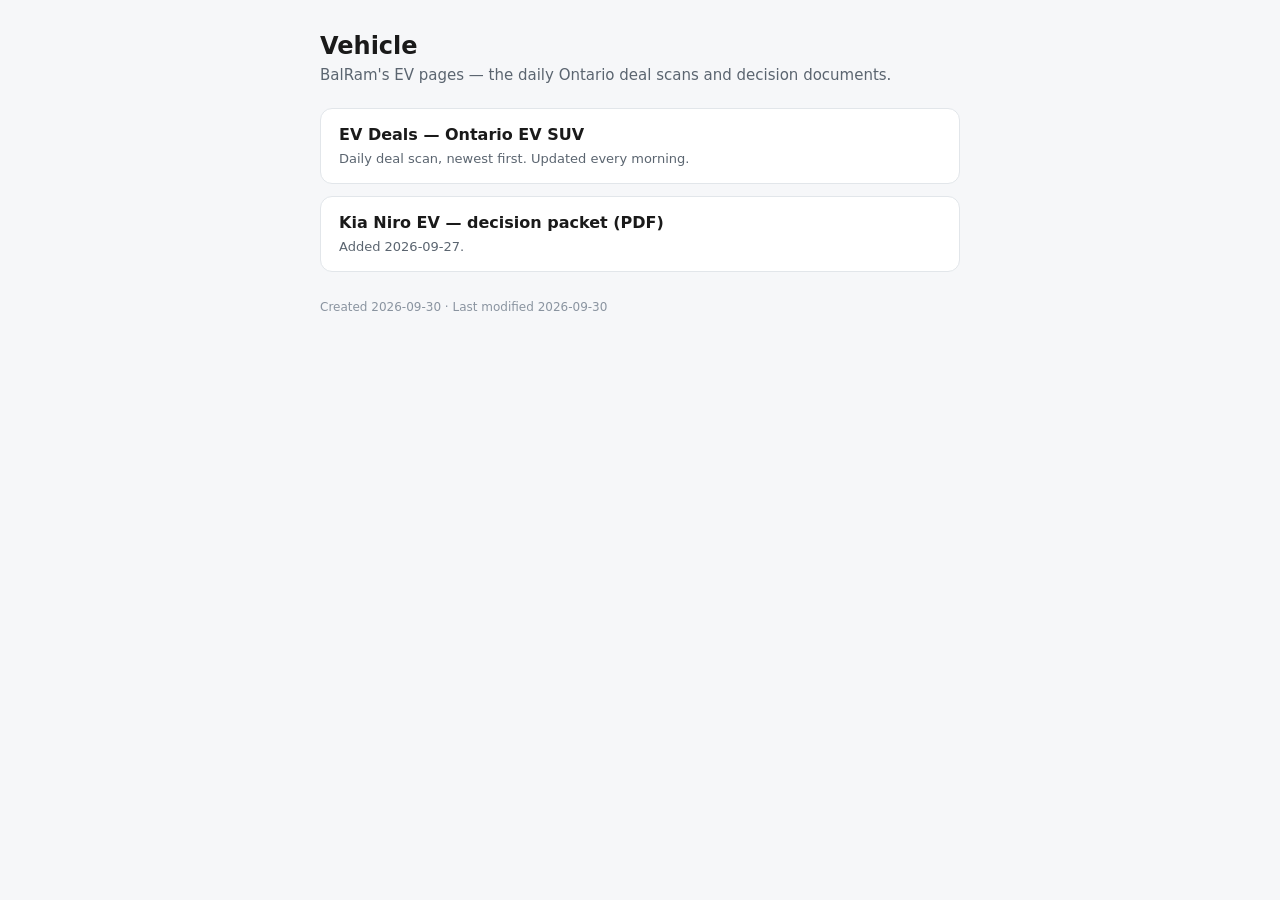
<file: index.html>
<!DOCTYPE html>
<html lang="en">
<head>
<meta charset="utf-8">
<meta name="viewport" content="width=device-width, initial-scale=1">
<title>Vehicle — EV pages</title>
<style>
:root{color-scheme:light dark}
body{font-family:system-ui,-apple-system,"Segoe UI",Roboto,sans-serif;margin:0;background:#f6f7f9;color:#1a1a1a}
.wrap{max-width:640px;margin:0 auto;padding:32px 20px}
h1{font-size:24px;margin:0 0 6px}
.lede{color:#5b6570;margin:0 0 24px;font-size:15px}
.card{display:block;background:#fff;border:1px solid #e2e6ea;border-radius:12px;padding:16px 18px;margin:0 0 12px;text-decoration:none;color:inherit}
.card:hover{border-color:#0a84ff}
.card b{font-size:16px;display:block;margin-bottom:4px}
.card span{font-size:13px;color:#5b6570}
.meta{font-size:12px;color:#8a94a0;margin-top:28px}
@media (prefers-color-scheme:dark){body{background:#101214;color:#e8eaec}.card{background:#181b1e;border-color:#2c3136}.card span{color:#9aa4ae}.lede{color:#9aa4ae}.meta{color:#6b747c}}
</style>
</head>
<body>
<div class="wrap">
<h1>Vehicle</h1>
<p class="lede">BalRam's EV pages — the daily Ontario deal scans and decision documents.</p>

<a class="card" href="ev-deals/">
<b>EV Deals — Ontario EV SUV</b>
<span>Daily deal scan, newest first. Updated every morning.</span>
</a>

<a class="card" href="vehicle-niro-ev-decision-packet-documentation.pdf">
<b>Kia Niro EV — decision packet (PDF)</b>
<span>Added 2026-09-27.</span>
</a>

<p class="meta">Created 2026-09-30 · Last modified 2026-09-30</p>
</div>
</body>
</html>
</file>
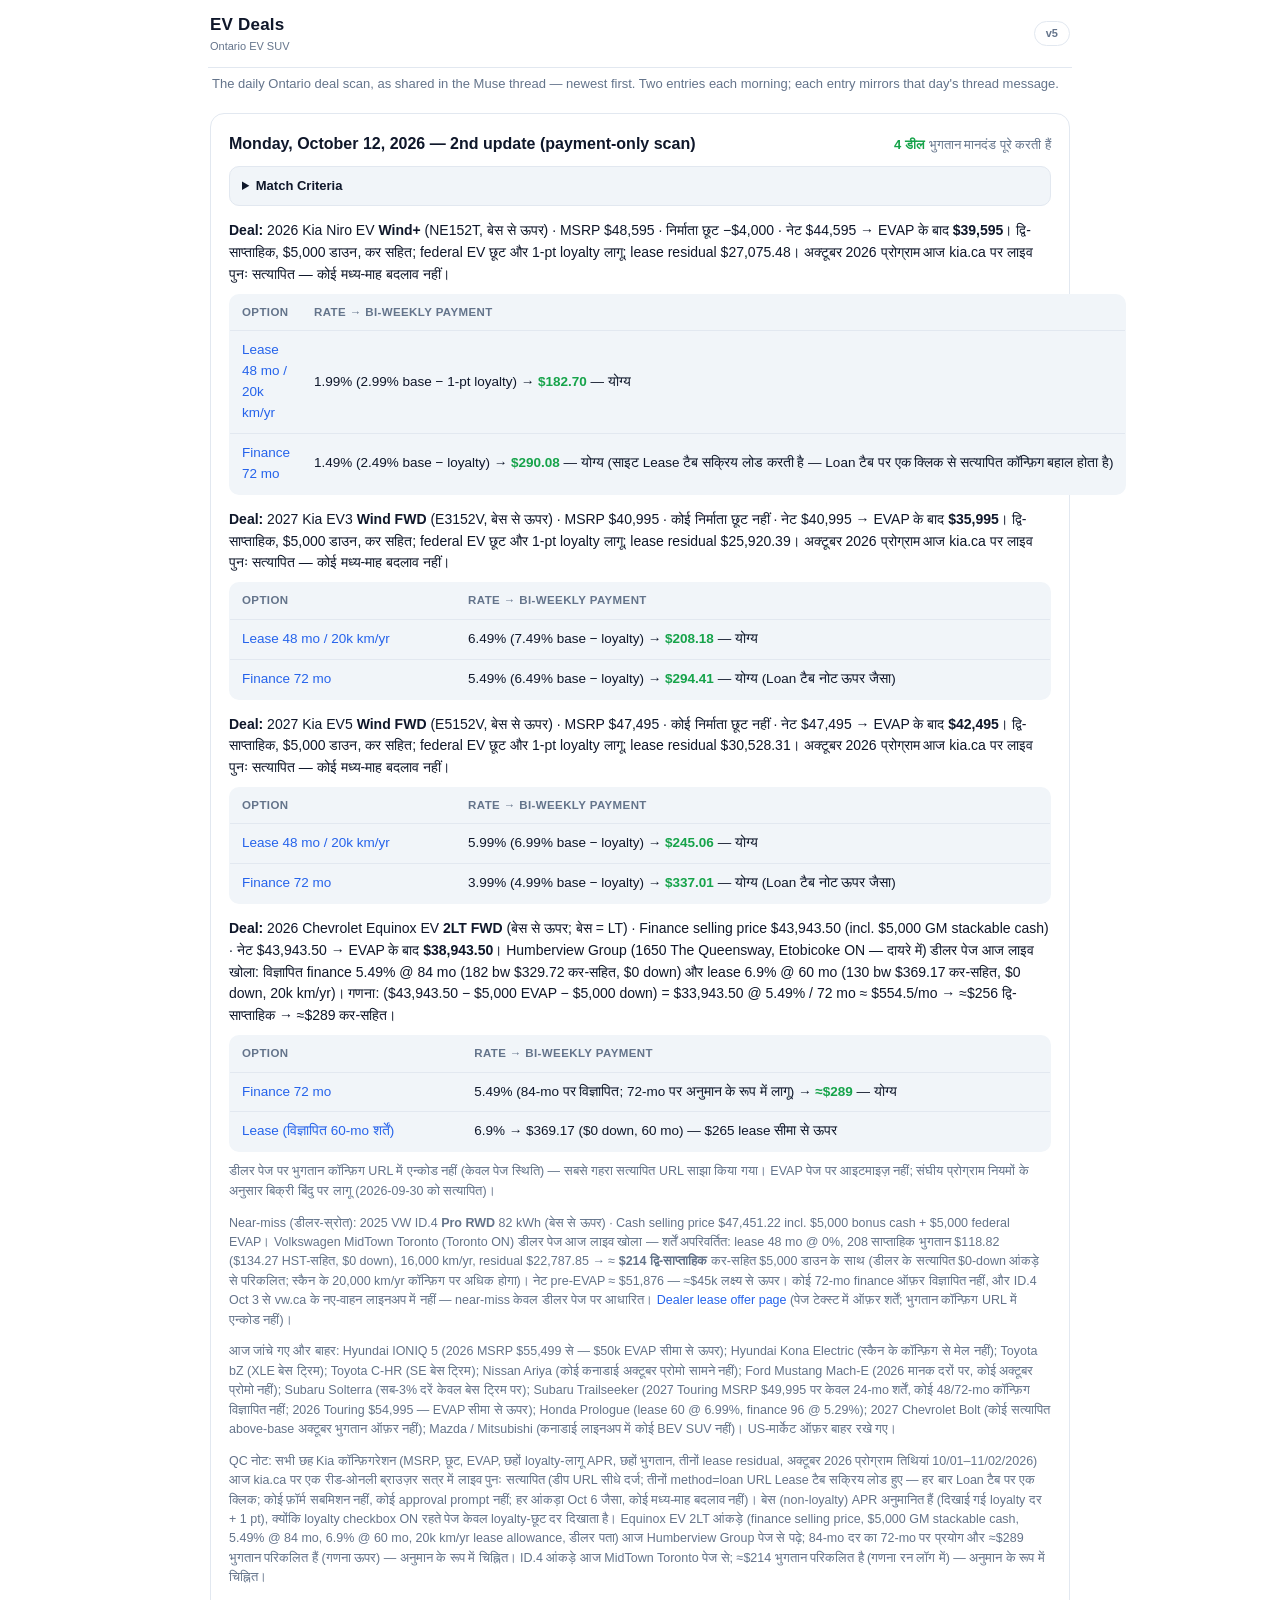
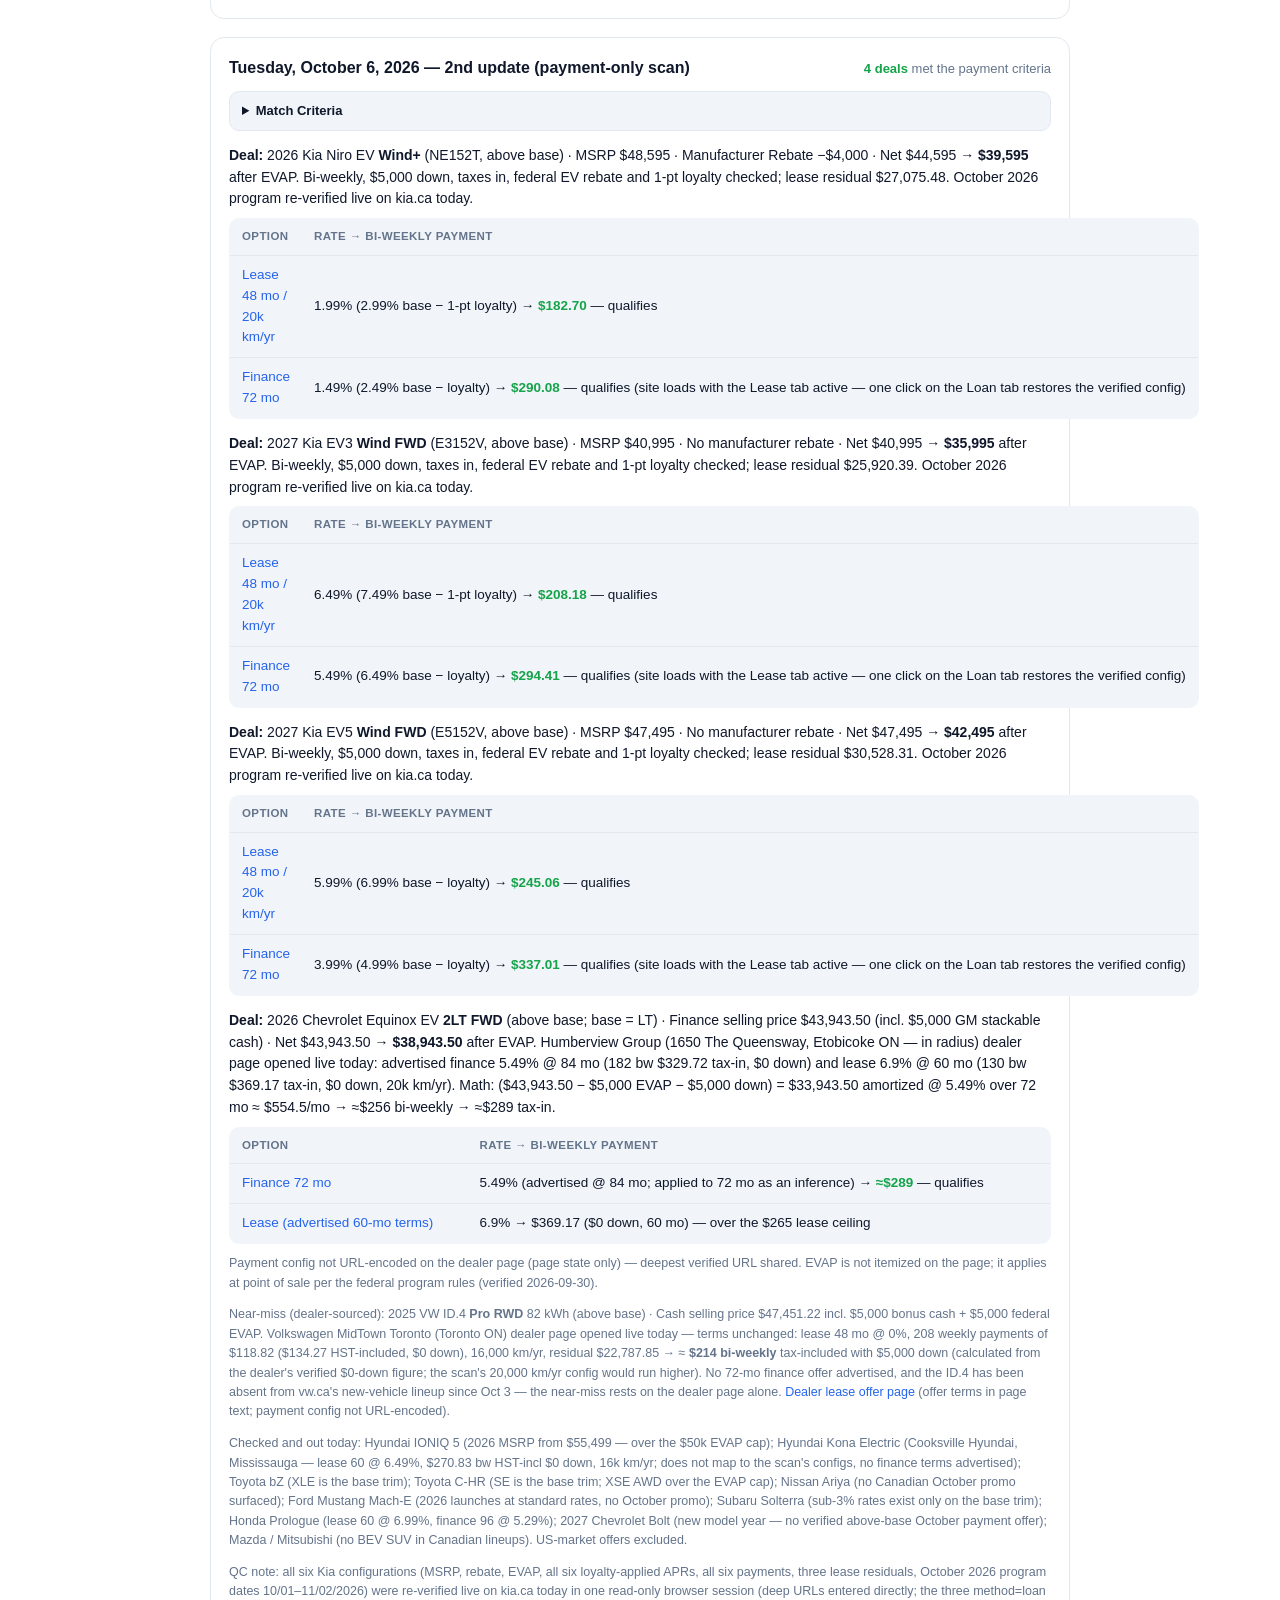
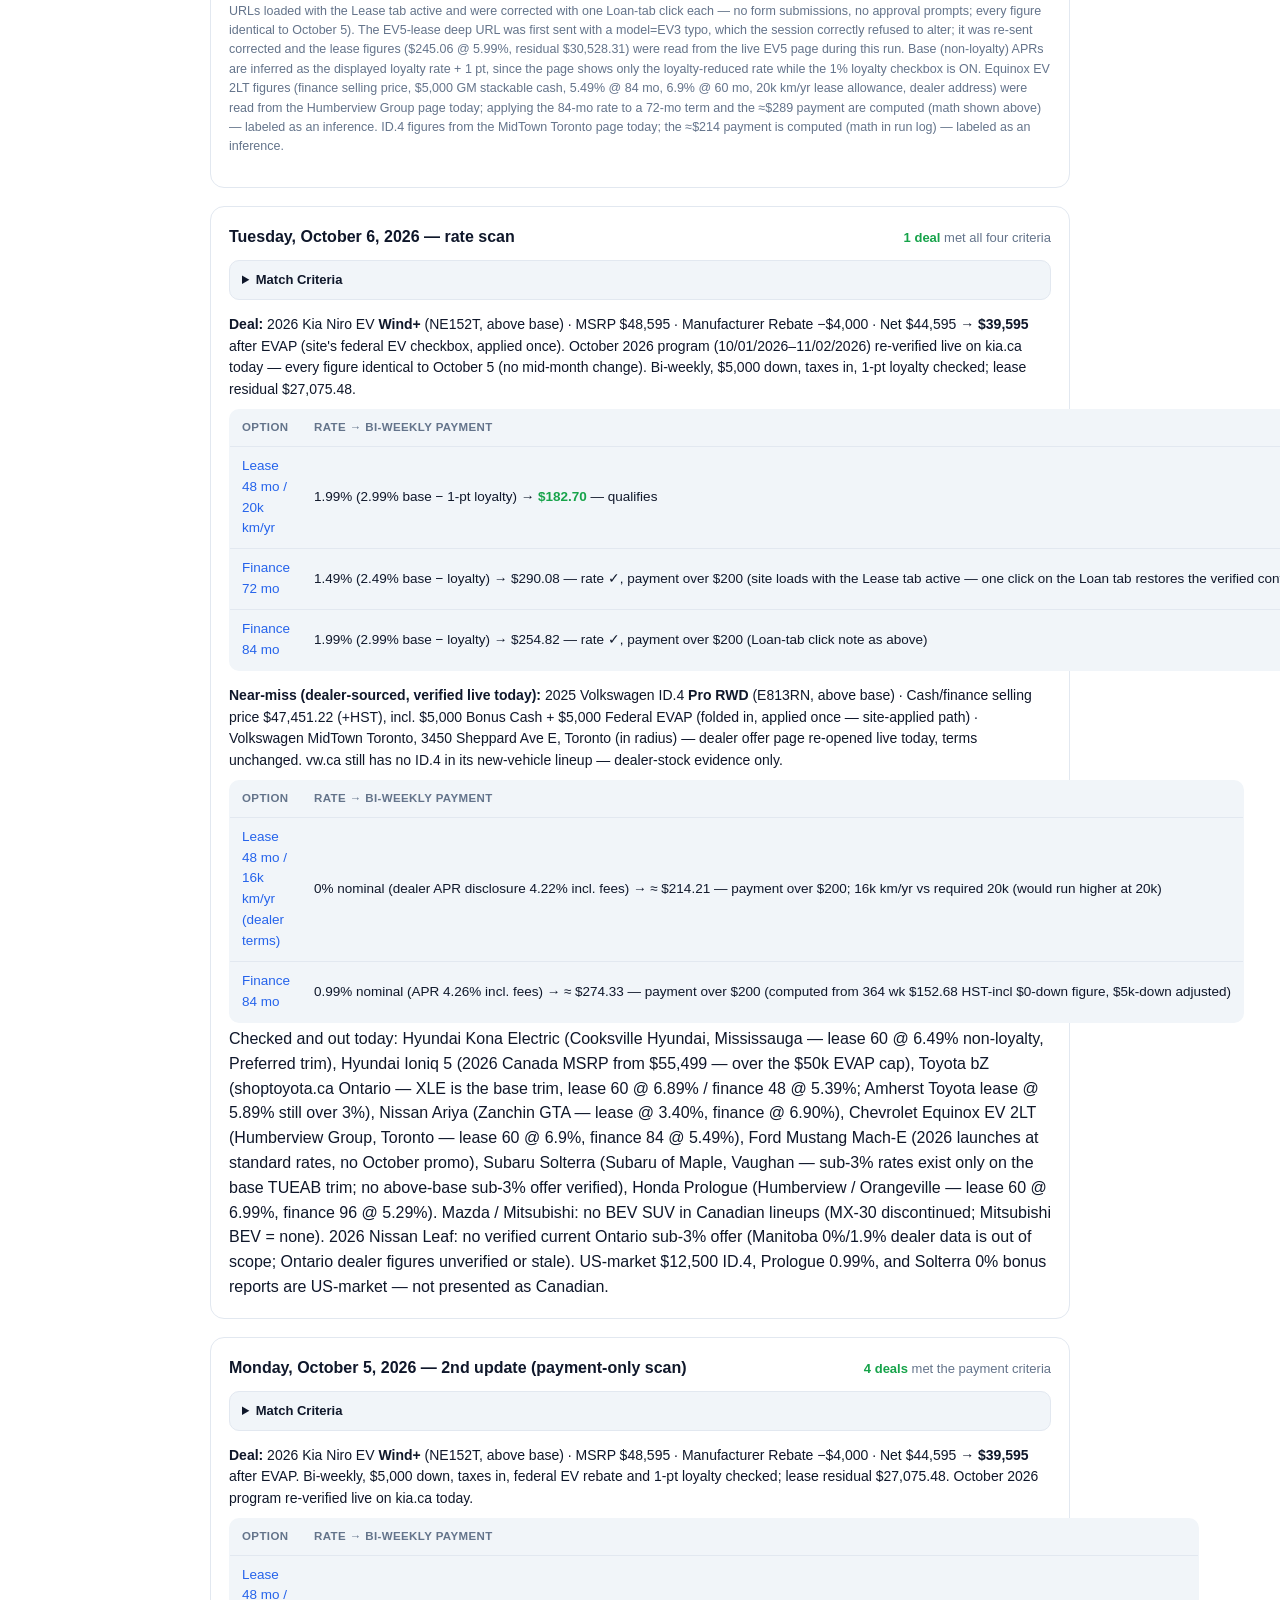
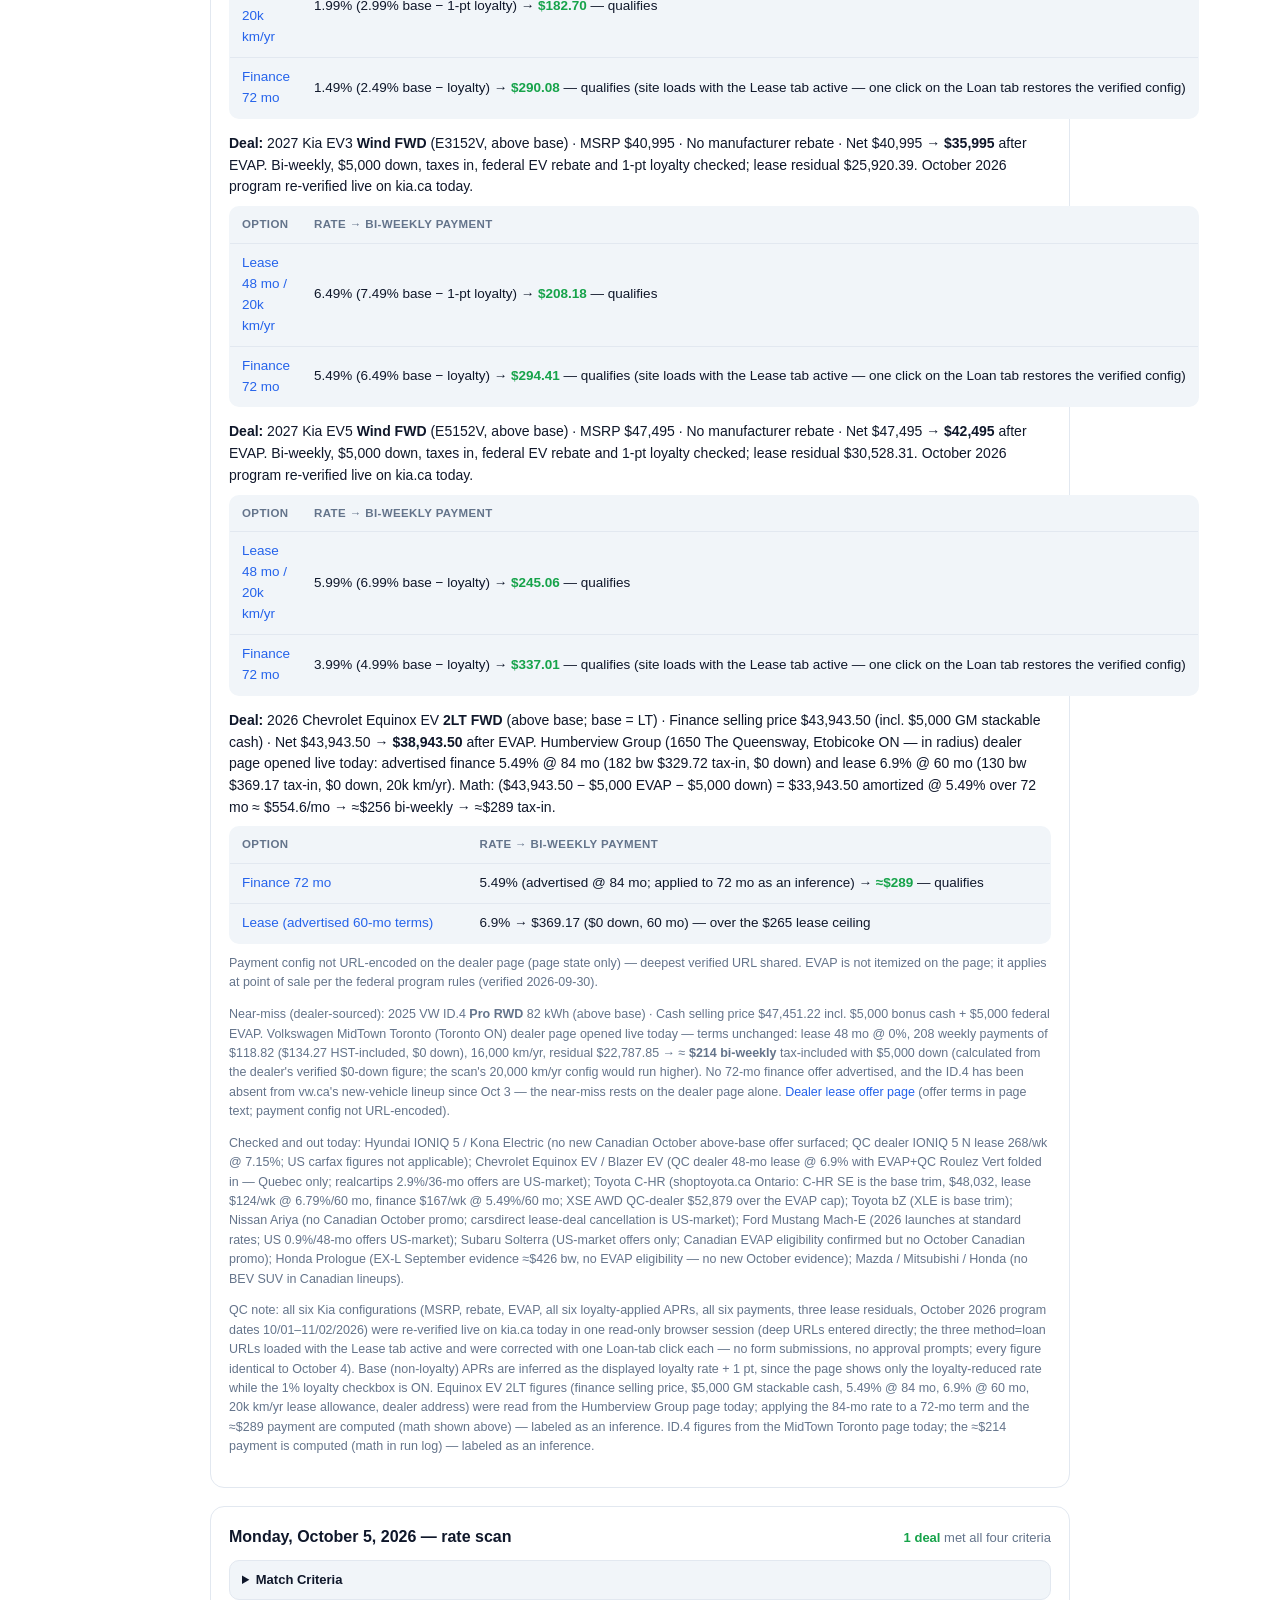
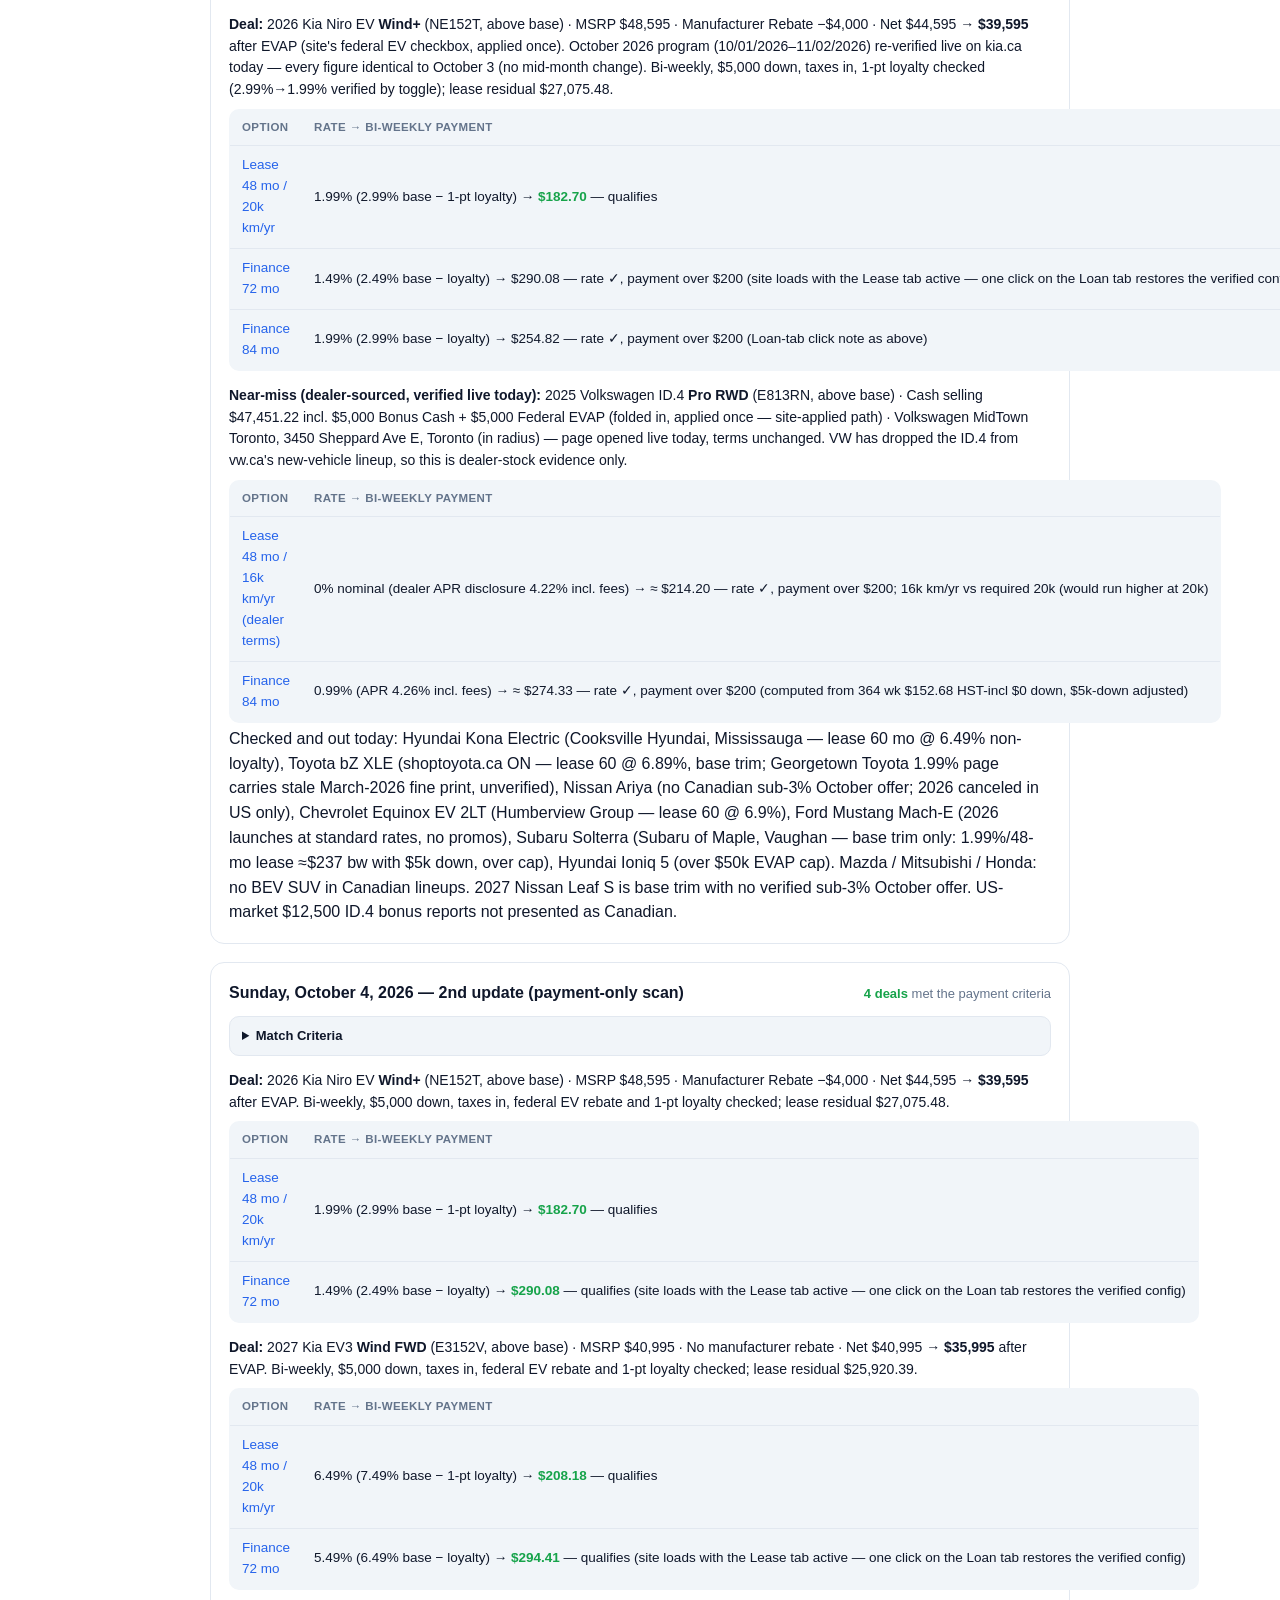
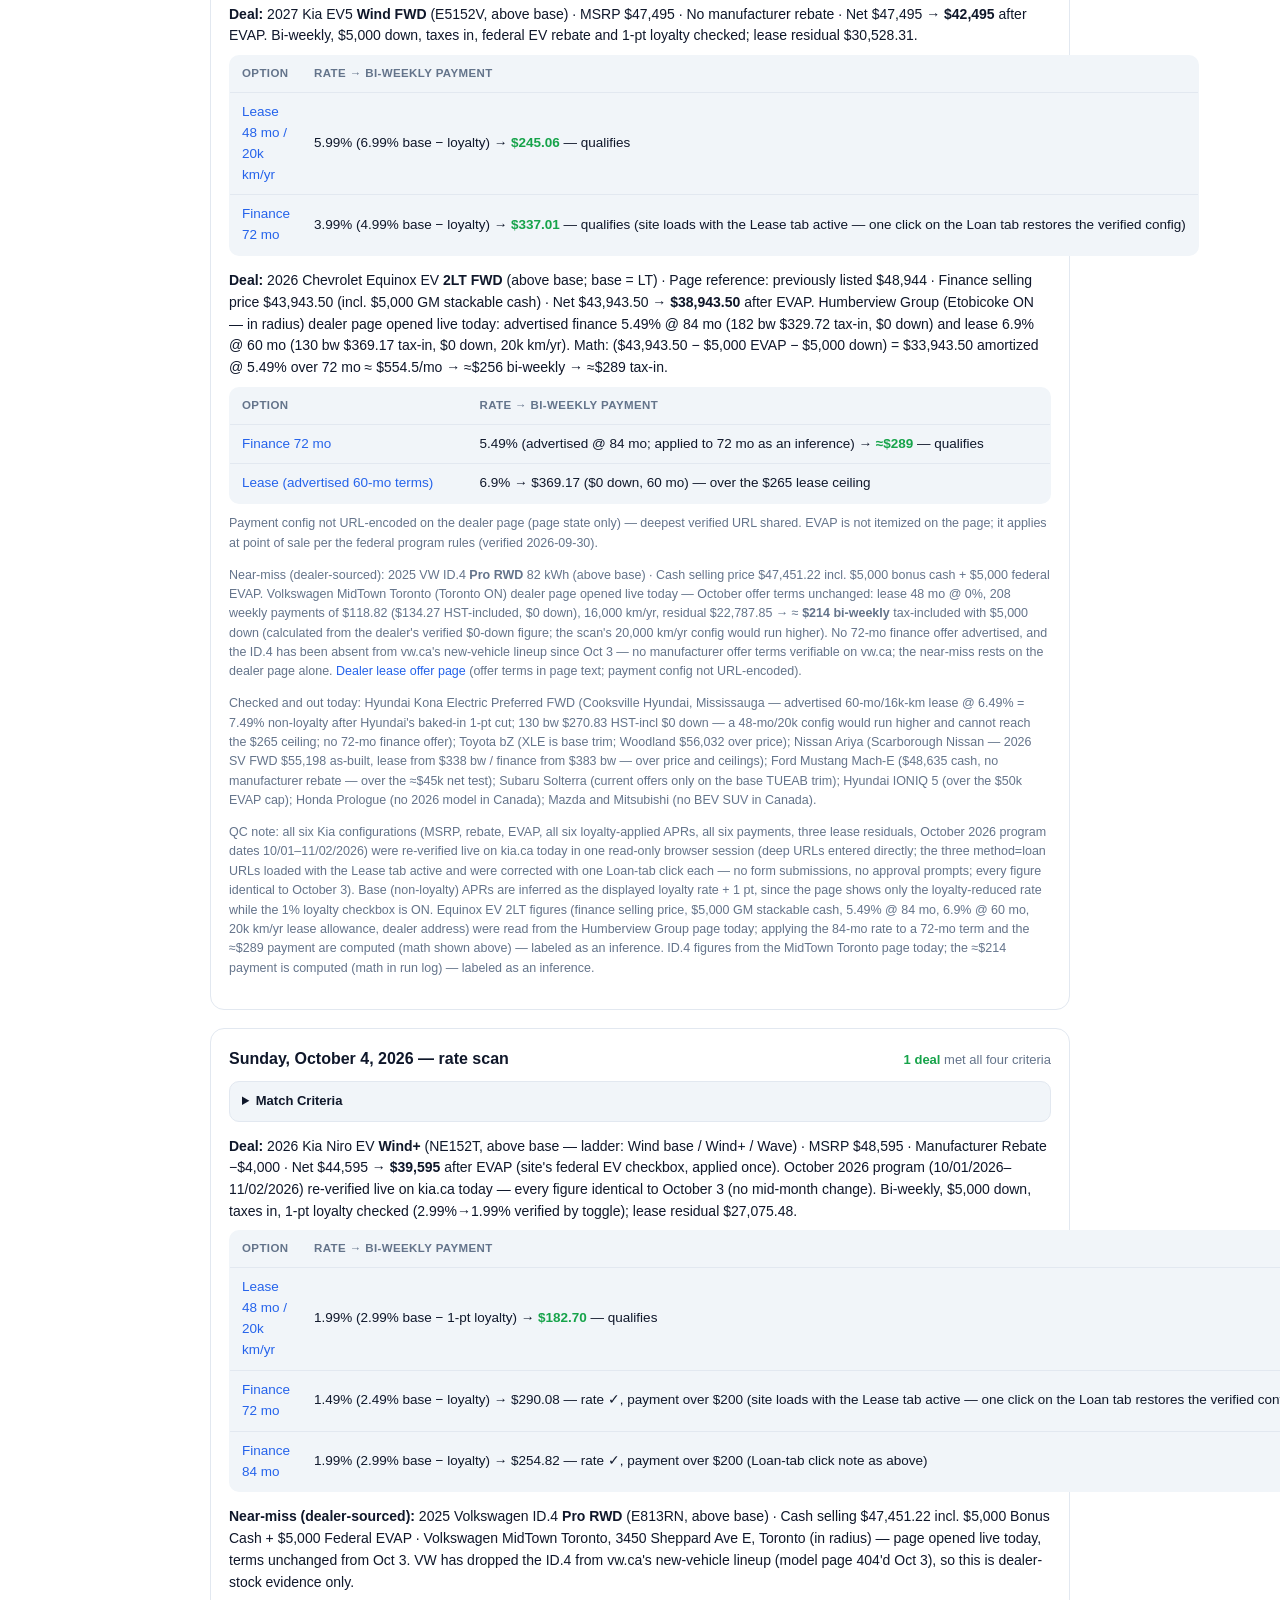
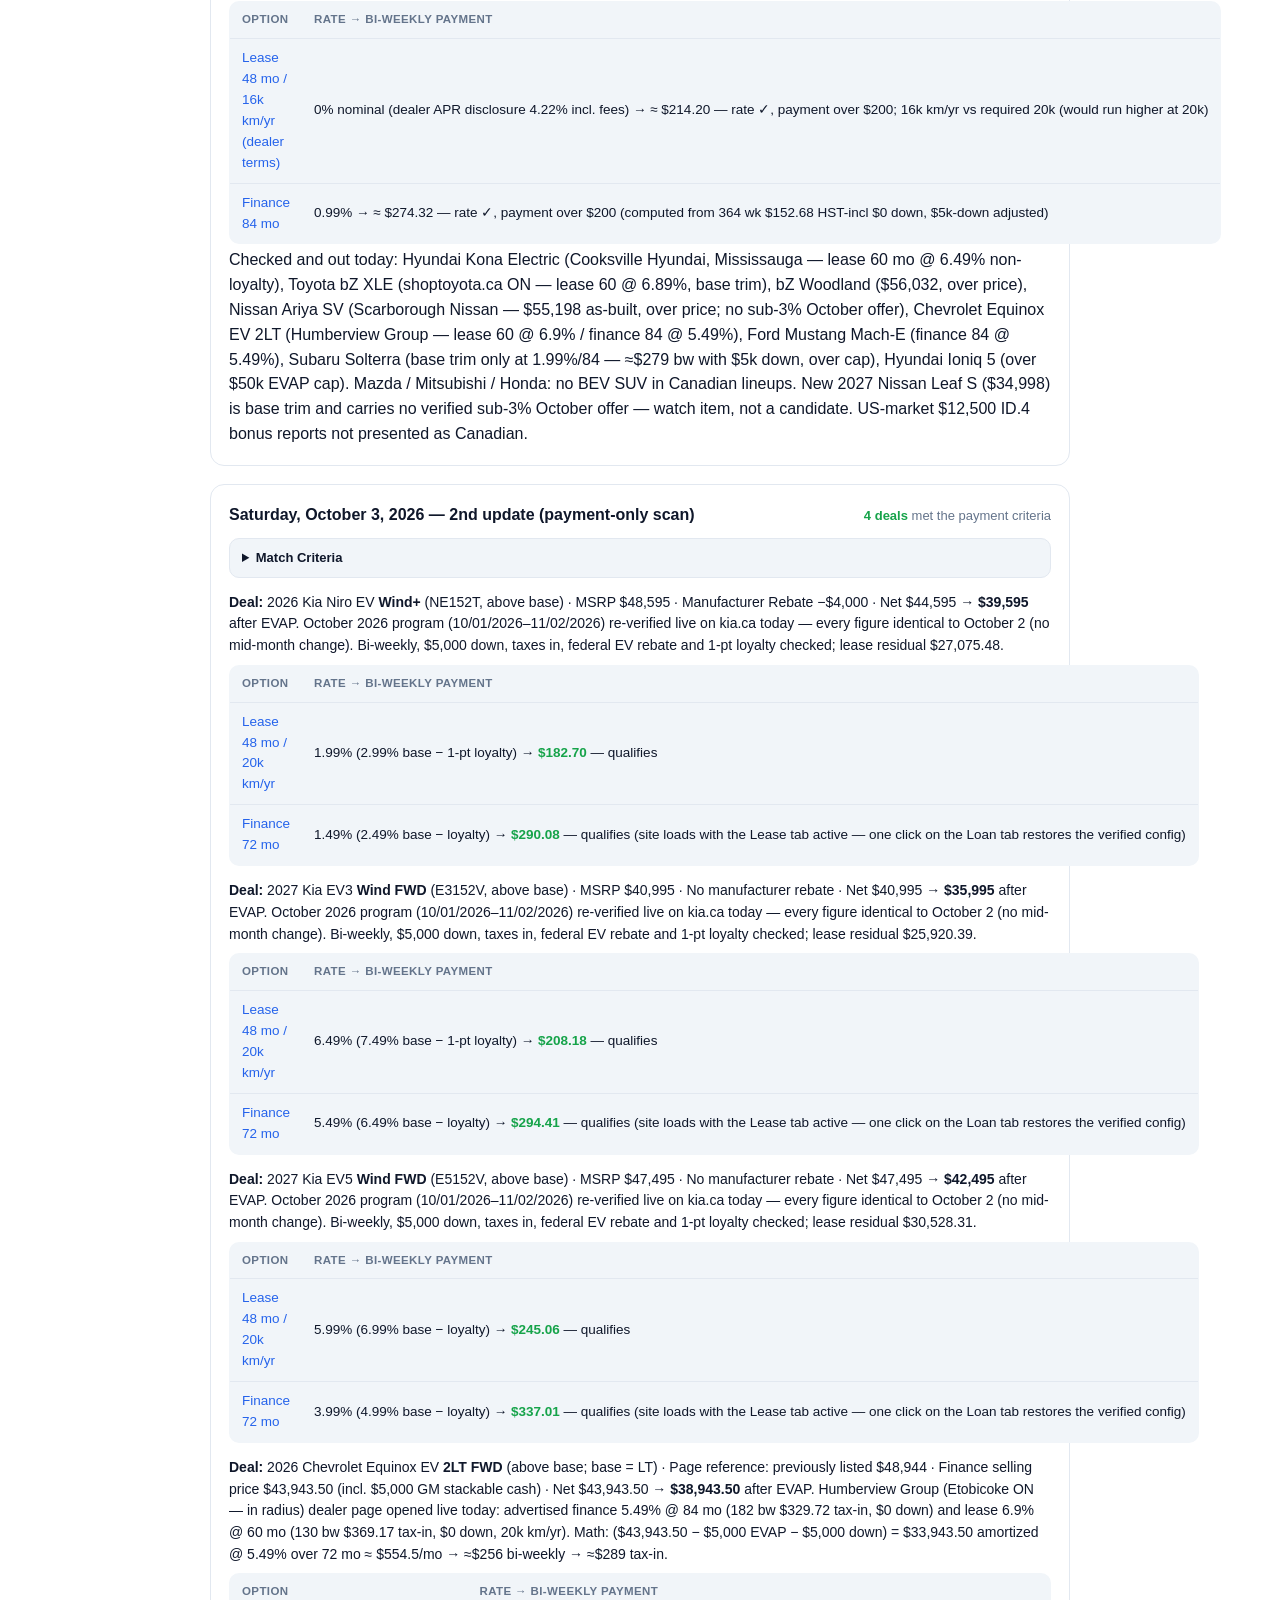
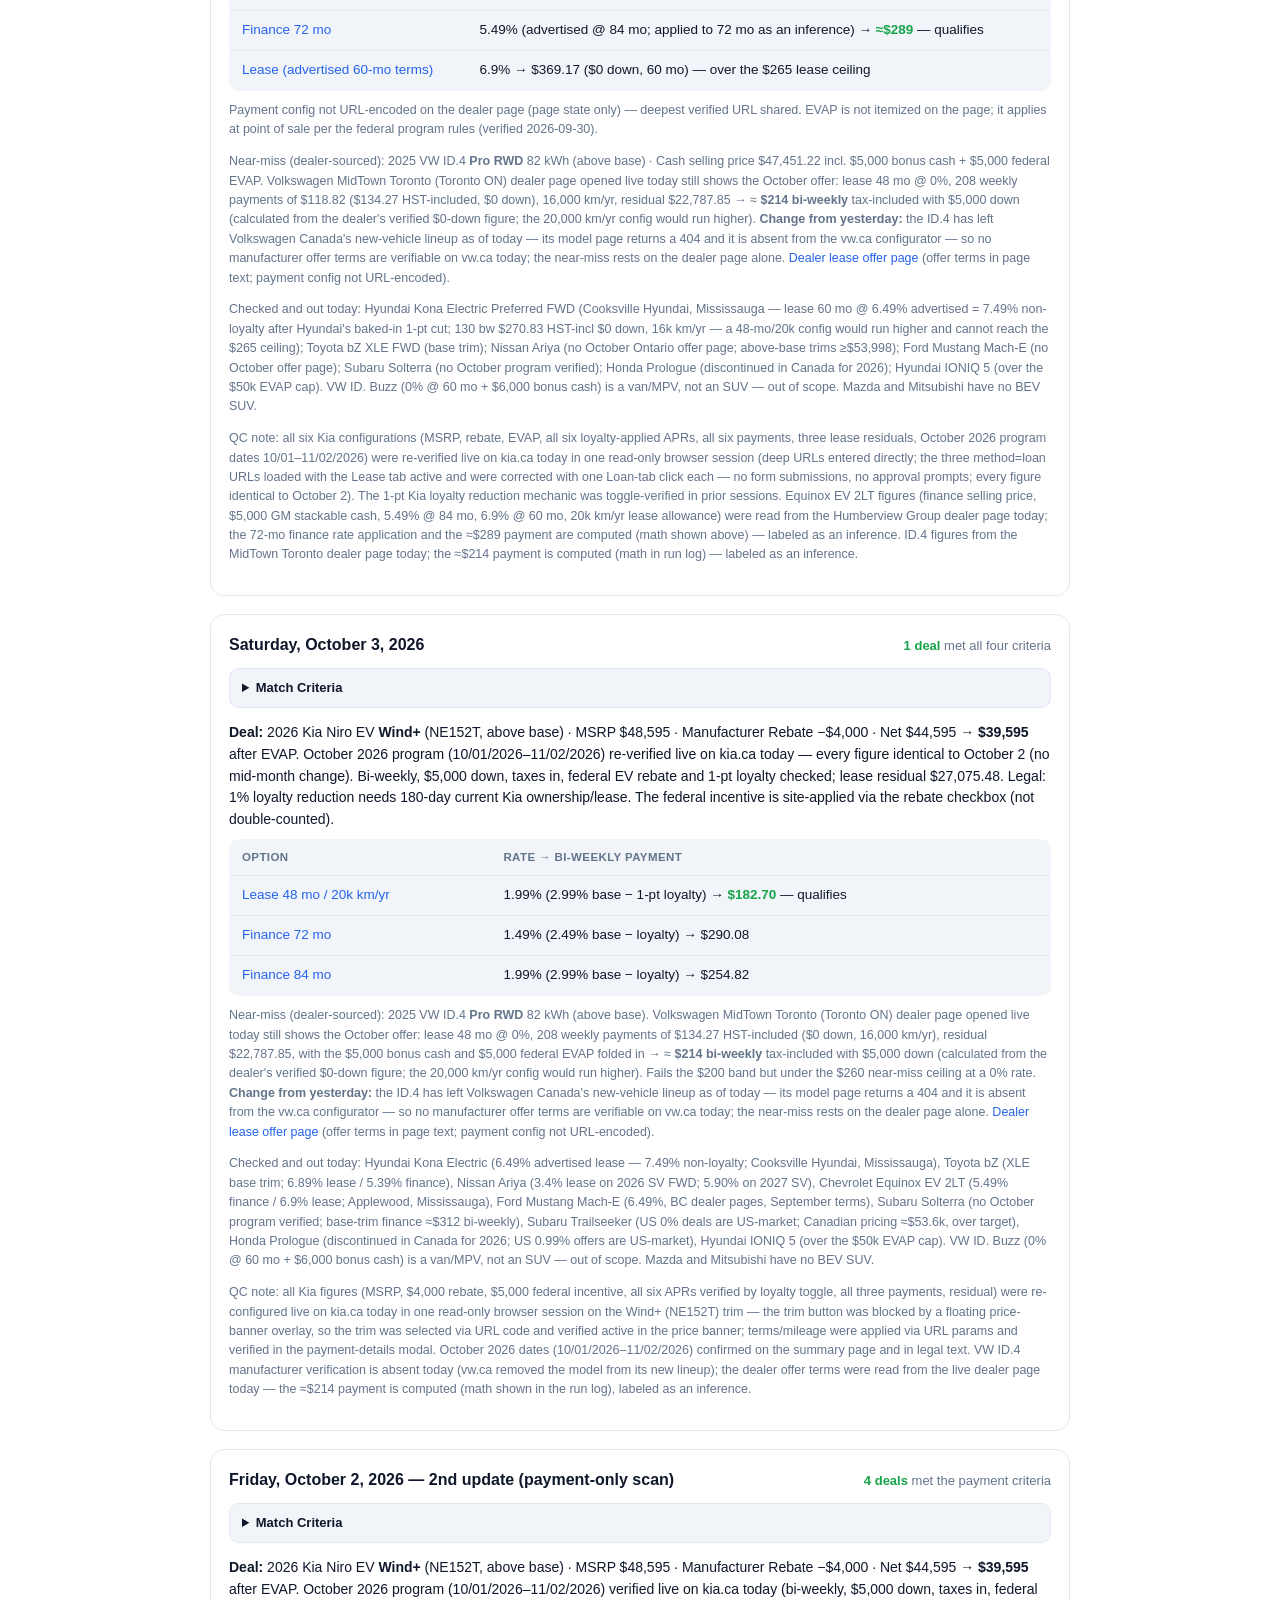
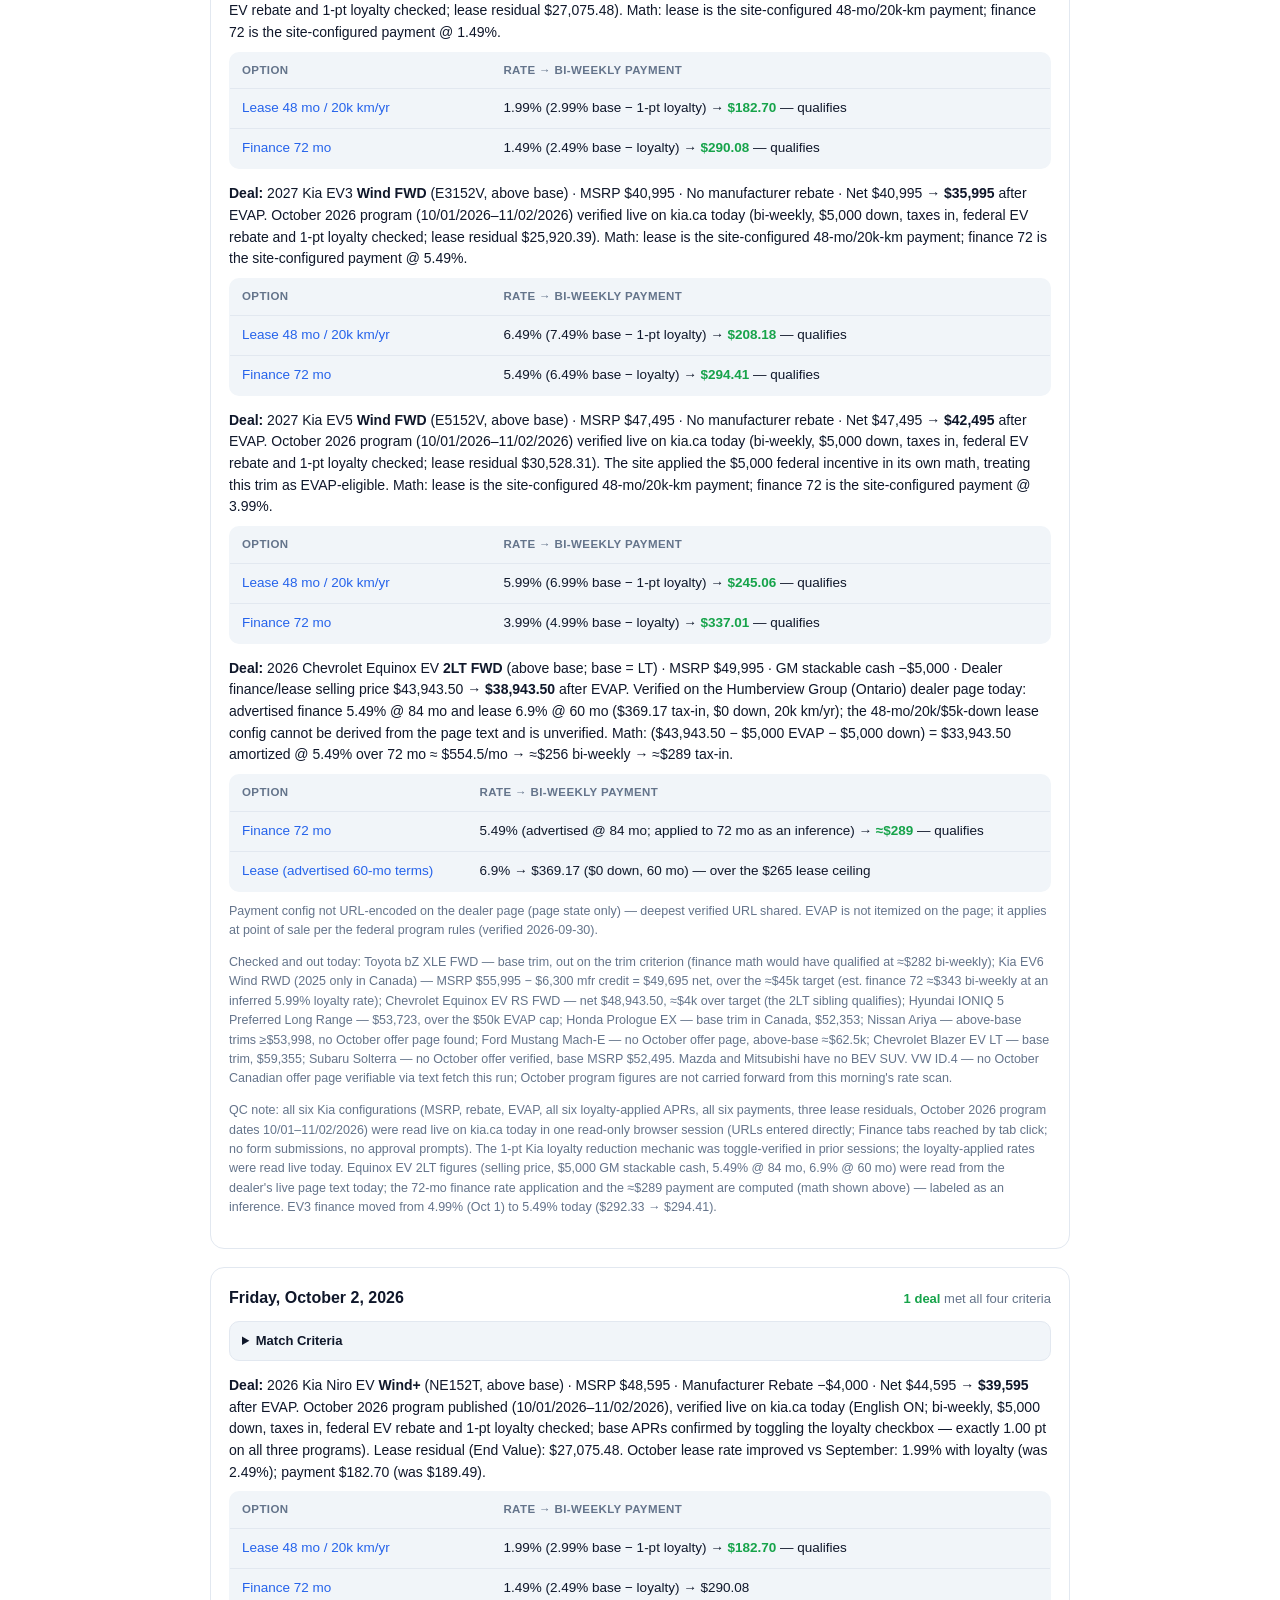
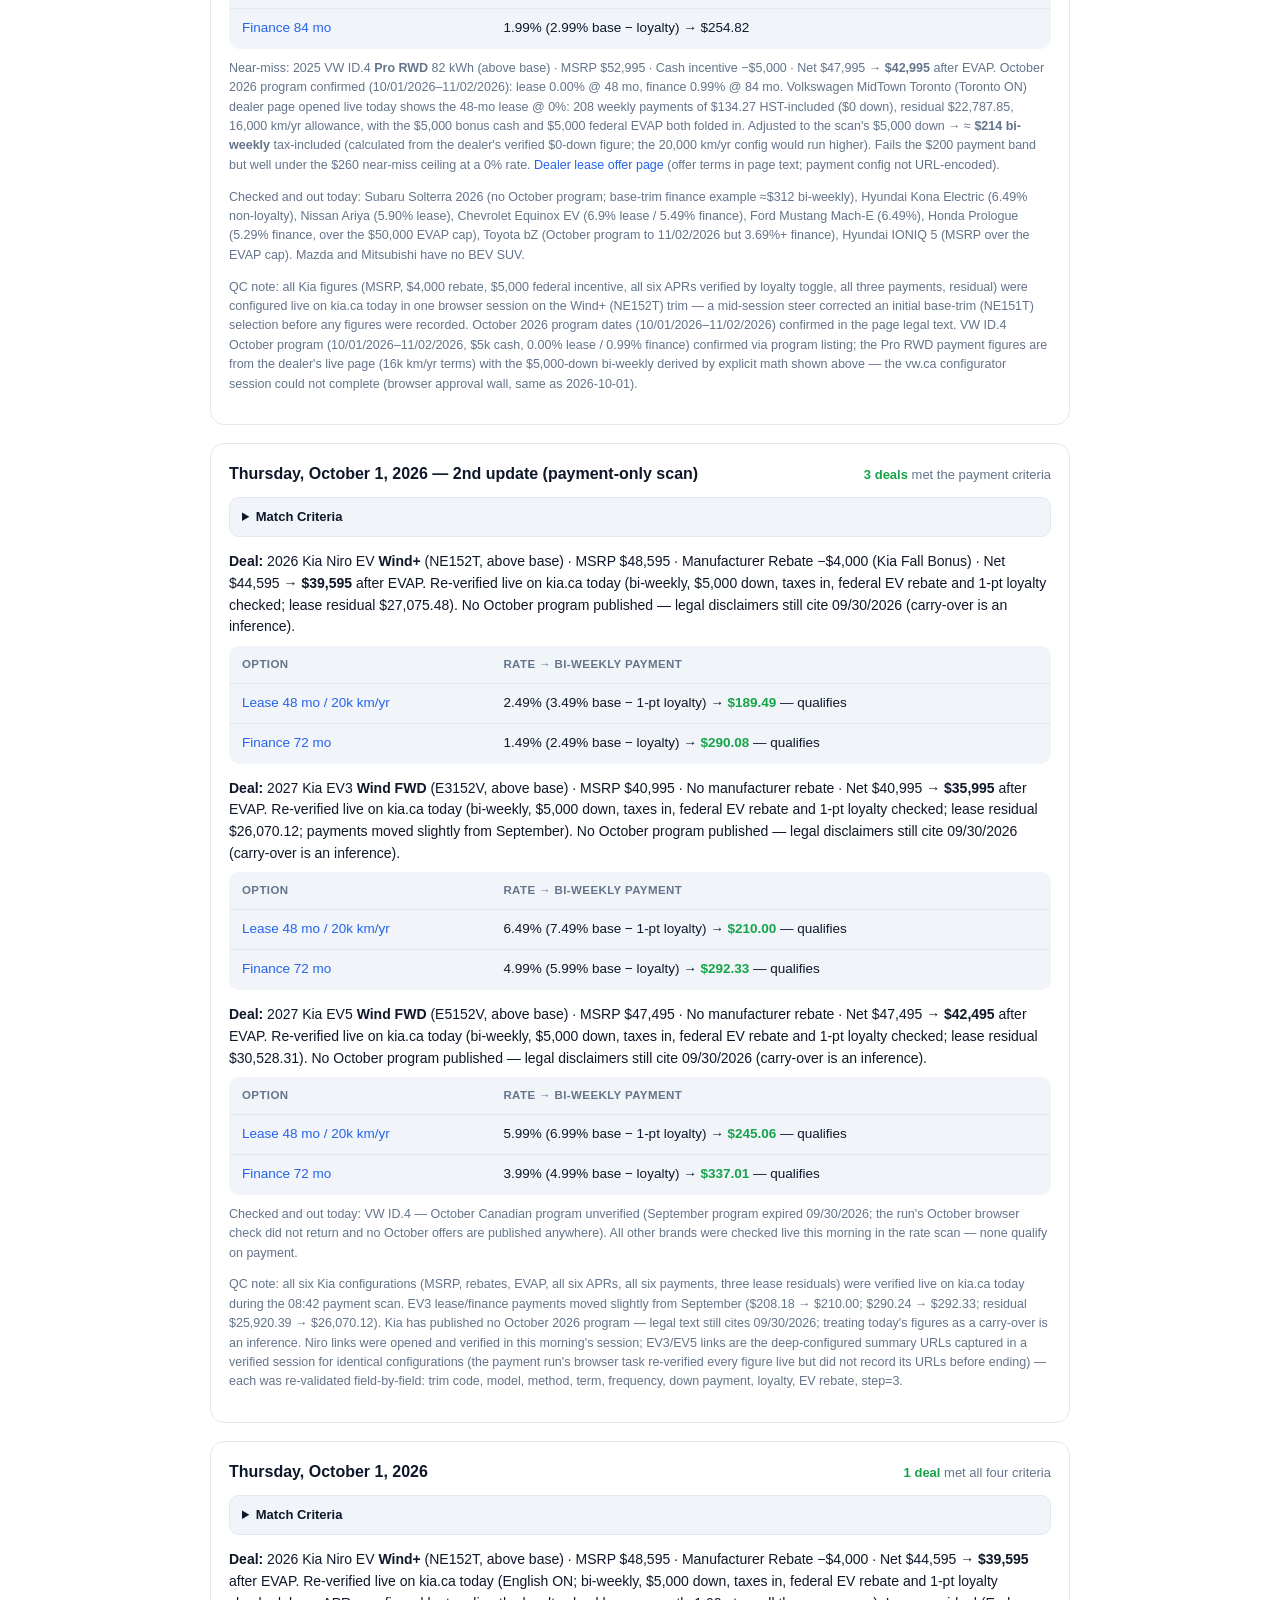
<file: ev-deals/index.html>
<!DOCTYPE html>
<html lang="en">
<head>
<meta charset="utf-8">
<meta name="viewport" content="width=device-width, initial-scale=1">
<title>EV Deals — Ontario EV SUV daily deals</title>
<link rel="stylesheet" href="assets/ev-deals.css">
</head>
<body>
<div class="wrap">

<header class="topbar">
  <div class="brand">EV Deals<small>Ontario EV SUV</small></div>
  <span class="ver">v5</span>
</header>
<p class="lede">The daily Ontario deal scan, as shared in the Muse thread — newest first. Two entries each morning; each entry mirrors that day's thread message.</p>

<!-- NEWEST ENTRY GOES DIRECTLY BELOW THIS LINE -->
<article class="day" id="d2026-10-12-b">
  <header>
    <h2>Monday, October 12, 2026 &mdash; 2nd update (payment-only scan)</h2>
    <span class="verdict"><b>4 डील</b> भुगतान मानदंड पूरे करती हैं</span>
  </header>

  <details class="static">
    <summary>Match Criteria</summary>
    <table>
      <tr><td class="k">क्षेत्र (Region)</td><td>Ontario</td></tr>
      <tr><td class="k">डाउन पेमेंट</td><td>$5,000</td></tr>
      <tr><td class="k">भुगतान आवृत्ति</td><td>द्वि-साप्ताहिक, कर सहित</td></tr>
      <tr><td class="k">Lease कॉन्फ़िग</td><td>48 महीने &middot; 20,000 km/वर्ष</td></tr>
      <tr><td class="k">Finance कॉन्फ़िग</td><td>72 महीने</td></tr>
      <tr><td class="k">योग्यता दर</td><td>कोई नहीं &mdash; APR केवल संदर्भ के लिए</td></tr>
      <tr><td class="k">योग्य lease भुगतान</td><td>&le; $265 द्वि-साप्ताहिक</td></tr>
      <tr><td class="k">योग्य finance भुगतान</td><td>&le; $365 द्वि-साप्ताहिक</td></tr>
      <tr><td class="k">नेट कीमत लक्ष्य</td><td>&asymp; $45k निर्माता छूट के बाद</td></tr>
      <tr><td class="k">ट्रिम</td><td>बेस से ऊपर</td></tr>
      <tr><td class="k">वाहन दायरा</td><td>केवल EV &mdash; कोई PHEV या हाइब्रिड नहीं</td></tr>
      <tr><td class="k">संघीय EV प्रोत्साहन</td><td>$5,000 (final transaction value &le; $50,000 वाले BEV; कनाडा-निर्मित छूट), भुगतानों में शामिल</td></tr>
      <tr><td class="k">Loyalty दर</td><td>केवल Kia (खरीदार पात्र)</td></tr>
      <tr><td class="k">ऑफ़र अवधि</td><td>अक्टूबर 2026 प्रोग्राम (Kia: 10/01/2026&ndash;11/02/2026; आज सभी छह Kia कॉन्फ़िगरेशन kia.ca पर लाइव पुनः सत्यापित &mdash; कोई मध्य-माह बदलाव नहीं; Equinox EV + ID.4 डीलर पेज आज लाइव फिर खोले गए, शर्तें अपरिवर्तित)</td></tr>
    </table>
  </details>

  <div class="deal">
    <div class="deal-head"><strong>Deal:</strong> 2026 Kia Niro EV <strong>Wind+</strong> (NE152T, बेस से ऊपर) &middot; MSRP $48,595 &middot; निर्माता छूट &minus;$4,000 &middot; नेट $44,595 &rarr; EVAP के बाद <strong>$39,595</strong>। द्वि-साप्ताहिक, $5,000 डाउन, कर सहित; federal EV छूट और 1-pt loyalty लागू; lease residual $27,075.48। अक्टूबर 2026 प्रोग्राम आज kia.ca पर लाइव पुनः सत्यापित &mdash; कोई मध्य-माह बदलाव नहीं।</div>
    <table class="opts">
      <tr><th>Option</th><th>Rate &rarr; bi-weekly payment</th></tr>
      <tr>
        <td><a href="https://www.kia.ca/en/shopping-tools/build-and-price?currentVehicleTrimCode=NE152T&amp;evChargers=&amp;exteriorColourCode=SWP&amp;interiorColourCode=WK&amp;paymentFrequency=BIWEEKLY&amp;kilometerAllowance=KMALL20&amp;loanTerm=72&amp;leaseTerm=48&amp;yearCashCustomize=5&amp;loanCashYrRange=24000&amp;method=lease&amp;engineType=EV&amp;isDeliveryAndDestination=true&amp;step=3&amp;currentVehiclePkgCode=+&amp;model=Niro+EV&amp;year=2026&amp;isElectric=true&amp;isElectricRebate=true&amp;includeTaxes=true&amp;downPayment=5000&amp;isLoyaltyRate=true">Lease 48 mo / 20k km/yr</a></td>
        <td class="pay">1.99% (2.99% base &minus; 1-pt loyalty) &rarr; <span class="qual">$182.70</span> &mdash; योग्य</td>
      </tr>
      <tr>
        <td><a href="https://www.kia.ca/en/shopping-tools/build-and-price?currentVehicleTrimCode=NE152T&amp;evChargers=&amp;exteriorColourCode=SWP&amp;interiorColourCode=WK&amp;paymentFrequency=BIWEEKLY&amp;kilometerAllowance=KMALL20&amp;loanTerm=72&amp;leaseTerm=48&amp;yearCashCustomize=5&amp;loanCashYrRange=24000&amp;method=loan&amp;engineType=EV&amp;isDeliveryAndDestination=true&amp;step=3&amp;currentVehiclePkgCode=+&amp;model=Niro+EV&amp;year=2026&amp;isElectric=true&amp;isElectricRebate=true&amp;includeTaxes=true&amp;downPayment=5000&amp;isLoyaltyRate=true">Finance 72 mo</a></td>
        <td class="pay">1.49% (2.49% base &minus; loyalty) &rarr; <span class="qual">$290.08</span> &mdash; योग्य (साइट Lease टैब सक्रिय लोड करती है &mdash; Loan टैब पर एक क्लिक से सत्यापित कॉन्फ़िग बहाल होता है)</td>
      </tr>
    </table>
  </div>

  <div class="deal">
    <div class="deal-head"><strong>Deal:</strong> 2027 Kia EV3 <strong>Wind FWD</strong> (E3152V, बेस से ऊपर) &middot; MSRP $40,995 &middot; कोई निर्माता छूट नहीं &middot; नेट $40,995 &rarr; EVAP के बाद <strong>$35,995</strong>। द्वि-साप्ताहिक, $5,000 डाउन, कर सहित; federal EV छूट और 1-pt loyalty लागू; lease residual $25,920.39। अक्टूबर 2026 प्रोग्राम आज kia.ca पर लाइव पुनः सत्यापित &mdash; कोई मध्य-माह बदलाव नहीं।</div>
    <table class="opts">
      <tr><th>Option</th><th>Rate &rarr; bi-weekly payment</th></tr>
      <tr>
        <td><a href="https://www.kia.ca/en/shopping-tools/build-and-price?currentVehicleTrimCode=E3152V&amp;evChargers=&amp;exteriorColourCode=ABP&amp;interiorColourCode=ELG&amp;paymentFrequency=BIWEEKLY&amp;kilometerAllowance=KMALL20&amp;loanTerm=72&amp;leaseTerm=48&amp;yearCashCustomize=5&amp;loanCashYrRange=24000&amp;method=lease&amp;engineType=EV&amp;isDeliveryAndDestination=true&amp;step=3&amp;currentVehiclePkgCode=+&amp;model=EV3&amp;year=2027&amp;isElectric=true&amp;isElectricRebate=true&amp;includeTaxes=true&amp;downPayment=5000&amp;isLoyaltyRate=true">Lease 48 mo / 20k km/yr</a></td>
        <td class="pay">6.49% (7.49% base &minus; loyalty) &rarr; <span class="qual">$208.18</span> &mdash; योग्य</td>
      </tr>
      <tr>
        <td><a href="https://www.kia.ca/en/shopping-tools/build-and-price?currentVehicleTrimCode=E3152V&amp;evChargers=&amp;exteriorColourCode=ABP&amp;interiorColourCode=ELG&amp;paymentFrequency=BIWEEKLY&amp;kilometerAllowance=KMALL20&amp;loanTerm=72&amp;leaseTerm=48&amp;yearCashCustomize=5&amp;loanCashYrRange=24000&amp;method=loan&amp;engineType=EV&amp;isDeliveryAndDestination=true&amp;step=3&amp;currentVehiclePkgCode=+&amp;model=EV3&amp;year=2027&amp;isElectric=true&amp;isElectricRebate=true&amp;includeTaxes=true&amp;downPayment=5000&amp;isLoyaltyRate=true">Finance 72 mo</a></td>
        <td class="pay">5.49% (6.49% base &minus; loyalty) &rarr; <span class="qual">$294.41</span> &mdash; योग्य (Loan टैब नोट ऊपर जैसा)</td>
      </tr>
    </table>
  </div>

  <div class="deal">
    <div class="deal-head"><strong>Deal:</strong> 2027 Kia EV5 <strong>Wind FWD</strong> (E5152V, बेस से ऊपर) &middot; MSRP $47,495 &middot; कोई निर्माता छूट नहीं &middot; नेट $47,495 &rarr; EVAP के बाद <strong>$42,495</strong>। द्वि-साप्ताहिक, $5,000 डाउन, कर सहित; federal EV छूट और 1-pt loyalty लागू; lease residual $30,528.31। अक्टूबर 2026 प्रोग्राम आज kia.ca पर लाइव पुनः सत्यापित &mdash; कोई मध्य-माह बदलाव नहीं।</div>
    <table class="opts">
      <tr><th>Option</th><th>Rate &rarr; bi-weekly payment</th></tr>
      <tr>
        <td><a href="https://www.kia.ca/en/shopping-tools/build-and-price?currentVehicleTrimCode=E5152V&amp;evChargers=&amp;exteriorColourCode=SWP&amp;interiorColourCode=OVS&amp;paymentFrequency=BIWEEKLY&amp;kilometerAllowance=KMALL20&amp;loanTerm=72&amp;leaseTerm=48&amp;yearCashCustomize=5&amp;loanCashYrRange=24000&amp;method=lease&amp;engineType=EV&amp;isDeliveryAndDestination=true&amp;step=3&amp;currentVehiclePkgCode=+&amp;model=EV5&amp;year=2027&amp;isElectric=true&amp;isElectricRebate=true&amp;includeTaxes=true&amp;downPayment=5000&amp;isLoyaltyRate=true">Lease 48 mo / 20k km/yr</a></td>
        <td class="pay">5.99% (6.99% base &minus; loyalty) &rarr; <span class="qual">$245.06</span> &mdash; योग्य</td>
      </tr>
      <tr>
        <td><a href="https://www.kia.ca/en/shopping-tools/build-and-price?currentVehicleTrimCode=E5152V&amp;evChargers=&amp;exteriorColourCode=SWP&amp;interiorColourCode=OVS&amp;paymentFrequency=BIWEEKLY&amp;kilometerAllowance=KMALL20&amp;loanTerm=72&amp;leaseTerm=48&amp;yearCashCustomize=5&amp;loanCashYrRange=24000&amp;method=loan&amp;engineType=EV&amp;isDeliveryAndDestination=true&amp;step=3&amp;currentVehiclePkgCode=+&amp;model=EV5&amp;year=2027&amp;isElectric=true&amp;isElectricRebate=true&amp;includeTaxes=true&amp;downPayment=5000&amp;isLoyaltyRate=true">Finance 72 mo</a></td>
        <td class="pay">3.99% (4.99% base &minus; loyalty) &rarr; <span class="qual">$337.01</span> &mdash; योग्य (Loan टैब नोट ऊपर जैसा)</td>
      </tr>
    </table>
  </div>

  <div class="deal">
    <div class="deal-head"><strong>Deal:</strong> 2026 Chevrolet Equinox EV <strong>2LT FWD</strong> (बेस से ऊपर; बेस = LT) &middot; Finance selling price $43,943.50 (incl. $5,000 GM stackable cash) &middot; नेट $43,943.50 &rarr; EVAP के बाद <strong>$38,943.50</strong>। Humberview Group (1650 The Queensway, Etobicoke ON &mdash; दायरे में) डीलर पेज आज लाइव खोला: विज्ञापित finance 5.49% @ 84 mo (182 bw $329.72 कर-सहित, $0 down) और lease 6.9% @ 60 mo (130 bw $369.17 कर-सहित, $0 down, 20k km/yr)। गणना: ($43,943.50 &minus; $5,000 EVAP &minus; $5,000 down) = $33,943.50 @ 5.49% / 72 mo &asymp; $554.5/mo &rarr; &asymp;$256 द्वि-साप्ताहिक &rarr; &asymp;$289 कर-सहित।</div>
    <table class="opts">
      <tr><th>Option</th><th>Rate &rarr; bi-weekly payment</th></tr>
      <tr>
        <td><a href="https://www.humberviewgroup.com/en/new-catalog/chevrolet/2026-chevrolet-equinox-ev-2lt-id31544">Finance 72 mo</a></td>
        <td class="pay">5.49% (84-mo पर विज्ञापित; 72-mo पर अनुमान के रूप में लागू) &rarr; <span class="qual">&asymp;$289</span> &mdash; योग्य</td>
      </tr>
      <tr>
        <td><a href="https://www.humberviewgroup.com/en/new-catalog/chevrolet/2026-chevrolet-equinox-ev-2lt-id31544">Lease (विज्ञापित 60-mo शर्तें)</a></td>
        <td class="pay">6.9% &rarr; $369.17 ($0 down, 60 mo) &mdash; $265 lease सीमा से ऊपर</td>
      </tr>
    </table>
    <p class="note">डीलर पेज पर भुगतान कॉन्फ़िग URL में एन्कोड नहीं (केवल पेज स्थिति) &mdash; सबसे गहरा सत्यापित URL साझा किया गया। EVAP पेज पर आइटमाइज़ नहीं; संघीय प्रोग्राम नियमों के अनुसार बिक्री बिंदु पर लागू (2026-09-30 को सत्यापित)।</p>
  </div>

  <p class="note">Near-miss (डीलर-स्रोत): 2025 VW ID.4 <strong>Pro RWD</strong> 82 kWh (बेस से ऊपर) &middot; Cash selling price $47,451.22 incl. $5,000 bonus cash + $5,000 federal EVAP। Volkswagen MidTown Toronto (Toronto ON) डीलर पेज आज लाइव खोला &mdash; शर्तें अपरिवर्तित: lease 48 mo @ 0%, 208 साप्ताहिक भुगतान $118.82 ($134.27 HST-सहित, $0 down), 16,000 km/yr, residual $22,787.85 &rarr; &asymp; <strong>$214 द्वि-साप्ताहिक</strong> कर-सहित $5,000 डाउन के साथ (डीलर के सत्यापित $0-down आंकड़े से परिकलित; स्कैन के 20,000 km/yr कॉन्फ़िग पर अधिक होगा)। नेट pre-EVAP &asymp; $51,876 &mdash; &asymp;$45k लक्ष्य से ऊपर। कोई 72-mo finance ऑफ़र विज्ञापित नहीं, और ID.4 Oct 3 से vw.ca के नए-वाहन लाइनअप में नहीं &mdash; near-miss केवल डीलर पेज पर आधारित। <a href="https://www.vwmidtowntoronto.com/en/new-catalog/volkswagen/2024-volkswagen-id-dot-4-pro-id27805">Dealer lease offer page</a> (पेज टेक्स्ट में ऑफ़र शर्तें; भुगतान कॉन्फ़िग URL में एन्कोड नहीं)।</p>
  <p class="note">आज जांचे गए और बाहर: Hyundai IONIQ 5 (2026 MSRP $55,499 से &mdash; $50k EVAP सीमा से ऊपर); Hyundai Kona Electric (स्कैन के कॉन्फ़िग से मेल नहीं); Toyota bZ (XLE बेस ट्रिम); Toyota C-HR (SE बेस ट्रिम); Nissan Ariya (कोई कनाडाई अक्टूबर प्रोमो सामने नहीं); Ford Mustang Mach-E (2026 मानक दरों पर, कोई अक्टूबर प्रोमो नहीं); Subaru Solterra (सब-3% दरें केवल बेस ट्रिम पर); Subaru Trailseeker (2027 Touring MSRP $49,995 पर केवल 24-mo शर्तें, कोई 48/72-mo कॉन्फ़िग विज्ञापित नहीं; 2026 Touring $54,995 &mdash; EVAP सीमा से ऊपर); Honda Prologue (lease 60 @ 6.99%, finance 96 @ 5.29%); 2027 Chevrolet Bolt (कोई सत्यापित above-base अक्टूबर भुगतान ऑफ़र नहीं); Mazda / Mitsubishi (कनाडाई लाइनअप में कोई BEV SUV नहीं)। US-मार्केट ऑफ़र बाहर रखे गए।</p>
  <p class="note">QC नोट: सभी छह Kia कॉन्फ़िगरेशन (MSRP, छूट, EVAP, छहों loyalty-लागू APR, छहों भुगतान, तीनों lease residual, अक्टूबर 2026 प्रोग्राम तिथियां 10/01&ndash;11/02/2026) आज kia.ca पर एक रीड-ओनली ब्राउज़र सत्र में लाइव पुनः सत्यापित (डीप URL सीधे दर्ज; तीनों method=loan URL Lease टैब सक्रिय लोड हुए &mdash; हर बार Loan टैब पर एक क्लिक; कोई फ़ॉर्म सबमिशन नहीं, कोई approval prompt नहीं; हर आंकड़ा Oct 6 जैसा, कोई मध्य-माह बदलाव नहीं)। बेस (non-loyalty) APR अनुमानित हैं (दिखाई गई loyalty दर + 1 pt), क्योंकि loyalty checkbox ON रहते पेज केवल loyalty-छूट दर दिखाता है। Equinox EV 2LT आंकड़े (finance selling price, $5,000 GM stackable cash, 5.49% @ 84 mo, 6.9% @ 60 mo, 20k km/yr lease allowance, डीलर पता) आज Humberview Group पेज से पढ़े; 84-mo दर का 72-mo पर प्रयोग और &asymp;$289 भुगतान परिकलित हैं (गणना ऊपर) &mdash; अनुमान के रूप में चिह्नित। ID.4 आंकड़े आज MidTown Toronto पेज से; &asymp;$214 भुगतान परिकलित है (गणना रन लॉग में) &mdash; अनुमान के रूप में चिह्नित।</p>

</article>


<article class="day" id="d2026-10-06-b">
  <header>
    <h2>Tuesday, October 6, 2026 &mdash; 2nd update (payment-only scan)</h2>
    <span class="verdict"><b>4 deals</b> met the payment criteria</span>
  </header>

  <details class="static">
    <summary>Match Criteria</summary>
    <table>
      <tr><td class="k">Region</td><td>Ontario</td></tr>
      <tr><td class="k">Down payment</td><td>$5,000</td></tr>
      <tr><td class="k">Payment frequency</td><td>Bi-weekly, taxes included</td></tr>
      <tr><td class="k">Lease config</td><td>48 months &middot; 20,000 km/yr</td></tr>
      <tr><td class="k">Finance config</td><td>72 months</td></tr>
      <tr><td class="k">Qualifying rate</td><td>None &mdash; APR shown for reference only</td></tr>
      <tr><td class="k">Qualifying lease payment</td><td>&le; $265 bi-weekly</td></tr>
      <tr><td class="k">Qualifying finance payment</td><td>&le; $365 bi-weekly</td></tr>
      <tr><td class="k">Net price target</td><td>&asymp; $45k after manufacturer rebates</td></tr>
      <tr><td class="k">Trim</td><td>Above base</td></tr>
      <tr><td class="k">Vehicle scope</td><td>EV only &mdash; no PHEVs or hybrids</td></tr>
      <tr><td class="k">Federal EV incentive</td><td>$5,000 (final transaction value &le; $50,000; Canadian-built exempt), folded into payments</td></tr>
      <tr><td class="k">Loyalty rate</td><td>Kia only (buyer qualifies)</td></tr>
      <tr><td class="k">Offer period</td><td>October 2026 programs (Kia: 10/01/2026&ndash;11/02/2026; all six Kia configs re-verified live on kia.ca today &mdash; every figure identical to Oct 5, no mid-month change; Equinox EV + ID.4 dealer offer pages re-opened live today, terms unchanged)</td></tr>
    </table>
  </details>

  <div class="deal">
    <div class="deal-head"><strong>Deal:</strong> 2026 Kia Niro EV <strong>Wind+</strong> (NE152T, above base) &middot; MSRP $48,595 &middot; Manufacturer Rebate &minus;$4,000 &middot; Net $44,595 &rarr; <strong>$39,595</strong> after EVAP. Bi-weekly, $5,000 down, taxes in, federal EV rebate and 1-pt loyalty checked; lease residual $27,075.48. October 2026 program re-verified live on kia.ca today.</div>
    <table class="opts">
      <tr><th>Option</th><th>Rate &rarr; bi-weekly payment</th></tr>
      <tr>
        <td><a href="https://www.kia.ca/en/shopping-tools/build-and-price?isDeliveryAndDestination=true&amp;currentVehicleTrimCode=NE152T&amp;step=3&amp;currentVehiclePkgCode=+&amp;evChargers=&amp;exteriorColourCode=SWP&amp;interiorColourCode=WK&amp;paymentFrequency=BIWEEKLY&amp;kilometerAllowance=KMALL20&amp;loanTerm=48&amp;leaseTerm=48&amp;yearCashCustomize=5&amp;loanCashYrRange=24000&amp;method=lease&amp;engineType=EV&amp;model=Niro+EV&amp;year=2026&amp;includeTaxes=true&amp;downPayment=5000&amp;isLoyaltyRate=true&amp;isElectric=true&amp;isElectricRebate=true">Lease 48 mo / 20k km/yr</a></td>
        <td class="pay">1.99% (2.99% base &minus; 1-pt loyalty) &rarr; <span class="qual">$182.70</span> &mdash; qualifies</td>
      </tr>
      <tr>
        <td><a href="https://www.kia.ca/en/shopping-tools/build-and-price?isDeliveryAndDestination=true&amp;currentVehicleTrimCode=NE152T&amp;step=3&amp;currentVehiclePkgCode=+&amp;evChargers=&amp;exteriorColourCode=SWP&amp;interiorColourCode=WK&amp;paymentFrequency=BIWEEKLY&amp;kilometerAllowance=KMALL20&amp;loanTerm=72&amp;leaseTerm=48&amp;yearCashCustomize=5&amp;loanCashYrRange=24000&amp;method=loan&amp;engineType=EV&amp;model=Niro+EV&amp;year=2026&amp;includeTaxes=true&amp;downPayment=5000&amp;isElectric=true&amp;isElectricRebate=true&amp;isLoyaltyRate=true">Finance 72 mo</a></td>
        <td class="pay">1.49% (2.49% base &minus; loyalty) &rarr; <span class="qual">$290.08</span> &mdash; qualifies (site loads with the Lease tab active &mdash; one click on the Loan tab restores the verified config)</td>
      </tr>
    </table>
  </div>

  <div class="deal">
    <div class="deal-head"><strong>Deal:</strong> 2027 Kia EV3 <strong>Wind FWD</strong> (E3152V, above base) &middot; MSRP $40,995 &middot; No manufacturer rebate &middot; Net $40,995 &rarr; <strong>$35,995</strong> after EVAP. Bi-weekly, $5,000 down, taxes in, federal EV rebate and 1-pt loyalty checked; lease residual $25,920.39. October 2026 program re-verified live on kia.ca today.</div>
    <table class="opts">
      <tr><th>Option</th><th>Rate &rarr; bi-weekly payment</th></tr>
      <tr>
        <td><a href="https://www.kia.ca/en/shopping-tools/build-and-price?currentVehicleTrimCode=E3152V&amp;evChargers=&amp;exteriorColourCode=ABP&amp;interiorColourCode=ELG&amp;paymentFrequency=BIWEEKLY&amp;kilometerAllowance=KMALL20&amp;isDeliveryAndDestination=true&amp;loanTerm=72&amp;leaseTerm=48&amp;yearCashCustomize=5&amp;loanCashYrRange=24000&amp;engineType=EV&amp;method=lease&amp;step=3&amp;currentVehiclePkgCode=+&amp;model=EV3&amp;year=2027&amp;includeTaxes=true&amp;downPayment=5000&amp;isLoyaltyRate=true&amp;isElectric=true&amp;isElectricRebate=true&amp;gasPrice=0&amp;gasEfficiency=0&amp;electricityPrice=0">Lease 48 mo / 20k km/yr</a></td>
        <td class="pay">6.49% (7.49% base &minus; 1-pt loyalty) &rarr; <span class="qual">$208.18</span> &mdash; qualifies</td>
      </tr>
      <tr>
        <td><a href="https://www.kia.ca/en/shopping-tools/build-and-price?currentVehicleTrimCode=E3152V&amp;evChargers=&amp;exteriorColourCode=ABP&amp;interiorColourCode=ELG&amp;paymentFrequency=BIWEEKLY&amp;kilometerAllowance=KMALL20&amp;isDeliveryAndDestination=true&amp;loanTerm=72&amp;leaseTerm=48&amp;yearCashCustomize=5&amp;loanCashYrRange=24000&amp;engineType=EV&amp;method=loan&amp;step=3&amp;currentVehiclePkgCode=+&amp;model=EV3&amp;year=2027&amp;includeTaxes=true&amp;downPayment=5000&amp;isLoyaltyRate=true&amp;isElectric=true&amp;isElectricRebate=true&amp;gasPrice=0&amp;gasEfficiency=0&amp;electricityPrice=0">Finance 72 mo</a></td>
        <td class="pay">5.49% (6.49% base &minus; loyalty) &rarr; <span class="qual">$294.41</span> &mdash; qualifies (site loads with the Lease tab active &mdash; one click on the Loan tab restores the verified config)</td>
      </tr>
    </table>
  </div>

  <div class="deal">
    <div class="deal-head"><strong>Deal:</strong> 2027 Kia EV5 <strong>Wind FWD</strong> (E5152V, above base) &middot; MSRP $47,495 &middot; No manufacturer rebate &middot; Net $47,495 &rarr; <strong>$42,495</strong> after EVAP. Bi-weekly, $5,000 down, taxes in, federal EV rebate and 1-pt loyalty checked; lease residual $30,528.31. October 2026 program re-verified live on kia.ca today.</div>
    <table class="opts">
      <tr><th>Option</th><th>Rate &rarr; bi-weekly payment</th></tr>
      <tr>
        <td><a href="https://www.kia.ca/en/shopping-tools/build-and-price?currentVehicleTrimCode=E5152V&amp;evChargers=&amp;exteriorColourCode=SWP&amp;interiorColourCode=OVS&amp;paymentFrequency=BIWEEKLY&amp;kilometerAllowance=KMALL20&amp;isDeliveryAndDestination=true&amp;loanTerm=72&amp;leaseTerm=48&amp;yearCashCustomize=5&amp;loanCashYrRange=24000&amp;engineType=EV&amp;method=lease&amp;step=3&amp;currentVehiclePkgCode=+&amp;model=EV5&amp;year=2027&amp;includeTaxes=true&amp;downPayment=5000&amp;isLoyaltyRate=true&amp;isElectric=true&amp;isElectricRebate=true&amp;gasPrice=0&amp;gasEfficiency=0&amp;electricityPrice=0">Lease 48 mo / 20k km/yr</a></td>
        <td class="pay">5.99% (6.99% base &minus; loyalty) &rarr; <span class="qual">$245.06</span> &mdash; qualifies</td>
      </tr>
      <tr>
        <td><a href="https://www.kia.ca/en/shopping-tools/build-and-price?currentVehicleTrimCode=E5152V&amp;currentVehiclePkgCode=+&amp;model=EV5&amp;year=2027&amp;evChargers=&amp;exteriorColourCode=SWP&amp;interiorColourCode=OVS&amp;includeTaxes=true&amp;downPayment=5000&amp;paymentFrequency=BIWEEKLY&amp;kilometerAllowance=KMALL20&amp;isDeliveryAndDestination=true&amp;loanTerm=72&amp;leaseTerm=48&amp;isLoyaltyRate=true&amp;isElectric=true&amp;isElectricRebate=true&amp;gasPrice=0&amp;gasEfficiency=0&amp;electricityPrice=0&amp;yearCashCustomize=5&amp;loanCashYrRange=24000&amp;engineType=EV&amp;method=loan&amp;step=3">Finance 72 mo</a></td>
        <td class="pay">3.99% (4.99% base &minus; loyalty) &rarr; <span class="qual">$337.01</span> &mdash; qualifies (site loads with the Lease tab active &mdash; one click on the Loan tab restores the verified config)</td>
      </tr>
    </table>
  </div>

  <div class="deal">
    <div class="deal-head"><strong>Deal:</strong> 2026 Chevrolet Equinox EV <strong>2LT FWD</strong> (above base; base = LT) &middot; Finance selling price $43,943.50 (incl. $5,000 GM stackable cash) &middot; Net $43,943.50 &rarr; <strong>$38,943.50</strong> after EVAP. Humberview Group (1650 The Queensway, Etobicoke ON &mdash; in radius) dealer page opened live today: advertised finance 5.49% @ 84 mo (182 bw $329.72 tax-in, $0 down) and lease 6.9% @ 60 mo (130 bw $369.17 tax-in, $0 down, 20k km/yr). Math: ($43,943.50 &minus; $5,000 EVAP &minus; $5,000 down) = $33,943.50 amortized @ 5.49% over 72 mo &asymp; $554.5/mo &rarr; &asymp;$256 bi-weekly &rarr; &asymp;$289 tax-in.</div>
    <table class="opts">
      <tr><th>Option</th><th>Rate &rarr; bi-weekly payment</th></tr>
      <tr>
        <td><a href="https://www.humberviewgroup.com/en/new-catalog/chevrolet/2026-chevrolet-equinox-ev-2lt-id31544">Finance 72 mo</a></td>
        <td class="pay">5.49% (advertised @ 84 mo; applied to 72 mo as an inference) &rarr; <span class="qual">&asymp;$289</span> &mdash; qualifies</td>
      </tr>
      <tr>
        <td><a href="https://www.humberviewgroup.com/en/new-catalog/chevrolet/2026-chevrolet-equinox-ev-2lt-id31544">Lease (advertised 60-mo terms)</a></td>
        <td class="pay">6.9% &rarr; $369.17 ($0 down, 60 mo) &mdash; over the $265 lease ceiling</td>
      </tr>
    </table>
    <p class="note">Payment config not URL-encoded on the dealer page (page state only) &mdash; deepest verified URL shared. EVAP is not itemized on the page; it applies at point of sale per the federal program rules (verified 2026-09-30).</p>
  </div>

  <p class="note">Near-miss (dealer-sourced): 2025 VW ID.4 <strong>Pro RWD</strong> 82 kWh (above base) &middot; Cash selling price $47,451.22 incl. $5,000 bonus cash + $5,000 federal EVAP. Volkswagen MidTown Toronto (Toronto ON) dealer page opened live today &mdash; terms unchanged: lease 48 mo @ 0%, 208 weekly payments of $118.82 ($134.27 HST-included, $0 down), 16,000 km/yr, residual $22,787.85 &rarr; &asymp; <strong>$214 bi-weekly</strong> tax-included with $5,000 down (calculated from the dealer's verified $0-down figure; the scan's 20,000 km/yr config would run higher). No 72-mo finance offer advertised, and the ID.4 has been absent from vw.ca's new-vehicle lineup since Oct 3 &mdash; the near-miss rests on the dealer page alone. <a href="https://www.vwmidtowntoronto.com/en/new-catalog/volkswagen/2024-volkswagen-id-dot-4-pro-id27805">Dealer lease offer page</a> (offer terms in page text; payment config not URL-encoded).</p>
  <p class="note">Checked and out today: Hyundai IONIQ 5 (2026 MSRP from $55,499 &mdash; over the $50k EVAP cap); Hyundai Kona Electric (Cooksville Hyundai, Mississauga &mdash; lease 60 @ 6.49%, $270.83 bw HST-incl $0 down, 16k km/yr; does not map to the scan's configs, no finance terms advertised); Toyota bZ (XLE is the base trim); Toyota C-HR (SE is the base trim; XSE AWD over the EVAP cap); Nissan Ariya (no Canadian October promo surfaced); Ford Mustang Mach-E (2026 launches at standard rates, no October promo); Subaru Solterra (sub-3% rates exist only on the base trim); Honda Prologue (lease 60 @ 6.99%, finance 96 @ 5.29%); 2027 Chevrolet Bolt (new model year &mdash; no verified above-base October payment offer); Mazda / Mitsubishi (no BEV SUV in Canadian lineups). US-market offers excluded.</p>
  <p class="note">QC note: all six Kia configurations (MSRP, rebate, EVAP, all six loyalty-applied APRs, all six payments, three lease residuals, October 2026 program dates 10/01&ndash;11/02/2026) were re-verified live on kia.ca today in one read-only browser session (deep URLs entered directly; the three method=loan URLs loaded with the Lease tab active and were corrected with one Loan-tab click each &mdash; no form submissions, no approval prompts; every figure identical to October 5). The EV5-lease deep URL was first sent with a model=EV3 typo, which the session correctly refused to alter; it was re-sent corrected and the lease figures ($245.06 @ 5.99%, residual $30,528.31) were read from the live EV5 page during this run. Base (non-loyalty) APRs are inferred as the displayed loyalty rate + 1 pt, since the page shows only the loyalty-reduced rate while the 1% loyalty checkbox is ON. Equinox EV 2LT figures (finance selling price, $5,000 GM stackable cash, 5.49% @ 84 mo, 6.9% @ 60 mo, 20k km/yr lease allowance, dealer address) were read from the Humberview Group page today; applying the 84-mo rate to a 72-mo term and the &asymp;$289 payment are computed (math shown above) &mdash; labeled as an inference. ID.4 figures from the MidTown Toronto page today; the &asymp;$214 payment is computed (math in run log) &mdash; labeled as an inference.</p>

</article>

<article class="day" id="d2026-10-06">
  <header>
    <h2>Tuesday, October 6, 2026 &mdash; rate scan</h2>
    <span class="verdict"><b>1 deal</b> met all four criteria</span>
  </header>

  <details class="static">
    <summary>Match Criteria</summary>
    <table>
      <tr><td class="k">Region</td><td>Ontario</td></tr>
      <tr><td class="k">Down payment</td><td>$5,000</td></tr>
      <tr><td class="k">Payment frequency</td><td>Bi-weekly, taxes included</td></tr>
      <tr><td class="k">Lease config</td><td>48 months &middot; 20,000 km/yr</td></tr>
      <tr><td class="k">Finance configs</td><td>72 months &middot; 84 months</td></tr>
      <tr><td class="k">Qualifying rate</td><td>&lt;3% APR</td></tr>
      <tr><td class="k">Qualifying payment</td><td>$150&ndash;$200 bi-weekly</td></tr>
      <tr><td class="k">Net price target</td><td>&asymp; $45k after manufacturer rebates</td></tr>
      <tr><td class="k">Trim</td><td>Above base</td></tr>
      <tr><td class="k">Vehicle scope</td><td>EV only &mdash; no PHEVs or hybrids</td></tr>
      <tr><td class="k">Federal EV incentive</td><td>$5,000 (final transaction value &le; $50,000; Canadian-built exempt), folded into payments</td></tr>
      <tr><td class="k">Loyalty rate</td><td>Kia only (buyer qualifies)</td></tr>
      <tr><td class="k">Offer period</td><td>October 2026 programs (Kia: 10/01/2026&ndash;11/02/2026, all three configs re-verified live today &mdash; every figure identical to Oct 5, no mid-month change; ID.4 dealer offer page re-opened live today, terms unchanged)</td></tr>
    </table>
  </details>

  <div class="deal">
    <div class="deal-head"><strong>Deal:</strong> 2026 Kia Niro EV <strong>Wind+</strong> (NE152T, above base) &middot; MSRP $48,595 &middot; Manufacturer Rebate &minus;$4,000 &middot; Net $44,595 &rarr; <strong>$39,595</strong> after EVAP (site's federal EV checkbox, applied once). October 2026 program (10/01/2026&ndash;11/02/2026) re-verified live on kia.ca today &mdash; every figure identical to October 5 (no mid-month change). Bi-weekly, $5,000 down, taxes in, 1-pt loyalty checked; lease residual $27,075.48.</div>
    <table class="opts">
      <tr><th>Option</th><th>Rate &rarr; bi-weekly payment</th></tr>
      <tr>
        <td><a href="https://www.kia.ca/en/shopping-tools/build-and-price?isDeliveryAndDestination=true&amp;currentVehicleTrimCode=NE152T&amp;step=3&amp;currentVehiclePkgCode=+&amp;evChargers=&amp;exteriorColourCode=SWP&amp;interiorColourCode=WK&amp;paymentFrequency=BIWEEKLY&amp;kilometerAllowance=KMALL20&amp;loanTerm=48&amp;leaseTerm=48&amp;yearCashCustomize=5&amp;loanCashYrRange=24000&amp;method=lease&amp;engineType=EV&amp;model=Niro+EV&amp;year=2026&amp;includeTaxes=true&amp;downPayment=5000&amp;isLoyaltyRate=true&amp;isElectric=true&amp;isElectricRebate=true">Lease 48 mo / 20k km/yr</a></td>
        <td class="pay">1.99% (2.99% base &minus; 1-pt loyalty) &rarr; <span class="qual">$182.70</span> &mdash; qualifies</td>
      </tr>
      <tr>
        <td><a href="https://www.kia.ca/en/shopping-tools/build-and-price?isDeliveryAndDestination=true&amp;currentVehicleTrimCode=NE152T&amp;step=3&amp;currentVehiclePkgCode=+&amp;evChargers=&amp;exteriorColourCode=SWP&amp;interiorColourCode=WK&amp;paymentFrequency=BIWEEKLY&amp;kilometerAllowance=KMALL20&amp;loanTerm=72&amp;leaseTerm=48&amp;yearCashCustomize=5&amp;loanCashYrRange=24000&amp;method=loan&amp;engineType=EV&amp;model=Niro+EV&amp;year=2026&amp;includeTaxes=true&amp;downPayment=5000&amp;isElectric=true&amp;isElectricRebate=true&amp;isLoyaltyRate=true">Finance 72 mo</a></td>
        <td class="pay">1.49% (2.49% base &minus; loyalty) &rarr; $290.08 &mdash; rate &#10003;, payment over $200 (site loads with the Lease tab active &mdash; one click on the Loan tab restores the verified config)</td>
      </tr>
      <tr>
        <td><a href="https://www.kia.ca/en/shopping-tools/build-and-price?isDeliveryAndDestination=true&amp;currentVehicleTrimCode=NE152T&amp;step=3&amp;currentVehiclePkgCode=+&amp;evChargers=&amp;exteriorColourCode=SWP&amp;interiorColourCode=WK&amp;paymentFrequency=BIWEEKLY&amp;kilometerAllowance=KMALL20&amp;loanTerm=84&amp;leaseTerm=48&amp;yearCashCustomize=5&amp;loanCashYrRange=24000&amp;method=loan&amp;engineType=EV&amp;model=Niro+EV&amp;year=2026&amp;includeTaxes=true&amp;downPayment=5000&amp;isElectric=true&amp;isElectricRebate=true&amp;isLoyaltyRate=true">Finance 84 mo</a></td>
        <td class="pay">1.99% (2.99% base &minus; loyalty) &rarr; $254.82 &mdash; rate &#10003;, payment over $200 (Loan-tab click note as above)</td>
      </tr>
    </table>
  </div>

  <div class="deal">
    <div class="deal-head"><strong>Near-miss (dealer-sourced, verified live today):</strong> 2025 Volkswagen ID.4 <strong>Pro RWD</strong> (E813RN, above base) &middot; Cash/finance selling price $47,451.22 (+HST), incl. $5,000 Bonus Cash + $5,000 Federal EVAP (folded in, applied once &mdash; site-applied path) &middot; Volkswagen MidTown Toronto, 3450 Sheppard Ave E, Toronto (in radius) &mdash; dealer offer page re-opened live today, terms unchanged. vw.ca still has no ID.4 in its new-vehicle lineup &mdash; dealer-stock evidence only.</div>
    <table class="opts">
      <tr><th>Option</th><th>Rate &rarr; bi-weekly payment</th></tr>
      <tr>
        <td><a href="https://www.vwmidtowntoronto.com/en/new-catalog/volkswagen/2024-volkswagen-id-dot-4-pro-id27805">Lease 48 mo / 16k km/yr (dealer terms)</a></td>
        <td class="pay">0% nominal (dealer APR disclosure 4.22% incl. fees) &rarr; &asymp; $214.21 &mdash; payment over $200; 16k km/yr vs required 20k (would run higher at 20k)</td>
      </tr>
      <tr>
        <td><a href="https://www.vwmidtowntoronto.com/en/new-catalog/volkswagen/2024-volkswagen-id-dot-4-pro-id27805">Finance 84 mo</a></td>
        <td class="pay">0.99% nominal (APR 4.26% incl. fees) &rarr; &asymp; $274.33 &mdash; payment over $200 (computed from 364 wk $152.68 HST-incl $0-down figure, $5k-down adjusted)</td>
      </tr>
    </table>
  </div>

  <div class="checked">Checked and out today: Hyundai Kona Electric (Cooksville Hyundai, Mississauga &mdash; lease 60 @ 6.49% non-loyalty, Preferred trim), Hyundai Ioniq 5 (2026 Canada MSRP from $55,499 &mdash; over the $50k EVAP cap), Toyota bZ (shoptoyota.ca Ontario &mdash; XLE is the base trim, lease 60 @ 6.89% / finance 48 @ 5.39%; Amherst Toyota lease @ 5.89% still over 3%), Nissan Ariya (Zanchin GTA &mdash; lease @ 3.40%, finance @ 6.90%), Chevrolet Equinox EV 2LT (Humberview Group, Toronto &mdash; lease 60 @ 6.9%, finance 84 @ 5.49%), Ford Mustang Mach-E (2026 launches at standard rates, no October promo), Subaru Solterra (Subaru of Maple, Vaughan &mdash; sub-3% rates exist only on the base TUEAB trim; no above-base sub-3% offer verified), Honda Prologue (Humberview / Orangeville &mdash; lease 60 @ 6.99%, finance 96 @ 5.29%). Mazda / Mitsubishi: no BEV SUV in Canadian lineups (MX-30 discontinued; Mitsubishi BEV = none). 2026 Nissan Leaf: no verified current Ontario sub-3% offer (Manitoba 0%/1.9% dealer data is out of scope; Ontario dealer figures unverified or stale). US-market $12,500 ID.4, Prologue 0.99%, and Solterra 0% bonus reports are US-market &mdash; not presented as Canadian.</div>

</article>

<article class="day" id="d2026-10-05-b">
  <header>
    <h2>Monday, October 5, 2026 &mdash; 2nd update (payment-only scan)</h2>
    <span class="verdict"><b>4 deals</b> met the payment criteria</span>
  </header>

  <details class="static">
    <summary>Match Criteria</summary>
    <table>
      <tr><td class="k">Region</td><td>Ontario</td></tr>
      <tr><td class="k">Down payment</td><td>$5,000</td></tr>
      <tr><td class="k">Payment frequency</td><td>Bi-weekly, taxes included</td></tr>
      <tr><td class="k">Lease config</td><td>48 months &middot; 20,000 km/yr</td></tr>
      <tr><td class="k">Finance config</td><td>72 months</td></tr>
      <tr><td class="k">Qualifying rate</td><td>None &mdash; APR shown for reference only</td></tr>
      <tr><td class="k">Qualifying lease payment</td><td>&le; $265 bi-weekly</td></tr>
      <tr><td class="k">Qualifying finance payment</td><td>&le; $365 bi-weekly</td></tr>
      <tr><td class="k">Net price target</td><td>&asymp; $45k after manufacturer rebates</td></tr>
      <tr><td class="k">Trim</td><td>Above base</td></tr>
      <tr><td class="k">Vehicle scope</td><td>EV only &mdash; no PHEVs or hybrids</td></tr>
      <tr><td class="k">Federal EV incentive</td><td>$5,000 (final transaction value &le; $50,000; Canadian-built exempt), folded into payments</td></tr>
      <tr><td class="k">Loyalty rate</td><td>Kia only (buyer qualifies)</td></tr>
      <tr><td class="k">Offer period</td><td>October 2026 programs 10/01/2026&ndash;11/02/2026 (all six Kia configs re-verified live today &mdash; every figure identical to Oct 4, no mid-month change; ID.4 absent from vw.ca new lineup since Oct 3 &mdash; dealer offer page only)</td></tr>
    </table>
  </details>

  <div class="deal">
    <div class="deal-head"><strong>Deal:</strong> 2026 Kia Niro EV <strong>Wind+</strong> (NE152T, above base) &middot; MSRP $48,595 &middot; Manufacturer Rebate &minus;$4,000 &middot; Net $44,595 &rarr; <strong>$39,595</strong> after EVAP. Bi-weekly, $5,000 down, taxes in, federal EV rebate and 1-pt loyalty checked; lease residual $27,075.48. October 2026 program re-verified live on kia.ca today.</div>
    <table class="opts">
      <tr><th>Option</th><th>Rate &rarr; bi-weekly payment</th></tr>
      <tr>
        <td><a href="https://www.kia.ca/en/shopping-tools/build-and-price?isDeliveryAndDestination=true&amp;currentVehicleTrimCode=NE152T&amp;step=3&amp;currentVehiclePkgCode=+&amp;evChargers=&amp;exteriorColourCode=SWP&amp;interiorColourCode=WK&amp;paymentFrequency=BIWEEKLY&amp;kilometerAllowance=KMALL20&amp;loanTerm=48&amp;leaseTerm=48&amp;yearCashCustomize=5&amp;loanCashYrRange=24000&amp;method=lease&amp;engineType=EV&amp;model=Niro+EV&amp;year=2026&amp;includeTaxes=true&amp;downPayment=5000&amp;isLoyaltyRate=true&amp;isElectric=true&amp;isElectricRebate=true">Lease 48 mo / 20k km/yr</a></td>
        <td class="pay">1.99% (2.99% base &minus; 1-pt loyalty) &rarr; <span class="qual">$182.70</span> &mdash; qualifies</td>
      </tr>
      <tr>
        <td><a href="https://www.kia.ca/en/shopping-tools/build-and-price?isDeliveryAndDestination=true&amp;currentVehicleTrimCode=NE152T&amp;step=3&amp;currentVehiclePkgCode=+&amp;evChargers=&amp;exteriorColourCode=SWP&amp;interiorColourCode=WK&amp;paymentFrequency=BIWEEKLY&amp;kilometerAllowance=KMALL20&amp;loanTerm=72&amp;leaseTerm=48&amp;yearCashCustomize=5&amp;loanCashYrRange=24000&amp;method=loan&amp;engineType=EV&amp;model=Niro+EV&amp;year=2026&amp;includeTaxes=true&amp;downPayment=5000&amp;isElectric=true&amp;isElectricRebate=true&amp;isLoyaltyRate=true">Finance 72 mo</a></td>
        <td class="pay">1.49% (2.49% base &minus; loyalty) &rarr; <span class="qual">$290.08</span> &mdash; qualifies (site loads with the Lease tab active &mdash; one click on the Loan tab restores the verified config)</td>
      </tr>
    </table>
  </div>

  <div class="deal">
    <div class="deal-head"><strong>Deal:</strong> 2027 Kia EV3 <strong>Wind FWD</strong> (E3152V, above base) &middot; MSRP $40,995 &middot; No manufacturer rebate &middot; Net $40,995 &rarr; <strong>$35,995</strong> after EVAP. Bi-weekly, $5,000 down, taxes in, federal EV rebate and 1-pt loyalty checked; lease residual $25,920.39. October 2026 program re-verified live on kia.ca today.</div>
    <table class="opts">
      <tr><th>Option</th><th>Rate &rarr; bi-weekly payment</th></tr>
      <tr>
        <td><a href="https://www.kia.ca/en/shopping-tools/build-and-price?currentVehicleTrimCode=E3152V&amp;evChargers=&amp;exteriorColourCode=ABP&amp;interiorColourCode=ELG&amp;paymentFrequency=BIWEEKLY&amp;kilometerAllowance=KMALL20&amp;isDeliveryAndDestination=true&amp;loanTerm=72&amp;leaseTerm=48&amp;yearCashCustomize=5&amp;loanCashYrRange=24000&amp;engineType=EV&amp;method=lease&amp;step=3&amp;currentVehiclePkgCode=+&amp;model=EV3&amp;year=2027&amp;includeTaxes=true&amp;downPayment=5000&amp;isLoyaltyRate=true&amp;isElectric=true&amp;isElectricRebate=true&amp;gasPrice=0&amp;gasEfficiency=0&amp;electricityPrice=0">Lease 48 mo / 20k km/yr</a></td>
        <td class="pay">6.49% (7.49% base &minus; 1-pt loyalty) &rarr; <span class="qual">$208.18</span> &mdash; qualifies</td>
      </tr>
      <tr>
        <td><a href="https://www.kia.ca/en/shopping-tools/build-and-price?currentVehicleTrimCode=E3152V&amp;evChargers=&amp;exteriorColourCode=ABP&amp;interiorColourCode=ELG&amp;paymentFrequency=BIWEEKLY&amp;kilometerAllowance=KMALL20&amp;isDeliveryAndDestination=true&amp;loanTerm=72&amp;leaseTerm=48&amp;yearCashCustomize=5&amp;loanCashYrRange=24000&amp;engineType=EV&amp;method=loan&amp;step=3&amp;currentVehiclePkgCode=+&amp;model=EV3&amp;year=2027&amp;includeTaxes=true&amp;downPayment=5000&amp;isLoyaltyRate=true&amp;isElectric=true&amp;isElectricRebate=true&amp;gasPrice=0&amp;gasEfficiency=0&amp;electricityPrice=0">Finance 72 mo</a></td>
        <td class="pay">5.49% (6.49% base &minus; loyalty) &rarr; <span class="qual">$294.41</span> &mdash; qualifies (site loads with the Lease tab active &mdash; one click on the Loan tab restores the verified config)</td>
      </tr>
    </table>
  </div>

  <div class="deal">
    <div class="deal-head"><strong>Deal:</strong> 2027 Kia EV5 <strong>Wind FWD</strong> (E5152V, above base) &middot; MSRP $47,495 &middot; No manufacturer rebate &middot; Net $47,495 &rarr; <strong>$42,495</strong> after EVAP. Bi-weekly, $5,000 down, taxes in, federal EV rebate and 1-pt loyalty checked; lease residual $30,528.31. October 2026 program re-verified live on kia.ca today.</div>
    <table class="opts">
      <tr><th>Option</th><th>Rate &rarr; bi-weekly payment</th></tr>
      <tr>
        <td><a href="https://www.kia.ca/en/shopping-tools/build-and-price?currentVehicleTrimCode=E5152V&amp;evChargers=&amp;exteriorColourCode=SWP&amp;interiorColourCode=OVS&amp;paymentFrequency=BIWEEKLY&amp;kilometerAllowance=KMALL20&amp;isDeliveryAndDestination=true&amp;loanTerm=72&amp;leaseTerm=48&amp;yearCashCustomize=5&amp;loanCashYrRange=24000&amp;engineType=EV&amp;method=lease&amp;step=3&amp;currentVehiclePkgCode=+&amp;model=EV5&amp;year=2027&amp;includeTaxes=true&amp;downPayment=5000&amp;isLoyaltyRate=true&amp;isElectric=true&amp;isElectricRebate=true&amp;gasPrice=0&amp;gasEfficiency=0&amp;electricityPrice=0">Lease 48 mo / 20k km/yr</a></td>
        <td class="pay">5.99% (6.99% base &minus; loyalty) &rarr; <span class="qual">$245.06</span> &mdash; qualifies</td>
      </tr>
      <tr>
        <td><a href="https://www.kia.ca/en/shopping-tools/build-and-price?currentVehicleTrimCode=E5152V&amp;currentVehiclePkgCode=+&amp;model=EV5&amp;year=2027&amp;evChargers=&amp;exteriorColourCode=SWP&amp;interiorColourCode=OVS&amp;includeTaxes=true&amp;downPayment=5000&amp;paymentFrequency=BIWEEKLY&amp;kilometerAllowance=KMALL20&amp;isDeliveryAndDestination=true&amp;loanTerm=72&amp;leaseTerm=48&amp;isLoyaltyRate=true&amp;isElectric=true&amp;isElectricRebate=true&amp;gasPrice=0&amp;gasEfficiency=0&amp;electricityPrice=0&amp;yearCashCustomize=5&amp;loanCashYrRange=24000&amp;engineType=EV&amp;method=loan&amp;step=3">Finance 72 mo</a></td>
        <td class="pay">3.99% (4.99% base &minus; loyalty) &rarr; <span class="qual">$337.01</span> &mdash; qualifies (site loads with the Lease tab active &mdash; one click on the Loan tab restores the verified config)</td>
      </tr>
    </table>
  </div>

  <div class="deal">
    <div class="deal-head"><strong>Deal:</strong> 2026 Chevrolet Equinox EV <strong>2LT FWD</strong> (above base; base = LT) &middot; Finance selling price $43,943.50 (incl. $5,000 GM stackable cash) &middot; Net $43,943.50 &rarr; <strong>$38,943.50</strong> after EVAP. Humberview Group (1650 The Queensway, Etobicoke ON &mdash; in radius) dealer page opened live today: advertised finance 5.49% @ 84 mo (182 bw $329.72 tax-in, $0 down) and lease 6.9% @ 60 mo (130 bw $369.17 tax-in, $0 down, 20k km/yr). Math: ($43,943.50 &minus; $5,000 EVAP &minus; $5,000 down) = $33,943.50 amortized @ 5.49% over 72 mo &asymp; $554.6/mo &rarr; &asymp;$256 bi-weekly &rarr; &asymp;$289 tax-in.</div>
    <table class="opts">
      <tr><th>Option</th><th>Rate &rarr; bi-weekly payment</th></tr>
      <tr>
        <td><a href="https://www.humberviewgroup.com/en/new-catalog/chevrolet/2026-chevrolet-equinox-ev-2lt-id31544">Finance 72 mo</a></td>
        <td class="pay">5.49% (advertised @ 84 mo; applied to 72 mo as an inference) &rarr; <span class="qual">&asymp;$289</span> &mdash; qualifies</td>
      </tr>
      <tr>
        <td><a href="https://www.humberviewgroup.com/en/new-catalog/chevrolet/2026-chevrolet-equinox-ev-2lt-id31544">Lease (advertised 60-mo terms)</a></td>
        <td class="pay">6.9% &rarr; $369.17 ($0 down, 60 mo) &mdash; over the $265 lease ceiling</td>
      </tr>
    </table>
    <p class="note">Payment config not URL-encoded on the dealer page (page state only) &mdash; deepest verified URL shared. EVAP is not itemized on the page; it applies at point of sale per the federal program rules (verified 2026-09-30).</p>
  </div>

  <p class="note">Near-miss (dealer-sourced): 2025 VW ID.4 <strong>Pro RWD</strong> 82 kWh (above base) &middot; Cash selling price $47,451.22 incl. $5,000 bonus cash + $5,000 federal EVAP. Volkswagen MidTown Toronto (Toronto ON) dealer page opened live today &mdash; terms unchanged: lease 48 mo @ 0%, 208 weekly payments of $118.82 ($134.27 HST-included, $0 down), 16,000 km/yr, residual $22,787.85 &rarr; &asymp; <strong>$214 bi-weekly</strong> tax-included with $5,000 down (calculated from the dealer's verified $0-down figure; the scan's 20,000 km/yr config would run higher). No 72-mo finance offer advertised, and the ID.4 has been absent from vw.ca's new-vehicle lineup since Oct 3 &mdash; the near-miss rests on the dealer page alone. <a href="https://www.vwmidtowntoronto.com/en/new-catalog/volkswagen/2024-volkswagen-id-dot-4-pro-id27805">Dealer lease offer page</a> (offer terms in page text; payment config not URL-encoded).</p>
  <p class="note">Checked and out today: Hyundai IONIQ 5 / Kona Electric (no new Canadian October above-base offer surfaced; QC dealer IONIQ 5 N lease 268/wk @ 7.15%; US carfax figures not applicable); Chevrolet Equinox EV / Blazer EV (QC dealer 48-mo lease @ 6.9% with EVAP+QC Roulez Vert folded in &mdash; Quebec only; realcartips 2.9%/36-mo offers are US-market); Toyota C-HR (shoptoyota.ca Ontario: C-HR SE is the base trim, $48,032, lease $124/wk @ 6.79%/60 mo, finance $167/wk @ 5.49%/60 mo; XSE AWD QC-dealer $52,879 over the EVAP cap); Toyota bZ (XLE is base trim); Nissan Ariya (no Canadian October promo; carsdirect lease-deal cancellation is US-market); Ford Mustang Mach-E (2026 launches at standard rates; US 0.9%/48-mo offers US-market); Subaru Solterra (US-market offers only; Canadian EVAP eligibility confirmed but no October Canadian promo); Honda Prologue (EX-L September evidence &asymp;$426 bw, no EVAP eligibility &mdash; no new October evidence); Mazda / Mitsubishi / Honda (no BEV SUV in Canadian lineups).</p>
  <p class="note">QC note: all six Kia configurations (MSRP, rebate, EVAP, all six loyalty-applied APRs, all six payments, three lease residuals, October 2026 program dates 10/01&ndash;11/02/2026) were re-verified live on kia.ca today in one read-only browser session (deep URLs entered directly; the three method=loan URLs loaded with the Lease tab active and were corrected with one Loan-tab click each &mdash; no form submissions, no approval prompts; every figure identical to October 4). Base (non-loyalty) APRs are inferred as the displayed loyalty rate + 1 pt, since the page shows only the loyalty-reduced rate while the 1% loyalty checkbox is ON. Equinox EV 2LT figures (finance selling price, $5,000 GM stackable cash, 5.49% @ 84 mo, 6.9% @ 60 mo, 20k km/yr lease allowance, dealer address) were read from the Humberview Group page today; applying the 84-mo rate to a 72-mo term and the &asymp;$289 payment are computed (math shown above) &mdash; labeled as an inference. ID.4 figures from the MidTown Toronto page today; the &asymp;$214 payment is computed (math in run log) &mdash; labeled as an inference.</p>

</article>

<article class="day" id="d2026-10-05">
  <header>
    <h2>Monday, October 5, 2026 — rate scan</h2>
    <span class="verdict"><b>1 deal</b> met all four criteria</span>
  </header>

  <details class="static">
    <summary>Match Criteria</summary>
    <table>
      <tr><td class="k">Region</td><td>Ontario</td></tr>
      <tr><td class="k">Down payment</td><td>$5,000</td></tr>
      <tr><td class="k">Payment frequency</td><td>Bi-weekly, taxes included</td></tr>
      <tr><td class="k">Lease config</td><td>48 months · 20,000 km/yr</td></tr>
      <tr><td class="k">Finance configs</td><td>72 months · 84 months</td></tr>
      <tr><td class="k">Qualifying rate</td><td>&lt;3% APR</td></tr>
      <tr><td class="k">Qualifying payment</td><td>$150–$200 bi-weekly</td></tr>
      <tr><td class="k">Net price target</td><td>≈ $45k after manufacturer rebates</td></tr>
      <tr><td class="k">Trim</td><td>Above base</td></tr>
      <tr><td class="k">Vehicle scope</td><td>EV only — no PHEVs or hybrids</td></tr>
      <tr><td class="k">Federal EV incentive</td><td>$5,000 (final transaction value ≤ $50,000; Canadian-built exempt), folded into payments</td></tr>
      <tr><td class="k">Loyalty rate</td><td>Kia only (buyer qualifies)</td></tr>
      <tr><td class="k">Offer period</td><td>October 2026 programs (Kia: 10/01/2026–11/02/2026, re-verified live today)</td></tr>
    </table>
  </details>

  <div class="deal">
    <div class="deal-head"><strong>Deal:</strong> 2026 Kia Niro EV <strong>Wind+</strong> (NE152T, above base) · MSRP $48,595 · Manufacturer Rebate −$4,000 · Net $44,595 → <strong>$39,595</strong> after EVAP (site's federal EV checkbox, applied once). October 2026 program (10/01/2026–11/02/2026) re-verified live on kia.ca today — every figure identical to October 3 (no mid-month change). Bi-weekly, $5,000 down, taxes in, 1-pt loyalty checked (2.99%→1.99% verified by toggle); lease residual $27,075.48.</div>
    <table class="opts">
      <tr><th>Option</th><th>Rate → bi-weekly payment</th></tr>
      <tr>
        <td><a href="https://www.kia.ca/en/shopping-tools/build-and-price?isDeliveryAndDestination=true&amp;currentVehicleTrimCode=NE152T&amp;step=3&amp;currentVehiclePkgCode=+&amp;evChargers=&amp;exteriorColourCode=SWP&amp;interiorColourCode=WK&amp;paymentFrequency=BIWEEKLY&amp;kilometerAllowance=KMALL20&amp;loanTerm=48&amp;leaseTerm=48&amp;yearCashCustomize=5&amp;loanCashYrRange=24000&amp;method=lease&amp;engineType=EV&amp;model=Niro+EV&amp;year=2026&amp;includeTaxes=true&amp;downPayment=5000&amp;isLoyaltyRate=true&amp;isElectric=true&amp;isElectricRebate=true">Lease 48 mo / 20k km/yr</a></td>
        <td class="pay">1.99% (2.99% base − 1-pt loyalty) → <span class="qual">$182.70</span> — qualifies</td>
      </tr>
      <tr>
        <td><a href="https://www.kia.ca/en/shopping-tools/build-and-price?isDeliveryAndDestination=true&amp;currentVehicleTrimCode=NE152T&amp;step=3&amp;currentVehiclePkgCode=+&amp;evChargers=&amp;exteriorColourCode=SWP&amp;interiorColourCode=WK&amp;paymentFrequency=BIWEEKLY&amp;kilometerAllowance=KMALL20&amp;loanTerm=72&amp;leaseTerm=48&amp;yearCashCustomize=5&amp;loanCashYrRange=24000&amp;method=loan&amp;engineType=EV&amp;model=Niro+EV&amp;year=2026&amp;includeTaxes=true&amp;downPayment=5000&amp;isElectric=true&amp;isElectricRebate=true&amp;isLoyaltyRate=true">Finance 72 mo</a></td>
        <td class="pay">1.49% (2.49% base − loyalty) → $290.08 — rate ✓, payment over $200 (site loads with the Lease tab active — one click on the Loan tab restores the verified config)</td>
      </tr>
      <tr>
        <td><a href="https://www.kia.ca/en/shopping-tools/build-and-price?isDeliveryAndDestination=true&amp;currentVehicleTrimCode=NE152T&amp;step=3&amp;currentVehiclePkgCode=+&amp;evChargers=&amp;exteriorColourCode=SWP&amp;interiorColourCode=WK&amp;paymentFrequency=BIWEEKLY&amp;kilometerAllowance=KMALL20&amp;loanTerm=84&amp;leaseTerm=48&amp;yearCashCustomize=5&amp;loanCashYrRange=24000&amp;method=loan&amp;engineType=EV&amp;model=Niro+EV&amp;year=2026&amp;includeTaxes=true&amp;downPayment=5000&amp;isElectric=true&amp;isElectricRebate=true&amp;isLoyaltyRate=true">Finance 84 mo</a></td>
        <td class="pay">1.99% (2.99% base − loyalty) → $254.82 — rate ✓, payment over $200 (Loan-tab click note as above)</td>
      </tr>
    </table>
  </div>

  <div class="deal">
    <div class="deal-head"><strong>Near-miss (dealer-sourced, verified live today):</strong> 2025 Volkswagen ID.4 <strong>Pro RWD</strong> (E813RN, above base) · Cash selling $47,451.22 incl. $5,000 Bonus Cash + $5,000 Federal EVAP (folded in, applied once — site-applied path) · Volkswagen MidTown Toronto, 3450 Sheppard Ave E, Toronto (in radius) — page opened live today, terms unchanged. VW has dropped the ID.4 from vw.ca's new-vehicle lineup, so this is dealer-stock evidence only.</div>
    <table class="opts">
      <tr><th>Option</th><th>Rate → bi-weekly payment</th></tr>
      <tr>
        <td><a href="https://www.vwmidtowntoronto.com/en/new-catalog/volkswagen/2024-volkswagen-id-dot-4-pro-id27805">Lease 48 mo / 16k km/yr (dealer terms)</a></td>
        <td class="pay">0% nominal (dealer APR disclosure 4.22% incl. fees) → ≈ $214.20 — rate ✓, payment over $200; 16k km/yr vs required 20k (would run higher at 20k)</td>
      </tr>
      <tr>
        <td><a href="https://www.vwmidtowntoronto.com/en/new-catalog/volkswagen/2024-volkswagen-id-dot-4-pro-id27805">Finance 84 mo</a></td>
        <td class="pay">0.99% (APR 4.26% incl. fees) → ≈ $274.33 — rate ✓, payment over $200 (computed from 364 wk $152.68 HST-incl $0 down, $5k-down adjusted)</td>
      </tr>
    </table>
  </div>

  <div class="checked">Checked and out today: Hyundai Kona Electric (Cooksville Hyundai, Mississauga — lease 60 mo @ 6.49% non-loyalty), Toyota bZ XLE (shoptoyota.ca ON — lease 60 @ 6.89%, base trim; Georgetown Toyota 1.99% page carries stale March-2026 fine print, unverified), Nissan Ariya (no Canadian sub-3% October offer; 2026 canceled in US only), Chevrolet Equinox EV 2LT (Humberview Group — lease 60 @ 6.9%), Ford Mustang Mach-E (2026 launches at standard rates, no promos), Subaru Solterra (Subaru of Maple, Vaughan — base trim only: 1.99%/48-mo lease ≈$237 bw with $5k down, over cap), Hyundai Ioniq 5 (over $50k EVAP cap). Mazda / Mitsubishi / Honda: no BEV SUV in Canadian lineups. 2027 Nissan Leaf S is base trim with no verified sub-3% October offer. US-market $12,500 ID.4 bonus reports not presented as Canadian.</div>
</article>

<article class="day" id="d2026-10-04-b">
  <header>
    <h2>Sunday, October 4, 2026 — 2nd update (payment-only scan)</h2>
    <span class="verdict"><b>4 deals</b> met the payment criteria</span>
  </header>

  <details class="static">
    <summary>Match Criteria</summary>
    <table>
      <tr><td class="k">Region</td><td>Ontario</td></tr>
      <tr><td class="k">Down payment</td><td>$5,000</td></tr>
      <tr><td class="k">Payment frequency</td><td>Bi-weekly, taxes included</td></tr>
      <tr><td class="k">Lease config</td><td>48 months · 20,000 km/yr</td></tr>
      <tr><td class="k">Finance config</td><td>72 months</td></tr>
      <tr><td class="k">Qualifying rate</td><td>None — APR shown for reference only</td></tr>
      <tr><td class="k">Qualifying lease payment</td><td>≤ $265 bi-weekly</td></tr>
      <tr><td class="k">Qualifying finance payment</td><td>≤ $365 bi-weekly</td></tr>
      <tr><td class="k">Net price target</td><td>≈ $45k after manufacturer rebates</td></tr>
      <tr><td class="k">Trim</td><td>Above base</td></tr>
      <tr><td class="k">Vehicle scope</td><td>EV only — no PHEVs or hybrids</td></tr>
      <tr><td class="k">Federal EV incentive</td><td>$5,000 (final transaction value ≤ $50,000; Canadian-built exempt), folded into payments</td></tr>
      <tr><td class="k">Loyalty rate</td><td>Kia only (buyer qualifies)</td></tr>
      <tr><td class="k">Offer period</td><td>October 2026 programs 10/01/2026–11/02/2026 (all six Kia configs re-verified live today — every figure identical to Oct 3, no mid-month change; VW ID.4 absent from vw.ca new lineup since Oct 3 — dealer offer page only)</td></tr>
    </table>
  </details>

  <div class="deal">
    <div class="deal-head"><strong>Deal:</strong> 2026 Kia Niro EV <strong>Wind+</strong> (NE152T, above base) · MSRP $48,595 · Manufacturer Rebate −$4,000 · Net $44,595 → <strong>$39,595</strong> after EVAP. Bi-weekly, $5,000 down, taxes in, federal EV rebate and 1-pt loyalty checked; lease residual $27,075.48.</div>
    <table class="opts">
      <tr><th>Option</th><th>Rate → bi-weekly payment</th></tr>
      <tr>
        <td><a href="https://www.kia.ca/en/shopping-tools/build-and-price?isDeliveryAndDestination=true&amp;currentVehicleTrimCode=NE152T&amp;step=3&amp;currentVehiclePkgCode=+&amp;evChargers=&amp;exteriorColourCode=SWP&amp;interiorColourCode=WK&amp;paymentFrequency=BIWEEKLY&amp;kilometerAllowance=KMALL20&amp;loanTerm=48&amp;leaseTerm=48&amp;yearCashCustomize=5&amp;loanCashYrRange=24000&amp;method=lease&amp;engineType=EV&amp;model=Niro+EV&amp;year=2026&amp;includeTaxes=true&amp;downPayment=5000&amp;isLoyaltyRate=true&amp;isElectric=true&amp;isElectricRebate=true">Lease 48 mo / 20k km/yr</a></td>
        <td class="pay">1.99% (2.99% base − 1-pt loyalty) → <span class="qual">$182.70</span> — qualifies</td>
      </tr>
      <tr>
        <td><a href="https://www.kia.ca/en/shopping-tools/build-and-price?isDeliveryAndDestination=true&amp;currentVehicleTrimCode=NE152T&amp;step=3&amp;currentVehiclePkgCode=+&amp;evChargers=&amp;exteriorColourCode=SWP&amp;interiorColourCode=WK&amp;paymentFrequency=BIWEEKLY&amp;kilometerAllowance=KMALL20&amp;loanTerm=72&amp;leaseTerm=48&amp;yearCashCustomize=5&amp;loanCashYrRange=24000&amp;method=loan&amp;engineType=EV&amp;model=Niro+EV&amp;year=2026&amp;includeTaxes=true&amp;downPayment=5000&amp;isElectric=true&amp;isElectricRebate=true&amp;isLoyaltyRate=true">Finance 72 mo</a></td>
        <td class="pay">1.49% (2.49% base − loyalty) → <span class="qual">$290.08</span> — qualifies (site loads with the Lease tab active — one click on the Loan tab restores the verified config)</td>
      </tr>
    </table>
  </div>

  <div class="deal">
    <div class="deal-head"><strong>Deal:</strong> 2027 Kia EV3 <strong>Wind FWD</strong> (E3152V, above base) · MSRP $40,995 · No manufacturer rebate · Net $40,995 → <strong>$35,995</strong> after EVAP. Bi-weekly, $5,000 down, taxes in, federal EV rebate and 1-pt loyalty checked; lease residual $25,920.39.</div>
    <table class="opts">
      <tr><th>Option</th><th>Rate → bi-weekly payment</th></tr>
      <tr>
        <td><a href="https://www.kia.ca/en/shopping-tools/build-and-price?currentVehicleTrimCode=E3152V&amp;evChargers=&amp;exteriorColourCode=ABP&amp;interiorColourCode=ELG&amp;paymentFrequency=BIWEEKLY&amp;kilometerAllowance=KMALL20&amp;isDeliveryAndDestination=true&amp;loanTerm=72&amp;leaseTerm=48&amp;yearCashCustomize=5&amp;loanCashYrRange=24000&amp;engineType=EV&amp;method=lease&amp;step=3&amp;currentVehiclePkgCode=+&amp;model=EV3&amp;year=2027&amp;includeTaxes=true&amp;downPayment=5000&amp;isLoyaltyRate=true&amp;isElectric=true&amp;isElectricRebate=true&amp;gasPrice=0&amp;gasEfficiency=0&amp;electricityPrice=0">Lease 48 mo / 20k km/yr</a></td>
        <td class="pay">6.49% (7.49% base − 1-pt loyalty) → <span class="qual">$208.18</span> — qualifies</td>
      </tr>
      <tr>
        <td><a href="https://www.kia.ca/en/shopping-tools/build-and-price?currentVehicleTrimCode=E3152V&amp;evChargers=&amp;exteriorColourCode=ABP&amp;interiorColourCode=ELG&amp;paymentFrequency=BIWEEKLY&amp;kilometerAllowance=KMALL20&amp;isDeliveryAndDestination=true&amp;loanTerm=72&amp;leaseTerm=48&amp;yearCashCustomize=5&amp;loanCashYrRange=24000&amp;engineType=EV&amp;method=loan&amp;step=3&amp;currentVehiclePkgCode=+&amp;model=EV3&amp;year=2027&amp;includeTaxes=true&amp;downPayment=5000&amp;isLoyaltyRate=true&amp;isElectric=true&amp;isElectricRebate=true&amp;gasPrice=0&amp;gasEfficiency=0&amp;electricityPrice=0">Finance 72 mo</a></td>
        <td class="pay">5.49% (6.49% base − loyalty) → <span class="qual">$294.41</span> — qualifies (site loads with the Lease tab active — one click on the Loan tab restores the verified config)</td>
      </tr>
    </table>
  </div>

  <div class="deal">
    <div class="deal-head"><strong>Deal:</strong> 2027 Kia EV5 <strong>Wind FWD</strong> (E5152V, above base) · MSRP $47,495 · No manufacturer rebate · Net $47,495 → <strong>$42,495</strong> after EVAP. Bi-weekly, $5,000 down, taxes in, federal EV rebate and 1-pt loyalty checked; lease residual $30,528.31.</div>
    <table class="opts">
      <tr><th>Option</th><th>Rate → bi-weekly payment</th></tr>
      <tr>
        <td><a href="https://www.kia.ca/en/shopping-tools/build-and-price?currentVehicleTrimCode=E5152V&amp;evChargers=&amp;exteriorColourCode=SWP&amp;interiorColourCode=OVS&amp;paymentFrequency=BIWEEKLY&amp;kilometerAllowance=KMALL20&amp;isDeliveryAndDestination=true&amp;loanTerm=72&amp;leaseTerm=48&amp;yearCashCustomize=5&amp;loanCashYrRange=24000&amp;engineType=EV&amp;method=lease&amp;step=3&amp;currentVehiclePkgCode=+&amp;model=EV5&amp;year=2027&amp;includeTaxes=true&amp;downPayment=5000&amp;isLoyaltyRate=true&amp;isElectric=true&amp;isElectricRebate=true&amp;gasPrice=0&amp;gasEfficiency=0&amp;electricityPrice=0">Lease 48 mo / 20k km/yr</a></td>
        <td class="pay">5.99% (6.99% base − loyalty) → <span class="qual">$245.06</span> — qualifies</td>
      </tr>
      <tr>
        <td><a href="https://www.kia.ca/en/shopping-tools/build-and-price?currentVehicleTrimCode=E5152V&amp;currentVehiclePkgCode=+&amp;model=EV5&amp;year=2027&amp;evChargers=&amp;exteriorColourCode=SWP&amp;interiorColourCode=OVS&amp;includeTaxes=true&amp;downPayment=5000&amp;paymentFrequency=BIWEEKLY&amp;kilometerAllowance=KMALL20&amp;isDeliveryAndDestination=true&amp;loanTerm=72&amp;leaseTerm=48&amp;isLoyaltyRate=true&amp;isElectric=true&amp;isElectricRebate=true&amp;gasPrice=0&amp;gasEfficiency=0&amp;electricityPrice=0&amp;yearCashCustomize=5&amp;loanCashYrRange=24000&amp;engineType=EV&amp;method=loan&amp;step=3">Finance 72 mo</a></td>
        <td class="pay">3.99% (4.99% base − loyalty) → <span class="qual">$337.01</span> — qualifies (site loads with the Lease tab active — one click on the Loan tab restores the verified config)</td>
      </tr>
    </table>
  </div>

  <div class="deal">
    <div class="deal-head"><strong>Deal:</strong> 2026 Chevrolet Equinox EV <strong>2LT FWD</strong> (above base; base = LT) · Page reference: previously listed $48,944 · Finance selling price $43,943.50 (incl. $5,000 GM stackable cash) · Net $43,943.50 → <strong>$38,943.50</strong> after EVAP. Humberview Group (Etobicoke ON — in radius) dealer page opened live today: advertised finance 5.49% @ 84 mo (182 bw $329.72 tax-in, $0 down) and lease 6.9% @ 60 mo (130 bw $369.17 tax-in, $0 down, 20k km/yr). Math: ($43,943.50 − $5,000 EVAP − $5,000 down) = $33,943.50 amortized @ 5.49% over 72 mo ≈ $554.5/mo → ≈$256 bi-weekly → ≈$289 tax-in.</div>
    <table class="opts">
      <tr><th>Option</th><th>Rate → bi-weekly payment</th></tr>
      <tr>
        <td><a href="https://www.humberviewgroup.com/en/new-catalog/chevrolet/2026-chevrolet-equinox-ev-2lt-id31544">Finance 72 mo</a></td>
        <td class="pay">5.49% (advertised @ 84 mo; applied to 72 mo as an inference) → <span class="qual">≈$289</span> — qualifies</td>
      </tr>
      <tr>
        <td><a href="https://www.humberviewgroup.com/en/new-catalog/chevrolet/2026-chevrolet-equinox-ev-2lt-id31544">Lease (advertised 60-mo terms)</a></td>
        <td class="pay">6.9% → $369.17 ($0 down, 60 mo) — over the $265 lease ceiling</td>
      </tr>
    </table>
    <p class="note">Payment config not URL-encoded on the dealer page (page state only) — deepest verified URL shared. EVAP is not itemized on the page; it applies at point of sale per the federal program rules (verified 2026-09-30).</p>
  </div>

  <p class="note">Near-miss (dealer-sourced): 2025 VW ID.4 <strong>Pro RWD</strong> 82 kWh (above base) · Cash selling price $47,451.22 incl. $5,000 bonus cash + $5,000 federal EVAP. Volkswagen MidTown Toronto (Toronto ON) dealer page opened live today — October offer terms unchanged: lease 48 mo @ 0%, 208 weekly payments of $118.82 ($134.27 HST-included, $0 down), 16,000 km/yr, residual $22,787.85 → ≈ <strong>$214 bi-weekly</strong> tax-included with $5,000 down (calculated from the dealer's verified $0-down figure; the scan's 20,000 km/yr config would run higher). No 72-mo finance offer advertised, and the ID.4 has been absent from vw.ca's new-vehicle lineup since Oct 3 — no manufacturer offer terms verifiable on vw.ca; the near-miss rests on the dealer page alone. <a href="https://www.vwmidtowntoronto.com/en/new-catalog/volkswagen/2024-volkswagen-id-dot-4-pro-id27805">Dealer lease offer page</a> (offer terms in page text; payment config not URL-encoded).</p>
  <p class="note">Checked and out today: Hyundai Kona Electric Preferred FWD (Cooksville Hyundai, Mississauga — advertised 60-mo/16k-km lease @ 6.49% = 7.49% non-loyalty after Hyundai's baked-in 1-pt cut; 130 bw $270.83 HST-incl $0 down — a 48-mo/20k config would run higher and cannot reach the $265 ceiling; no 72-mo finance offer); Toyota bZ (XLE is base trim; Woodland $56,032 over price); Nissan Ariya (Scarborough Nissan — 2026 SV FWD $55,198 as-built, lease from $338 bw / finance from $383 bw — over price and ceilings); Ford Mustang Mach-E ($48,635 cash, no manufacturer rebate — over the ≈$45k net test); Subaru Solterra (current offers only on the base TUEAB trim); Hyundai IONIQ 5 (over the $50k EVAP cap); Honda Prologue (no 2026 model in Canada); Mazda and Mitsubishi (no BEV SUV in Canada).</p>
  <p class="note">QC note: all six Kia configurations (MSRP, rebate, EVAP, all six loyalty-applied APRs, all six payments, three lease residuals, October 2026 program dates 10/01–11/02/2026) were re-verified live on kia.ca today in one read-only browser session (deep URLs entered directly; the three method=loan URLs loaded with the Lease tab active and were corrected with one Loan-tab click each — no form submissions, no approval prompts; every figure identical to October 3). Base (non-loyalty) APRs are inferred as the displayed loyalty rate + 1 pt, since the page shows only the loyalty-reduced rate while the 1% loyalty checkbox is ON. Equinox EV 2LT figures (finance selling price, $5,000 GM stackable cash, 5.49% @ 84 mo, 6.9% @ 60 mo, 20k km/yr lease allowance, dealer address) were read from the Humberview Group page today; applying the 84-mo rate to a 72-mo term and the ≈$289 payment are computed (math shown above) — labeled as an inference. ID.4 figures from the MidTown Toronto page today; the ≈$214 payment is computed (math in run log) — labeled as an inference.</p>

</article>


<article class="day" id="d2026-10-04">
  <header>
    <h2>Sunday, October 4, 2026 — rate scan</h2>
    <span class="verdict"><b>1 deal</b> met all four criteria</span>
  </header>

  <details class="static">
    <summary>Match Criteria</summary>
    <table>
      <tr><td class="k">Region</td><td>Ontario</td></tr>
      <tr><td class="k">Down payment</td><td>$5,000</td></tr>
      <tr><td class="k">Payment frequency</td><td>Bi-weekly, taxes included</td></tr>
      <tr><td class="k">Lease config</td><td>48 months · 20,000 km/yr</td></tr>
      <tr><td class="k">Finance configs</td><td>72 months · 84 months</td></tr>
      <tr><td class="k">Qualifying rate</td><td>&lt;3% APR</td></tr>
      <tr><td class="k">Qualifying payment</td><td>$150–$200 bi-weekly</td></tr>
      <tr><td class="k">Net price target</td><td>≈ $45k after manufacturer rebates</td></tr>
      <tr><td class="k">Trim</td><td>Above base</td></tr>
      <tr><td class="k">Vehicle scope</td><td>EV only — no PHEVs or hybrids</td></tr>
      <tr><td class="k">Federal EV incentive</td><td>$5,000 (final transaction value ≤ $50,000; Canadian-built exempt), folded into payments</td></tr>
      <tr><td class="k">Loyalty rate</td><td>Kia only (buyer qualifies)</td></tr>
      <tr><td class="k">Offer period</td><td>October 2026 programs (Kia: 10/01/2026–11/02/2026, re-verified live today)</td></tr>
    </table>
  </details>

  <div class="deal">
    <div class="deal-head"><strong>Deal:</strong> 2026 Kia Niro EV <strong>Wind+</strong> (NE152T, above base — ladder: Wind base / Wind+ / Wave) · MSRP $48,595 · Manufacturer Rebate −$4,000 · Net $44,595 → <strong>$39,595</strong> after EVAP (site's federal EV checkbox, applied once). October 2026 program (10/01/2026–11/02/2026) re-verified live on kia.ca today — every figure identical to October 3 (no mid-month change). Bi-weekly, $5,000 down, taxes in, 1-pt loyalty checked (2.99%→1.99% verified by toggle); lease residual $27,075.48.</div>
    <table class="opts">
      <tr><th>Option</th><th>Rate → bi-weekly payment</th></tr>
      <tr>
        <td><a href="https://www.kia.ca/en/shopping-tools/build-and-price?isDeliveryAndDestination=true&amp;currentVehicleTrimCode=NE152T&amp;step=3&amp;currentVehiclePkgCode=+&amp;evChargers=&amp;exteriorColourCode=SWP&amp;interiorColourCode=WK&amp;paymentFrequency=BIWEEKLY&amp;kilometerAllowance=KMALL20&amp;loanTerm=48&amp;leaseTerm=48&amp;yearCashCustomize=5&amp;loanCashYrRange=24000&amp;method=lease&amp;engineType=EV&amp;model=Niro+EV&amp;year=2026&amp;includeTaxes=true&amp;downPayment=5000&amp;isLoyaltyRate=true&amp;isElectric=true&amp;isElectricRebate=true">Lease 48 mo / 20k km/yr</a></td>
        <td class="pay">1.99% (2.99% base − 1-pt loyalty) → <span class="qual">$182.70</span> — qualifies</td>
      </tr>
      <tr>
        <td><a href="https://www.kia.ca/en/shopping-tools/build-and-price?isDeliveryAndDestination=true&amp;currentVehicleTrimCode=NE152T&amp;step=3&amp;currentVehiclePkgCode=+&amp;evChargers=&amp;exteriorColourCode=SWP&amp;interiorColourCode=WK&amp;paymentFrequency=BIWEEKLY&amp;kilometerAllowance=KMALL20&amp;loanTerm=72&amp;leaseTerm=48&amp;yearCashCustomize=5&amp;loanCashYrRange=24000&amp;method=loan&amp;engineType=EV&amp;model=Niro+EV&amp;year=2026&amp;includeTaxes=true&amp;downPayment=5000&amp;isElectric=true&amp;isElectricRebate=true&amp;isLoyaltyRate=true">Finance 72 mo</a></td>
        <td class="pay">1.49% (2.49% base − loyalty) → $290.08 — rate ✓, payment over $200 (site loads with the Lease tab active — one click on the Loan tab restores the verified config)</td>
      </tr>
      <tr>
        <td><a href="https://www.kia.ca/en/shopping-tools/build-and-price?isDeliveryAndDestination=true&amp;currentVehicleTrimCode=NE152T&amp;step=3&amp;currentVehiclePkgCode=+&amp;evChargers=&amp;exteriorColourCode=SWP&amp;interiorColourCode=WK&amp;paymentFrequency=BIWEEKLY&amp;kilometerAllowance=KMALL20&amp;loanTerm=84&amp;leaseTerm=48&amp;yearCashCustomize=5&amp;loanCashYrRange=24000&amp;method=loan&amp;engineType=EV&amp;model=Niro+EV&amp;year=2026&amp;includeTaxes=true&amp;downPayment=5000&amp;isElectric=true&amp;isElectricRebate=true&amp;isLoyaltyRate=true">Finance 84 mo</a></td>
        <td class="pay">1.99% (2.99% base − loyalty) → $254.82 — rate ✓, payment over $200 (Loan-tab click note as above)</td>
      </tr>
    </table>
  </div>

  <div class="deal">
    <div class="deal-head"><strong>Near-miss (dealer-sourced):</strong> 2025 Volkswagen ID.4 <strong>Pro RWD</strong> (E813RN, above base) · Cash selling $47,451.22 incl. $5,000 Bonus Cash + $5,000 Federal EVAP · Volkswagen MidTown Toronto, 3450 Sheppard Ave E, Toronto (in radius) — page opened live today, terms unchanged from Oct 3. VW has dropped the ID.4 from vw.ca's new-vehicle lineup (model page 404'd Oct 3), so this is dealer-stock evidence only.</div>
    <table class="opts">
      <tr><th>Option</th><th>Rate → bi-weekly payment</th></tr>
      <tr>
        <td><a href="https://www.vwmidtowntoronto.com/en/new-catalog/volkswagen/2024-volkswagen-id-dot-4-pro-id27805">Lease 48 mo / 16k km/yr (dealer terms)</a></td>
        <td class="pay">0% nominal (dealer APR disclosure 4.22% incl. fees) → ≈ $214.20 — rate ✓, payment over $200; 16k km/yr vs required 20k (would run higher at 20k)</td>
      </tr>
      <tr>
        <td><a href="https://www.vwmidtowntoronto.com/en/new-catalog/volkswagen/2024-volkswagen-id-dot-4-pro-id27805">Finance 84 mo</a></td>
        <td class="pay">0.99% → ≈ $274.32 — rate ✓, payment over $200 (computed from 364 wk $152.68 HST-incl $0 down, $5k-down adjusted)</td>
      </tr>
    </table>
  </div>

  <div class="checked">Checked and out today: Hyundai Kona Electric (Cooksville Hyundai, Mississauga — lease 60 mo @ 6.49% non-loyalty), Toyota bZ XLE (shoptoyota.ca ON — lease 60 @ 6.89%, base trim), bZ Woodland ($56,032, over price), Nissan Ariya SV (Scarborough Nissan — $55,198 as-built, over price; no sub-3% October offer), Chevrolet Equinox EV 2LT (Humberview Group — lease 60 @ 6.9% / finance 84 @ 5.49%), Ford Mustang Mach-E (finance 84 @ 5.49%), Subaru Solterra (base trim only at 1.99%/84 — ≈$279 bw with $5k down, over cap), Hyundai Ioniq 5 (over $50k EVAP cap). Mazda / Mitsubishi / Honda: no BEV SUV in Canadian lineups. New 2027 Nissan Leaf S ($34,998) is base trim and carries no verified sub-3% October offer — watch item, not a candidate. US-market $12,500 ID.4 bonus reports not presented as Canadian.</div>
</article>

<article class="day" id="d2026-10-03-b">
  <header>
    <h2>Saturday, October 3, 2026 — 2nd update (payment-only scan)</h2>
    <span class="verdict"><b>4 deals</b> met the payment criteria</span>
  </header>

  <details class="static">
    <summary>Match Criteria</summary>
    <table>
      <tr><td class="k">Region</td><td>Ontario</td></tr>
      <tr><td class="k">Down payment</td><td>$5,000</td></tr>
      <tr><td class="k">Payment frequency</td><td>Bi-weekly, taxes included</td></tr>
      <tr><td class="k">Lease config</td><td>48 months · 20,000 km/yr</td></tr>
      <tr><td class="k">Finance config</td><td>72 months</td></tr>
      <tr><td class="k">Qualifying rate</td><td>None — APR shown for reference only</td></tr>
      <tr><td class="k">Qualifying lease payment</td><td>≤ $265 bi-weekly</td></tr>
      <tr><td class="k">Qualifying finance payment</td><td>≤ $365 bi-weekly</td></tr>
      <tr><td class="k">Net price target</td><td>≈ $45k after manufacturer rebates</td></tr>
      <tr><td class="k">Trim</td><td>Above base</td></tr>
      <tr><td class="k">Vehicle scope</td><td>EV only — no PHEVs or hybrids</td></tr>
      <tr><td class="k">Federal EV incentive</td><td>$5,000 (final transaction value ≤ $50,000; Canadian-built exempt), folded into payments</td></tr>
      <tr><td class="k">Loyalty rate</td><td>Kia only (buyer qualifies)</td></tr>
      <tr><td class="k">Offer period</td><td>October 2026 programs 10/01/2026–11/02/2026 (Kia re-verified live today; VW ID.4 removed from vw.ca new lineup today — dealer offer page only)</td></tr>
    </table>
  </details>

  <div class="deal">
    <div class="deal-head"><strong>Deal:</strong> 2026 Kia Niro EV <strong>Wind+</strong> (NE152T, above base) · MSRP $48,595 · Manufacturer Rebate −$4,000 · Net $44,595 → <strong>$39,595</strong> after EVAP. October 2026 program (10/01/2026–11/02/2026) re-verified live on kia.ca today — every figure identical to October 2 (no mid-month change). Bi-weekly, $5,000 down, taxes in, federal EV rebate and 1-pt loyalty checked; lease residual $27,075.48.</div>
    <table class="opts">
      <tr><th>Option</th><th>Rate → bi-weekly payment</th></tr>
      <tr>
        <td><a href="https://www.kia.ca/en/shopping-tools/build-and-price?isDeliveryAndDestination=true&amp;currentVehicleTrimCode=NE152T&amp;step=3&amp;currentVehiclePkgCode=+&amp;evChargers=&amp;exteriorColourCode=SWP&amp;interiorColourCode=WK&amp;paymentFrequency=BIWEEKLY&amp;kilometerAllowance=KMALL20&amp;loanTerm=84&amp;leaseTerm=48&amp;yearCashCustomize=5&amp;loanCashYrRange=24000&amp;method=lease&amp;engineType=EV&amp;model=Niro+EV&amp;year=2026&amp;isElectric=true&amp;downPayment=5000&amp;isElectricRebate=true&amp;includeTaxes=true&amp;isLoyaltyRate=true">Lease 48 mo / 20k km/yr</a></td>
        <td class="pay">1.99% (2.99% base − 1-pt loyalty) → <span class="qual">$182.70</span> — qualifies</td>
      </tr>
      <tr>
        <td><a href="https://www.kia.ca/en/shopping-tools/build-and-price?isDeliveryAndDestination=true&amp;currentVehicleTrimCode=NE152T&amp;step=3&amp;currentVehiclePkgCode=+&amp;evChargers=&amp;exteriorColourCode=SWP&amp;interiorColourCode=WK&amp;paymentFrequency=BIWEEKLY&amp;kilometerAllowance=KMALL20&amp;loanTerm=72&amp;leaseTerm=48&amp;yearCashCustomize=5&amp;loanCashYrRange=24000&amp;method=loan&amp;engineType=EV&amp;model=Niro+EV&amp;year=2026&amp;isElectric=true&amp;downPayment=5000&amp;isElectricRebate=true&amp;includeTaxes=true&amp;isLoyaltyRate=true">Finance 72 mo</a></td>
        <td class="pay">1.49% (2.49% base − loyalty) → <span class="qual">$290.08</span> — qualifies (site loads with the Lease tab active — one click on the Loan tab restores the verified config)</td>
      </tr>
    </table>
  </div>

  <div class="deal">
    <div class="deal-head"><strong>Deal:</strong> 2027 Kia EV3 <strong>Wind FWD</strong> (E3152V, above base) · MSRP $40,995 · No manufacturer rebate · Net $40,995 → <strong>$35,995</strong> after EVAP. October 2026 program (10/01/2026–11/02/2026) re-verified live on kia.ca today — every figure identical to October 2 (no mid-month change). Bi-weekly, $5,000 down, taxes in, federal EV rebate and 1-pt loyalty checked; lease residual $25,920.39.</div>
    <table class="opts">
      <tr><th>Option</th><th>Rate → bi-weekly payment</th></tr>
      <tr>
        <td><a href="https://www.kia.ca/en/shopping-tools/build-and-price?currentVehicleTrimCode=E3152V&amp;evChargers=&amp;exteriorColourCode=ABP&amp;interiorColourCode=ELG&amp;paymentFrequency=BIWEEKLY&amp;kilometerAllowance=KMALL20&amp;isDeliveryAndDestination=true&amp;loanTerm=72&amp;leaseTerm=48&amp;yearCashCustomize=5&amp;loanCashYrRange=24000&amp;engineType=EV&amp;method=lease&amp;step=3&amp;currentVehiclePkgCode=+&amp;model=EV3&amp;year=2027&amp;includeTaxes=true&amp;downPayment=5000&amp;isLoyaltyRate=true&amp;isElectric=true&amp;isElectricRebate=true&amp;gasPrice=0&amp;gasEfficiency=0&amp;electricityPrice=0">Lease 48 mo / 20k km/yr</a></td>
        <td class="pay">6.49% (7.49% base − 1-pt loyalty) → <span class="qual">$208.18</span> — qualifies</td>
      </tr>
      <tr>
        <td><a href="https://www.kia.ca/en/shopping-tools/build-and-price?currentVehicleTrimCode=E3152V&amp;evChargers=&amp;exteriorColourCode=ABP&amp;interiorColourCode=ELG&amp;paymentFrequency=BIWEEKLY&amp;kilometerAllowance=KMALL20&amp;isDeliveryAndDestination=true&amp;loanTerm=72&amp;leaseTerm=48&amp;yearCashCustomize=5&amp;loanCashYrRange=24000&amp;engineType=EV&amp;method=loan&amp;step=3&amp;currentVehiclePkgCode=+&amp;model=EV3&amp;year=2027&amp;includeTaxes=true&amp;downPayment=5000&amp;isLoyaltyRate=true&amp;isElectric=true&amp;isElectricRebate=true&amp;gasPrice=0&amp;gasEfficiency=0&amp;electricityPrice=0">Finance 72 mo</a></td>
        <td class="pay">5.49% (6.49% base − loyalty) → <span class="qual">$294.41</span> — qualifies (site loads with the Lease tab active — one click on the Loan tab restores the verified config)</td>
      </tr>
    </table>
  </div>

  <div class="deal">
    <div class="deal-head"><strong>Deal:</strong> 2027 Kia EV5 <strong>Wind FWD</strong> (E5152V, above base) · MSRP $47,495 · No manufacturer rebate · Net $47,495 → <strong>$42,495</strong> after EVAP. October 2026 program (10/01/2026–11/02/2026) re-verified live on kia.ca today — every figure identical to October 2 (no mid-month change). Bi-weekly, $5,000 down, taxes in, federal EV rebate and 1-pt loyalty checked; lease residual $30,528.31.</div>
    <table class="opts">
      <tr><th>Option</th><th>Rate → bi-weekly payment</th></tr>
      <tr>
        <td><a href="https://www.kia.ca/en/shopping-tools/build-and-price?currentVehicleTrimCode=E5152V&amp;evChargers=&amp;exteriorColourCode=SWP&amp;interiorColourCode=OVS&amp;paymentFrequency=BIWEEKLY&amp;kilometerAllowance=KMALL20&amp;isDeliveryAndDestination=true&amp;loanTerm=72&amp;leaseTerm=48&amp;yearCashCustomize=5&amp;loanCashYrRange=24000&amp;engineType=EV&amp;method=lease&amp;step=3&amp;currentVehiclePkgCode=+&amp;model=EV5&amp;year=2027&amp;includeTaxes=true&amp;downPayment=5000&amp;isLoyaltyRate=true&amp;isElectric=true&amp;isElectricRebate=true&amp;gasPrice=0&amp;gasEfficiency=0&amp;electricityPrice=0">Lease 48 mo / 20k km/yr</a></td>
        <td class="pay">5.99% (6.99% base − loyalty) → <span class="qual">$245.06</span> — qualifies</td>
      </tr>
      <tr>
        <td><a href="https://www.kia.ca/en/shopping-tools/build-and-price?currentVehicleTrimCode=E5152V&amp;evChargers=&amp;exteriorColourCode=SWP&amp;interiorColourCode=OVS&amp;paymentFrequency=BIWEEKLY&amp;kilometerAllowance=KMALL20&amp;isDeliveryAndDestination=true&amp;loanTerm=72&amp;leaseTerm=48&amp;yearCashCustomize=5&amp;loanCashYrRange=24000&amp;engineType=EV&amp;method=loan&amp;step=3&amp;currentVehiclePkgCode=+&amp;model=EV5&amp;year=2027&amp;includeTaxes=true&amp;downPayment=5000&amp;isLoyaltyRate=true&amp;isElectric=true&amp;isElectricRebate=true&amp;gasPrice=0&amp;gasEfficiency=0&amp;electricityPrice=0">Finance 72 mo</a></td>
        <td class="pay">3.99% (4.99% base − loyalty) → <span class="qual">$337.01</span> — qualifies (site loads with the Lease tab active — one click on the Loan tab restores the verified config)</td>
      </tr>
    </table>
  </div>

  <div class="deal">
    <div class="deal-head"><strong>Deal:</strong> 2026 Chevrolet Equinox EV <strong>2LT FWD</strong> (above base; base = LT) · Page reference: previously listed $48,944 · Finance selling price $43,943.50 (incl. $5,000 GM stackable cash) · Net $43,943.50 → <strong>$38,943.50</strong> after EVAP. Humberview Group (Etobicoke ON — in radius) dealer page opened live today: advertised finance 5.49% @ 84 mo (182 bw $329.72 tax-in, $0 down) and lease 6.9% @ 60 mo (130 bw $369.17 tax-in, $0 down, 20k km/yr). Math: ($43,943.50 − $5,000 EVAP − $5,000 down) = $33,943.50 amortized @ 5.49% over 72 mo ≈ $554.5/mo → ≈$256 bi-weekly → ≈$289 tax-in.</div>
    <table class="opts">
      <tr><th>Option</th><th>Rate → bi-weekly payment</th></tr>
      <tr>
        <td><a href="https://www.humberviewgroup.com/en/new-catalog/chevrolet/2026-chevrolet-equinox-ev-2lt-id31544">Finance 72 mo</a></td>
        <td class="pay">5.49% (advertised @ 84 mo; applied to 72 mo as an inference) → <span class="qual">≈$289</span> — qualifies</td>
      </tr>
      <tr>
        <td><a href="https://www.humberviewgroup.com/en/new-catalog/chevrolet/2026-chevrolet-equinox-ev-2lt-id31544">Lease (advertised 60-mo terms)</a></td>
        <td class="pay">6.9% → $369.17 ($0 down, 60 mo) — over the $265 lease ceiling</td>
      </tr>
    </table>
    <p class="note">Payment config not URL-encoded on the dealer page (page state only) — deepest verified URL shared. EVAP is not itemized on the page; it applies at point of sale per the federal program rules (verified 2026-09-30).</p>
  </div>

  <p class="note">Near-miss (dealer-sourced): 2025 VW ID.4 <strong>Pro RWD</strong> 82 kWh (above base) · Cash selling price $47,451.22 incl. $5,000 bonus cash + $5,000 federal EVAP. Volkswagen MidTown Toronto (Toronto ON) dealer page opened live today still shows the October offer: lease 48 mo @ 0%, 208 weekly payments of $118.82 ($134.27 HST-included, $0 down), 16,000 km/yr, residual $22,787.85 → ≈ <strong>$214 bi-weekly</strong> tax-included with $5,000 down (calculated from the dealer's verified $0-down figure; the 20,000 km/yr config would run higher). <strong>Change from yesterday:</strong> the ID.4 has left Volkswagen Canada's new-vehicle lineup as of today — its model page returns a 404 and it is absent from the vw.ca configurator — so no manufacturer offer terms are verifiable on vw.ca today; the near-miss rests on the dealer page alone. <a href="https://www.vwmidtowntoronto.com/en/new-catalog/volkswagen/2024-volkswagen-id-dot-4-pro-id27805">Dealer lease offer page</a> (offer terms in page text; payment config not URL-encoded).</p>
  <p class="note">Checked and out today: Hyundai Kona Electric Preferred FWD (Cooksville Hyundai, Mississauga — lease 60 mo @ 6.49% advertised = 7.49% non-loyalty after Hyundai's baked-in 1-pt cut; 130 bw $270.83 HST-incl $0 down, 16k km/yr — a 48-mo/20k config would run higher and cannot reach the $265 ceiling); Toyota bZ XLE FWD (base trim); Nissan Ariya (no October Ontario offer page; above-base trims ≥$53,998); Ford Mustang Mach-E (no October offer page); Subaru Solterra (no October program verified); Honda Prologue (discontinued in Canada for 2026); Hyundai IONIQ 5 (over the $50k EVAP cap). VW ID. Buzz (0% @ 60 mo + $6,000 bonus cash) is a van/MPV, not an SUV — out of scope. Mazda and Mitsubishi have no BEV SUV.</p>
  <p class="note">QC note: all six Kia configurations (MSRP, rebate, EVAP, all six loyalty-applied APRs, all six payments, three lease residuals, October 2026 program dates 10/01–11/02/2026) were re-verified live on kia.ca today in one read-only browser session (deep URLs entered directly; the three method=loan URLs loaded with the Lease tab active and were corrected with one Loan-tab click each — no form submissions, no approval prompts; every figure identical to October 2). The 1-pt Kia loyalty reduction mechanic was toggle-verified in prior sessions. Equinox EV 2LT figures (finance selling price, $5,000 GM stackable cash, 5.49% @ 84 mo, 6.9% @ 60 mo, 20k km/yr lease allowance) were read from the Humberview Group dealer page today; the 72-mo finance rate application and the ≈$289 payment are computed (math shown above) — labeled as an inference. ID.4 figures from the MidTown Toronto dealer page today; the ≈$214 payment is computed (math in run log) — labeled as an inference.</p>
</article>

<article class="day" id="d2026-10-03">
  <header>
    <h2>Saturday, October 3, 2026</h2>
    <span class="verdict"><b>1 deal</b> met all four criteria</span>
  </header>

  <details class="static">
    <summary>Match Criteria</summary>
    <table>
      <tr><td class="k">Region</td><td>Ontario</td></tr>
      <tr><td class="k">Down payment</td><td>$5,000</td></tr>
      <tr><td class="k">Payment frequency</td><td>Bi-weekly, taxes included</td></tr>
      <tr><td class="k">Lease config</td><td>48 months · 20,000 km/yr</td></tr>
      <tr><td class="k">Finance configs</td><td>72 months · 84 months</td></tr>
      <tr><td class="k">Qualifying rate</td><td>Below 3% APR</td></tr>
      <tr><td class="k">Qualifying payment</td><td>$150–$200 bi-weekly</td></tr>
      <tr><td class="k">Net price target</td><td>≈ $45k after manufacturer rebates</td></tr>
      <tr><td class="k">Trim</td><td>Above base</td></tr>
      <tr><td class="k">Vehicle scope</td><td>EV only — no PHEVs or hybrids</td></tr>
      <tr><td class="k">Federal EV incentive</td><td>$5,000 (final transaction value ≤ $50,000; Canadian-built exempt), folded into payments</td></tr>
      <tr><td class="k">Loyalty rate</td><td>Kia only (buyer qualifies; needs 180-day current Kia ownership/lease)</td></tr>
      <tr><td class="k">Offer period</td><td>October 2026 programs 10/01/2026–11/02/2026 (Kia re-verified live today; VW ID.4 removed from vw.ca new lineup today — dealer offer page only)</td></tr>
    </table>
  </details>

  <div class="deal">
    <div class="deal-head"><strong>Deal:</strong> 2026 Kia Niro EV <strong>Wind+</strong> (NE152T, above base) · MSRP $48,595 · Manufacturer Rebate −$4,000 · Net $44,595 → <strong>$39,595</strong> after EVAP. October 2026 program (10/01/2026–11/02/2026) re-verified live on kia.ca today — every figure identical to October 2 (no mid-month change). Bi-weekly, $5,000 down, taxes in, federal EV rebate and 1-pt loyalty checked; lease residual $27,075.48. Legal: 1% loyalty reduction needs 180-day current Kia ownership/lease. The federal incentive is site-applied via the rebate checkbox (not double-counted).</div>
    <table class="opts">
      <tr><th>Option</th><th>Rate → bi-weekly payment</th></tr>
      <tr>
        <td><a href="https://www.kia.ca/en/shopping-tools/build-and-price?isDeliveryAndDestination=true&amp;currentVehicleTrimCode=NE152T&amp;step=2&amp;currentVehiclePkgCode=+&amp;evChargers=&amp;exteriorColourCode=SWP&amp;interiorColourCode=WK&amp;paymentFrequency=BIWEEKLY&amp;kilometerAllowance=KMALL20&amp;loanTerm=84&amp;leaseTerm=48&amp;yearCashCustomize=5&amp;loanCashYrRange=24000&amp;method=lease&amp;engineType=EV&amp;model=Niro+EV&amp;year=2026&amp;downPayment=5000&amp;isElectric=true&amp;isLoyaltyRate=true&amp;isElectricRebate=true&amp;includeTaxes=true">Lease 48 mo / 20k km/yr</a></td>
        <td class="pay">1.99% (2.99% base − 1-pt loyalty) → <span class="qual">$182.70</span> — qualifies</td>
      </tr>
      <tr>
        <td><a href="https://www.kia.ca/en/shopping-tools/build-and-price?isDeliveryAndDestination=true&amp;currentVehicleTrimCode=NE152T&amp;step=2&amp;currentVehiclePkgCode=+&amp;evChargers=&amp;exteriorColourCode=SWP&amp;interiorColourCode=WK&amp;paymentFrequency=BIWEEKLY&amp;kilometerAllowance=KMALL20&amp;loanTerm=72&amp;leaseTerm=48&amp;yearCashCustomize=5&amp;loanCashYrRange=24000&amp;method=loan&amp;engineType=EV&amp;model=Niro+EV&amp;year=2026&amp;includeTaxes=true&amp;downPayment=5000&amp;isElectric=true&amp;isElectricRebate=true&amp;isLoyaltyRate=true">Finance 72 mo</a></td>
        <td class="pay">1.49% (2.49% base − loyalty) → $290.08</td>
      </tr>
      <tr>
        <td><a href="https://www.kia.ca/en/shopping-tools/build-and-price?isDeliveryAndDestination=true&amp;currentVehicleTrimCode=NE152T&amp;step=3&amp;currentVehiclePkgCode=+&amp;evChargers=&amp;exteriorColourCode=SWP&amp;interiorColourCode=WK&amp;paymentFrequency=BIWEEKLY&amp;kilometerAllowance=KMALL20&amp;loanTerm=84&amp;leaseTerm=48&amp;yearCashCustomize=5&amp;loanCashYrRange=24000&amp;method=loan&amp;engineType=EV&amp;model=Niro+EV&amp;year=2026&amp;includeTaxes=true&amp;downPayment=5000&amp;isElectric=true&amp;isElectricRebate=true&amp;isLoyaltyRate=true">Finance 84 mo</a></td>
        <td class="pay">1.99% (2.99% base − loyalty) → $254.82</td>
      </tr>
    </table>
    <p class="note">Near-miss (dealer-sourced): 2025 VW ID.4 <strong>Pro RWD</strong> 82 kWh (above base). Volkswagen MidTown Toronto (Toronto ON) dealer page opened live today still shows the October offer: lease 48 mo @ 0%, 208 weekly payments of $134.27 HST-included ($0 down, 16,000 km/yr), residual $22,787.85, with the $5,000 bonus cash and $5,000 federal EVAP folded in → ≈ <strong>$214 bi-weekly</strong> tax-included with $5,000 down (calculated from the dealer's verified $0-down figure; the 20,000 km/yr config would run higher). Fails the $200 band but under the $260 near-miss ceiling at a 0% rate. <strong>Change from yesterday:</strong> the ID.4 has left Volkswagen Canada's new-vehicle lineup as of today — its model page returns a 404 and it is absent from the vw.ca configurator — so no manufacturer offer terms are verifiable on vw.ca today; the near-miss rests on the dealer page alone. <a href="https://www.vwmidtowntoronto.com/en/new-catalog/volkswagen/2024-volkswagen-id-dot-4-pro-id27805">Dealer lease offer page</a> (offer terms in page text; payment config not URL-encoded).</p>
    <p class="note">Checked and out today: Hyundai Kona Electric (6.49% advertised lease — 7.49% non-loyalty; Cooksville Hyundai, Mississauga), Toyota bZ (XLE base trim; 6.89% lease / 5.39% finance), Nissan Ariya (3.4% lease on 2026 SV FWD; 5.90% on 2027 SV), Chevrolet Equinox EV 2LT (5.49% finance / 6.9% lease; Applewood, Mississauga), Ford Mustang Mach-E (6.49%, BC dealer pages, September terms), Subaru Solterra (no October program verified; base-trim finance ≈$312 bi-weekly), Subaru Trailseeker (US 0% deals are US-market; Canadian pricing ≈$53.6k, over target), Honda Prologue (discontinued in Canada for 2026; US 0.99% offers are US-market), Hyundai IONIQ 5 (over the $50k EVAP cap). VW ID. Buzz (0% @ 60 mo + $6,000 bonus cash) is a van/MPV, not an SUV — out of scope. Mazda and Mitsubishi have no BEV SUV.</p>
    <p class="note">QC note: all Kia figures (MSRP, $4,000 rebate, $5,000 federal incentive, all six APRs verified by loyalty toggle, all three payments, residual) were re-configured live on kia.ca today in one read-only browser session on the Wind+ (NE152T) trim — the trim button was blocked by a floating price-banner overlay, so the trim was selected via URL code and verified active in the price banner; terms/mileage were applied via URL params and verified in the payment-details modal. October 2026 dates (10/01/2026–11/02/2026) confirmed on the summary page and in legal text. VW ID.4 manufacturer verification is absent today (vw.ca removed the model from its new lineup); the dealer offer terms were read from the live dealer page today — the ≈$214 payment is computed (math shown in the run log), labeled as an inference.</p>
  </div>
</article>

<article class="day" id="d2026-10-02-b">
  <header>
    <h2>Friday, October 2, 2026 — 2nd update (payment-only scan)</h2>
    <span class="verdict"><b>4 deals</b> met the payment criteria</span>
  </header>

  <details class="static">
    <summary>Match Criteria</summary>
    <table>
      <tr><td class="k">Region</td><td>Ontario</td></tr>
      <tr><td class="k">Down payment</td><td>$5,000</td></tr>
      <tr><td class="k">Payment frequency</td><td>Bi-weekly, taxes included</td></tr>
      <tr><td class="k">Lease config</td><td>48 months · 20,000 km/yr</td></tr>
      <tr><td class="k">Finance config</td><td>72 months</td></tr>
      <tr><td class="k">Qualifying rate</td><td>None — APR shown for reference only</td></tr>
      <tr><td class="k">Qualifying lease payment</td><td>≤ $265 bi-weekly</td></tr>
      <tr><td class="k">Qualifying finance payment</td><td>≤ $365 bi-weekly</td></tr>
      <tr><td class="k">Net price target</td><td>≈ $45k after manufacturer rebates</td></tr>
      <tr><td class="k">Trim</td><td>Above base</td></tr>
      <tr><td class="k">Vehicle scope</td><td>EV only — no PHEVs or hybrids</td></tr>
      <tr><td class="k">Federal EV incentive</td><td>$5,000 (final transaction value ≤ $50,000; Canadian-built exempt), folded into payments</td></tr>
      <tr><td class="k">Loyalty rate</td><td>Kia only (buyer qualifies)</td></tr>
      <tr><td class="k">Offer period</td><td>Kia October 2026 program 10/01/2026–11/02/2026; GM/others: “limited time” dealer offers, end dates unconfirmed</td></tr>
    </table>
  </details>

  <div class="deal">
    <div class="deal-head"><strong>Deal:</strong> 2026 Kia Niro EV <strong>Wind+</strong> (NE152T, above base) · MSRP $48,595 · Manufacturer Rebate −$4,000 · Net $44,595 → <strong>$39,595</strong> after EVAP. October 2026 program (10/01/2026–11/02/2026) verified live on kia.ca today (bi-weekly, $5,000 down, taxes in, federal EV rebate and 1-pt loyalty checked; lease residual $27,075.48). Math: lease is the site-configured 48-mo/20k-km payment; finance 72 is the site-configured payment @ 1.49%.</div>
    <table class="opts">
      <tr><th>Option</th><th>Rate → bi-weekly payment</th></tr>
      <tr>
        <td><a href="https://www.kia.ca/en/shopping-tools/build-and-price?isDeliveryAndDestination=true&amp;currentVehicleTrimCode=NE152T&amp;step=3&amp;currentVehiclePkgCode=+&amp;evChargers=&amp;exteriorColourCode=SWP&amp;interiorColourCode=WK&amp;paymentFrequency=BIWEEKLY&amp;kilometerAllowance=KMALL20&amp;loanTerm=84&amp;leaseTerm=48&amp;yearCashCustomize=5&amp;loanCashYrRange=24000&amp;method=lease&amp;engineType=EV&amp;model=Niro+EV&amp;year=2026&amp;includeTaxes=true&amp;downPayment=5000&amp;isLoyaltyRate=true&amp;isElectric=true&amp;isElectricRebate=true">Lease 48 mo / 20k km/yr</a></td>
        <td class="pay">1.99% (2.99% base − 1-pt loyalty) → <span class="qual">$182.70</span> — qualifies</td>
      </tr>
      <tr>
        <td><a href="https://www.kia.ca/en/shopping-tools/build-and-price?isDeliveryAndDestination=true&amp;currentVehicleTrimCode=NE152T&amp;step=3&amp;currentVehiclePkgCode=+&amp;evChargers=&amp;exteriorColourCode=SWP&amp;interiorColourCode=WK&amp;paymentFrequency=BIWEEKLY&amp;kilometerAllowance=KMALL20&amp;loanTerm=72&amp;leaseTerm=48&amp;yearCashCustomize=5&amp;loanCashYrRange=24000&amp;method=lease&amp;engineType=EV&amp;model=Niro+EV&amp;year=2026&amp;includeTaxes=true&amp;downPayment=5000&amp;isLoyaltyRate=true&amp;isElectric=true&amp;isElectricRebate=true">Finance 72 mo</a></td>
        <td class="pay">1.49% (2.49% base − loyalty) → <span class="qual">$290.08</span> — qualifies</td>
      </tr>
    </table>
  </div>

  <div class="deal">
    <div class="deal-head"><strong>Deal:</strong> 2027 Kia EV3 <strong>Wind FWD</strong> (E3152V, above base) · MSRP $40,995 · No manufacturer rebate · Net $40,995 → <strong>$35,995</strong> after EVAP. October 2026 program (10/01/2026–11/02/2026) verified live on kia.ca today (bi-weekly, $5,000 down, taxes in, federal EV rebate and 1-pt loyalty checked; lease residual $25,920.39). Math: lease is the site-configured 48-mo/20k-km payment; finance 72 is the site-configured payment @ 5.49%.</div>
    <table class="opts">
      <tr><th>Option</th><th>Rate → bi-weekly payment</th></tr>
      <tr>
        <td><a href="https://www.kia.ca/en/shopping-tools/build-and-price?currentVehicleTrimCode=E3152V&amp;evChargers=&amp;exteriorColourCode=ABP&amp;interiorColourCode=ELG&amp;paymentFrequency=BIWEEKLY&amp;kilometerAllowance=KMALL20&amp;isDeliveryAndDestination=true&amp;loanTerm=72&amp;leaseTerm=48&amp;yearCashCustomize=5&amp;loanCashYrRange=24000&amp;engineType=EV&amp;method=lease&amp;step=3&amp;currentVehiclePkgCode=+&amp;model=EV3&amp;year=2027&amp;includeTaxes=true&amp;downPayment=5000&amp;isLoyaltyRate=true&amp;isElectric=true&amp;isElectricRebate=true&amp;gasPrice=0&amp;gasEfficiency=0&amp;electricityPrice=0">Lease 48 mo / 20k km/yr</a></td>
        <td class="pay">6.49% (7.49% base − 1-pt loyalty) → <span class="qual">$208.18</span> — qualifies</td>
      </tr>
      <tr>
        <td><a href="https://www.kia.ca/en/shopping-tools/build-and-price?currentVehicleTrimCode=E3152V&amp;evChargers=&amp;exteriorColourCode=ABP&amp;interiorColourCode=ELG&amp;paymentFrequency=BIWEEKLY&amp;kilometerAllowance=KMALL20&amp;isDeliveryAndDestination=true&amp;loanTerm=72&amp;leaseTerm=48&amp;yearCashCustomize=5&amp;loanCashYrRange=24000&amp;engineType=EV&amp;method=lease&amp;step=3&amp;currentVehiclePkgCode=+&amp;model=EV3&amp;year=2027&amp;includeTaxes=true&amp;downPayment=5000&amp;isLoyaltyRate=true&amp;isElectric=true&amp;isElectricRebate=true&amp;gasPrice=0&amp;gasEfficiency=0&amp;electricityPrice=0">Finance 72 mo</a></td>
        <td class="pay">5.49% (6.49% base − loyalty) → <span class="qual">$294.41</span> — qualifies</td>
      </tr>
    </table>
  </div>

  <div class="deal">
    <div class="deal-head"><strong>Deal:</strong> 2027 Kia EV5 <strong>Wind FWD</strong> (E5152V, above base) · MSRP $47,495 · No manufacturer rebate · Net $47,495 → <strong>$42,495</strong> after EVAP. October 2026 program (10/01/2026–11/02/2026) verified live on kia.ca today (bi-weekly, $5,000 down, taxes in, federal EV rebate and 1-pt loyalty checked; lease residual $30,528.31). The site applied the $5,000 federal incentive in its own math, treating this trim as EVAP-eligible. Math: lease is the site-configured 48-mo/20k-km payment; finance 72 is the site-configured payment @ 3.99%.</div>
    <table class="opts">
      <tr><th>Option</th><th>Rate → bi-weekly payment</th></tr>
      <tr>
        <td><a href="https://www.kia.ca/en/shopping-tools/build-and-price?currentVehicleTrimCode=E5152V&amp;evChargers=&amp;exteriorColourCode=SWP&amp;interiorColourCode=OVS&amp;paymentFrequency=BIWEEKLY&amp;kilometerAllowance=KMALL20&amp;isDeliveryAndDestination=true&amp;loanTerm=72&amp;leaseTerm=48&amp;yearCashCustomize=5&amp;loanCashYrRange=24000&amp;engineType=EV&amp;method=lease&amp;step=3&amp;currentVehiclePkgCode=+&amp;model=EV5&amp;year=2027&amp;includeTaxes=true&amp;downPayment=5000&amp;isLoyaltyRate=true&amp;isElectric=true&amp;isElectricRebate=true&amp;gasPrice=0&amp;gasEfficiency=0&amp;electricityPrice=0">Lease 48 mo / 20k km/yr</a></td>
        <td class="pay">5.99% (6.99% base − 1-pt loyalty) → <span class="qual">$245.06</span> — qualifies</td>
      </tr>
      <tr>
        <td><a href="https://www.kia.ca/en/shopping-tools/build-and-price?currentVehicleTrimCode=E5152V&amp;evChargers=&amp;exteriorColourCode=SWP&amp;interiorColourCode=OVS&amp;paymentFrequency=BIWEEKLY&amp;kilometerAllowance=KMALL20&amp;isDeliveryAndDestination=true&amp;loanTerm=72&amp;leaseTerm=48&amp;yearCashCustomize=5&amp;loanCashYrRange=24000&amp;engineType=EV&amp;method=lease&amp;step=3&amp;currentVehiclePkgCode=+&amp;model=EV5&amp;year=2027&amp;includeTaxes=true&amp;downPayment=5000&amp;isLoyaltyRate=true&amp;isElectric=true&amp;isElectricRebate=true&amp;gasPrice=0&amp;gasEfficiency=0&amp;electricityPrice=0">Finance 72 mo</a></td>
        <td class="pay">3.99% (4.99% base − loyalty) → <span class="qual">$337.01</span> — qualifies</td>
      </tr>
    </table>
  </div>

  <div class="deal">
    <div class="deal-head"><strong>Deal:</strong> 2026 Chevrolet Equinox EV <strong>2LT FWD</strong> (above base; base = LT) · MSRP $49,995 · GM stackable cash −$5,000 · Dealer finance/lease selling price $43,943.50 → <strong>$38,943.50</strong> after EVAP. Verified on the Humberview Group (Ontario) dealer page today: advertised finance 5.49% @ 84 mo and lease 6.9% @ 60 mo ($369.17 tax-in, $0 down, 20k km/yr); the 48-mo/20k/$5k-down lease config cannot be derived from the page text and is unverified. Math: ($43,943.50 − $5,000 EVAP − $5,000 down) = $33,943.50 amortized @ 5.49% over 72 mo ≈ $554.5/mo → ≈$256 bi-weekly → ≈$289 tax-in.</div>
    <table class="opts">
      <tr><th>Option</th><th>Rate → bi-weekly payment</th></tr>
      <tr>
        <td><a href="https://www.humberviewgroup.com/en/new-catalog/chevrolet/2026-chevrolet-equinox-ev-2lt-id31544">Finance 72 mo</a></td>
        <td class="pay">5.49% (advertised @ 84 mo; applied to 72 mo as an inference) → <span class="qual">≈$289</span> — qualifies</td>
      </tr>
      <tr>
        <td><a href="https://www.humberviewgroup.com/en/new-catalog/chevrolet/2026-chevrolet-equinox-ev-2lt-id31544">Lease (advertised 60-mo terms)</a></td>
        <td class="pay">6.9% → $369.17 ($0 down, 60 mo) — over the $265 lease ceiling</td>
      </tr>
    </table>
    <p class="note">Payment config not URL-encoded on the dealer page (page state only) — deepest verified URL shared. EVAP is not itemized on the page; it applies at point of sale per the federal program rules (verified 2026-09-30).</p>
  </div>

  <p class="note">Checked and out today: Toyota bZ XLE FWD — base trim, out on the trim criterion (finance math would have qualified at ≈$282 bi-weekly); Kia EV6 Wind RWD (2025 only in Canada) — MSRP $55,995 − $6,300 mfr credit = $49,695 net, over the ≈$45k target (est. finance 72 ≈$343 bi-weekly at an inferred 5.99% loyalty rate); Chevrolet Equinox EV RS FWD — net $48,943.50, ≈$4k over target (the 2LT sibling qualifies); Hyundai IONIQ 5 Preferred Long Range — $53,723, over the $50k EVAP cap; Honda Prologue EX — base trim in Canada, $52,353; Nissan Ariya — above-base trims ≥$53,998, no October offer page found; Ford Mustang Mach-E — no October offer page, above-base ≈$62.5k; Chevrolet Blazer EV LT — base trim, $59,355; Subaru Solterra — no October offer verified, base MSRP $52,495. Mazda and Mitsubishi have no BEV SUV. VW ID.4 — no October Canadian offer page verifiable via text fetch this run; October program figures are not carried forward from this morning's rate scan.</p>
  <p class="note">QC note: all six Kia configurations (MSRP, rebate, EVAP, all six loyalty-applied APRs, all six payments, three lease residuals, October 2026 program dates 10/01–11/02/2026) were read live on kia.ca today in one read-only browser session (URLs entered directly; Finance tabs reached by tab click; no form submissions, no approval prompts). The 1-pt Kia loyalty reduction mechanic was toggle-verified in prior sessions; the loyalty-applied rates were read live today. Equinox EV 2LT figures (selling price, $5,000 GM stackable cash, 5.49% @ 84 mo, 6.9% @ 60 mo) were read from the dealer's live page text today; the 72-mo finance rate application and the ≈$289 payment are computed (math shown above) — labeled as an inference. EV3 finance moved from 4.99% (Oct 1) to 5.49% today ($292.33 → $294.41).</p>
</article>

<article class="day" id="d2026-10-02">
  <header>
    <h2>Friday, October 2, 2026</h2>
    <span class="verdict"><b>1 deal</b> met all four criteria</span>
  </header>

  <details class="static">
    <summary>Match Criteria</summary>
    <table>
      <tr><td class="k">Region</td><td>Ontario</td></tr>
      <tr><td class="k">Down payment</td><td>$5,000</td></tr>
      <tr><td class="k">Payment frequency</td><td>Bi-weekly, taxes included</td></tr>
      <tr><td class="k">Lease config</td><td>48 months · 20,000 km/yr</td></tr>
      <tr><td class="k">Finance configs</td><td>72 months · 84 months</td></tr>
      <tr><td class="k">Qualifying rate</td><td>Below 3% APR</td></tr>
      <tr><td class="k">Qualifying payment</td><td>$150–$200 bi-weekly</td></tr>
      <tr><td class="k">Net price target</td><td>≈ $45k after manufacturer rebates</td></tr>
      <tr><td class="k">Trim</td><td>Above base</td></tr>
      <tr><td class="k">Vehicle scope</td><td>EV only — no PHEVs or hybrids</td></tr>
      <tr><td class="k">Federal EV incentive</td><td>$5,000 (final transaction value ≤ $50,000; Canadian-built exempt), folded into payments</td></tr>
      <tr><td class="k">Loyalty rate</td><td>Kia only (buyer qualifies)</td></tr>
      <tr><td class="k">Offer period</td><td>October 2026 programs PUBLISHED: Kia 10/01/2026–11/02/2026 (Niro EV lease rate improved to 1.99% with loyalty; payment down to $182.70); VW ID.4 10/01/2026–11/02/2026 (0.00% lease / 0.99% finance, $5k cash incentive)</td></tr>
    </table>
  </details>

  <div class="deal">
    <div class="deal-head"><strong>Deal:</strong> 2026 Kia Niro EV <strong>Wind+</strong> (NE152T, above base) · MSRP $48,595 · Manufacturer Rebate −$4,000 · Net $44,595 → <strong>$39,595</strong> after EVAP. October 2026 program published (10/01/2026–11/02/2026), verified live on kia.ca today (English ON; bi-weekly, $5,000 down, taxes in, federal EV rebate and 1-pt loyalty checked; base APRs confirmed by toggling the loyalty checkbox — exactly 1.00 pt on all three programs). Lease residual (End Value): $27,075.48. October lease rate improved vs September: 1.99% with loyalty (was 2.49%); payment $182.70 (was $189.49).</div>
    <table class="opts">
      <tr><th>Option</th><th>Rate → bi-weekly payment</th></tr>
      <tr>
        <td><a href="https://www.kia.ca/en/shopping-tools/build-and-price?isDeliveryAndDestination=true&amp;currentVehicleTrimCode=NE152T&amp;step=3&amp;currentVehiclePkgCode=+&amp;evChargers=&amp;exteriorColourCode=SWP&amp;interiorColourCode=WK&amp;paymentFrequency=BIWEEKLY&amp;kilometerAllowance=KMALL20&amp;loanTerm=84&amp;leaseTerm=48&amp;yearCashCustomize=5&amp;loanCashYrRange=24000&amp;method=lease&amp;engineType=EV&amp;model=Niro+EV&amp;year=2026&amp;isElectric=true&amp;downPayment=5000&amp;isElectricRebate=true&amp;includeTaxes=true&amp;isLoyaltyRate=true">Lease 48 mo / 20k km/yr</a></td>
        <td class="pay">1.99% (2.99% base − 1-pt loyalty) → <span class="qual">$182.70</span> — qualifies</td>
      </tr>
      <tr>
        <td><a href="https://www.kia.ca/en/shopping-tools/build-and-price?isDeliveryAndDestination=true&amp;currentVehicleTrimCode=NE152T&amp;step=3&amp;currentVehiclePkgCode=+&amp;evChargers=&amp;exteriorColourCode=SWP&amp;interiorColourCode=WK&amp;paymentFrequency=BIWEEKLY&amp;kilometerAllowance=KMALL20&amp;loanTerm=72&amp;leaseTerm=48&amp;yearCashCustomize=5&amp;loanCashYrRange=24000&amp;method=loan&amp;engineType=EV&amp;model=Niro+EV&amp;year=2026&amp;isElectric=true&amp;downPayment=5000&amp;isElectricRebate=true&amp;includeTaxes=true&amp;isLoyaltyRate=true">Finance 72 mo</a></td>
        <td class="pay">1.49% (2.49% base − loyalty) → $290.08</td>
      </tr>
      <tr>
        <td><a href="https://www.kia.ca/en/shopping-tools/build-and-price?isDeliveryAndDestination=true&amp;currentVehicleTrimCode=NE152T&amp;step=3&amp;currentVehiclePkgCode=+&amp;evChargers=&amp;exteriorColourCode=SWP&amp;interiorColourCode=WK&amp;paymentFrequency=BIWEEKLY&amp;kilometerAllowance=KMALL20&amp;loanTerm=84&amp;leaseTerm=48&amp;yearCashCustomize=5&amp;loanCashYrRange=24000&amp;method=loan&amp;engineType=EV&amp;model=Niro+EV&amp;year=2026&amp;isElectric=true&amp;isElectricRebate=true&amp;includeTaxes=true&amp;isLoyaltyRate=true&amp;downPayment=5000">Finance 84 mo</a></td>
        <td class="pay">1.99% (2.99% base − loyalty) → $254.82</td>
      </tr>
    </table>
    <p class="note">Near-miss: 2025 VW ID.4 <strong>Pro RWD</strong> 82 kWh (above base) · MSRP $52,995 · Cash incentive −$5,000 · Net $47,995 → <strong>$42,995</strong> after EVAP. October 2026 program confirmed (10/01/2026–11/02/2026): lease 0.00% @ 48 mo, finance 0.99% @ 84 mo. Volkswagen MidTown Toronto (Toronto ON) dealer page opened live today shows the 48-mo lease @ 0%: 208 weekly payments of $134.27 HST-included ($0 down), residual $22,787.85, 16,000 km/yr allowance, with the $5,000 bonus cash and $5,000 federal EVAP both folded in. Adjusted to the scan's $5,000 down → ≈ <strong>$214 bi-weekly</strong> tax-included (calculated from the dealer's verified $0-down figure; the 20,000 km/yr config would run higher). Fails the $200 payment band but well under the $260 near-miss ceiling at a 0% rate. <a href="https://www.vwmidtowntoronto.com/en/new-catalog/volkswagen/2024-volkswagen-id-dot-4-pro-id27805">Dealer lease offer page</a> (offer terms in page text; payment config not URL-encoded).</p>
    <p class="note">Checked and out today: Subaru Solterra 2026 (no October program; base-trim finance example ≈$312 bi-weekly), Hyundai Kona Electric (6.49% non-loyalty), Nissan Ariya (5.90% lease), Chevrolet Equinox EV (6.9% lease / 5.49% finance), Ford Mustang Mach-E (6.49%), Honda Prologue (5.29% finance, over the $50,000 EVAP cap), Toyota bZ (October program to 11/02/2026 but 3.69%+ finance), Hyundai IONIQ 5 (MSRP over the EVAP cap). Mazda and Mitsubishi have no BEV SUV.</p>
    <p class="note">QC note: all Kia figures (MSRP, $4,000 rebate, $5,000 federal incentive, all six APRs verified by loyalty toggle, all three payments, residual) were configured live on kia.ca today in one browser session on the Wind+ (NE152T) trim — a mid-session steer corrected an initial base-trim (NE151T) selection before any figures were recorded. October 2026 program dates (10/01/2026–11/02/2026) confirmed in the page legal text. VW ID.4 October program (10/01/2026–11/02/2026, $5k cash, 0.00% lease / 0.99% finance) confirmed via program listing; the Pro RWD payment figures are from the dealer's live page (16k km/yr terms) with the $5,000-down bi-weekly derived by explicit math shown above — the vw.ca configurator session could not complete (browser approval wall, same as 2026-10-01).</p>
  </div>
</article>

<article class="day" id="d2026-10-01-b">
  <header>
    <h2>Thursday, October 1, 2026 — 2nd update (payment-only scan)</h2>
    <span class="verdict"><b>3 deals</b> met the payment criteria</span>
  </header>

  <details class="static">
    <summary>Match Criteria</summary>
    <table>
      <tr><td class="k">Region</td><td>Ontario</td></tr>
      <tr><td class="k">Down payment</td><td>$5,000</td></tr>
      <tr><td class="k">Payment frequency</td><td>Bi-weekly, taxes included</td></tr>
      <tr><td class="k">Lease config</td><td>48 months · 20,000 km/yr</td></tr>
      <tr><td class="k">Finance config</td><td>72 months</td></tr>
      <tr><td class="k">Qualifying rate</td><td>None — APR shown for reference only</td></tr>
      <tr><td class="k">Qualifying lease payment</td><td>≤ $265 bi-weekly</td></tr>
      <tr><td class="k">Qualifying finance payment</td><td>≤ $365 bi-weekly</td></tr>
      <tr><td class="k">Net price target</td><td>≈ $45k after manufacturer rebates</td></tr>
      <tr><td class="k">Trim</td><td>Above base</td></tr>
      <tr><td class="k">Vehicle scope</td><td>EV only — no PHEVs or hybrids</td></tr>
      <tr><td class="k">Federal EV incentive</td><td>$5,000 (final transaction value ≤ $50,000; Canadian-built exempt), folded into payments</td></tr>
      <tr><td class="k">Loyalty rate</td><td>Kia only (buyer qualifies)</td></tr>
      <tr><td class="k">Offer period</td><td>October 2026 program not published by Kia — site legal text still cites 09/30/2026 end dates; build-tool figures verified live today match September terms (carry-over is an inference)</td></tr>
    </table>
  </details>

  <div class="deal">
    <div class="deal-head"><strong>Deal:</strong> 2026 Kia Niro EV <strong>Wind+</strong> (NE152T, above base) · MSRP $48,595 · Manufacturer Rebate −$4,000 (Kia Fall Bonus) · Net $44,595 → <strong>$39,595</strong> after EVAP. Re-verified live on kia.ca today (bi-weekly, $5,000 down, taxes in, federal EV rebate and 1-pt loyalty checked; lease residual $27,075.48). No October program published — legal disclaimers still cite 09/30/2026 (carry-over is an inference).</div>
    <table class="opts">
      <tr><th>Option</th><th>Rate → bi-weekly payment</th></tr>
      <tr>
        <td><a href="https://www.kia.ca/en/shopping-tools/build-and-price?currentVehicleTrimCode=NE152T&amp;evChargers=&amp;exteriorColourCode=SWP&amp;interiorColourCode=WK&amp;paymentFrequency=BIWEEKLY&amp;kilometerAllowance=KMALL20&amp;loanTerm=84&amp;leaseTerm=48&amp;yearCashCustomize=5&amp;loanCashYrRange=24000&amp;method=lease&amp;engineType=EV&amp;model=Niro+EV&amp;isDeliveryAndDestination=true&amp;year=2026&amp;isElectric=true&amp;isElectricRebate=true&amp;step=2&amp;downPayment=5000&amp;includeTaxes=true&amp;isLoyaltyRate=true">Lease 48 mo / 20k km/yr</a></td>
        <td class="pay">2.49% (3.49% base − 1-pt loyalty) → <span class="qual">$189.49</span> — qualifies</td>
      </tr>
      <tr>
        <td><a href="https://www.kia.ca/en/shopping-tools/build-and-price?currentVehicleTrimCode=NE152T&amp;evChargers=&amp;exteriorColourCode=SWP&amp;interiorColourCode=WK&amp;paymentFrequency=BIWEEKLY&amp;kilometerAllowance=KMALL20&amp;loanTerm=72&amp;leaseTerm=48&amp;yearCashCustomize=5&amp;loanCashYrRange=24000&amp;method=loan&amp;engineType=EV&amp;model=Niro+EV&amp;isDeliveryAndDestination=true&amp;year=2026&amp;isElectric=true&amp;isElectricRebate=true&amp;step=2&amp;downPayment=5000&amp;includeTaxes=true&amp;isLoyaltyRate=true">Finance 72 mo</a></td>
        <td class="pay">1.49% (2.49% base − loyalty) → <span class="qual">$290.08</span> — qualifies</td>
      </tr>
    </table>
  </div>

  <div class="deal">
    <div class="deal-head"><strong>Deal:</strong> 2027 Kia EV3 <strong>Wind FWD</strong> (E3152V, above base) · MSRP $40,995 · No manufacturer rebate · Net $40,995 → <strong>$35,995</strong> after EVAP. Re-verified live on kia.ca today (bi-weekly, $5,000 down, taxes in, federal EV rebate and 1-pt loyalty checked; lease residual $26,070.12; payments moved slightly from September). No October program published — legal disclaimers still cite 09/30/2026 (carry-over is an inference).</div>
    <table class="opts">
      <tr><th>Option</th><th>Rate → bi-weekly payment</th></tr>
      <tr>
        <td><a href="https://www.kia.ca/en/shopping-tools/build-and-price?currentVehicleTrimCode=E3152V&amp;model=EV3&amp;year=2027&amp;evChargers=&amp;exteriorColourCode=ABP&amp;interiorColourCode=ELG&amp;includeTaxes=true&amp;downPayment=5000&amp;paymentFrequency=BIWEEKLY&amp;kilometerAllowance=KMALL20&amp;isDeliveryAndDestination=true&amp;loanTerm=84&amp;leaseTerm=48&amp;isLoyaltyRate=true&amp;isElectric=true&amp;isElectricRebate=true&amp;gasPrice=0&amp;gasEfficiency=0&amp;electricityPrice=0&amp;yearCashCustomize=5&amp;loanCashYrRange=24000&amp;engineType=EV&amp;method=lease&amp;step=3">Lease 48 mo / 20k km/yr</a></td>
        <td class="pay">6.49% (7.49% base − 1-pt loyalty) → <span class="qual">$210.00</span> — qualifies</td>
      </tr>
      <tr>
        <td><a href="https://www.kia.ca/en/shopping-tools/build-and-price?currentVehicleTrimCode=E3152V&amp;model=EV3&amp;year=2027&amp;evChargers=&amp;exteriorColourCode=ABP&amp;interiorColourCode=ELG&amp;includeTaxes=true&amp;downPayment=5000&amp;paymentFrequency=BIWEEKLY&amp;kilometerAllowance=KMALL20&amp;isDeliveryAndDestination=true&amp;loanTerm=72&amp;leaseTerm=48&amp;isLoyaltyRate=true&amp;isElectric=true&amp;isElectricRebate=true&amp;gasPrice=0&amp;gasEfficiency=0&amp;electricityPrice=0&amp;yearCashCustomize=5&amp;loanCashYrRange=24000&amp;engineType=EV&amp;method=loan&amp;step=3">Finance 72 mo</a></td>
        <td class="pay">4.99% (5.99% base − loyalty) → <span class="qual">$292.33</span> — qualifies</td>
      </tr>
    </table>
  </div>

  <div class="deal">
    <div class="deal-head"><strong>Deal:</strong> 2027 Kia EV5 <strong>Wind FWD</strong> (E5152V, above base) · MSRP $47,495 · No manufacturer rebate · Net $47,495 → <strong>$42,495</strong> after EVAP. Re-verified live on kia.ca today (bi-weekly, $5,000 down, taxes in, federal EV rebate and 1-pt loyalty checked; lease residual $30,528.31). No October program published — legal disclaimers still cite 09/30/2026 (carry-over is an inference).</div>
    <table class="opts">
      <tr><th>Option</th><th>Rate → bi-weekly payment</th></tr>
      <tr>
        <td><a href="https://www.kia.ca/en/shopping-tools/build-and-price?currentVehicleTrimCode=E5152V&amp;model=EV5&amp;year=2027&amp;evChargers=&amp;exteriorColourCode=SWP&amp;interiorColourCode=OVS&amp;includeTaxes=true&amp;downPayment=5000&amp;paymentFrequency=BIWEEKLY&amp;kilometerAllowance=KMALL20&amp;isDeliveryAndDestination=true&amp;loanTerm=84&amp;leaseTerm=48&amp;isLoyaltyRate=true&amp;isElectric=true&amp;isElectricRebate=true&amp;gasPrice=0&amp;gasEfficiency=0&amp;electricityPrice=0&amp;yearCashCustomize=5&amp;loanCashYrRange=24000&amp;engineType=EV&amp;method=lease&amp;step=3">Lease 48 mo / 20k km/yr</a></td>
        <td class="pay">5.99% (6.99% base − 1-pt loyalty) → <span class="qual">$245.06</span> — qualifies</td>
      </tr>
      <tr>
        <td><a href="https://www.kia.ca/en/shopping-tools/build-and-price?currentVehicleTrimCode=E5152V&amp;model=EV5&amp;year=2027&amp;evChargers=&amp;exteriorColourCode=SWP&amp;interiorColourCode=OVS&amp;includeTaxes=true&amp;downPayment=5000&amp;paymentFrequency=BIWEEKLY&amp;kilometerAllowance=KMALL20&amp;isDeliveryAndDestination=true&amp;loanTerm=72&amp;leaseTerm=48&amp;isLoyaltyRate=true&amp;isElectric=true&amp;isElectricRebate=true&amp;gasPrice=0&amp;gasEfficiency=0&amp;electricityPrice=0&amp;yearCashCustomize=5&amp;loanCashYrRange=24000&amp;engineType=EV&amp;method=loan&amp;step=3">Finance 72 mo</a></td>
        <td class="pay">3.99% (4.99% base − loyalty) → <span class="qual">$337.01</span> — qualifies</td>
      </tr>
    </table>
  </div>

  <p class="note">Checked and out today: VW ID.4 — October Canadian program unverified (September program expired 09/30/2026; the run's October browser check did not return and no October offers are published anywhere). All other brands were checked live this morning in the rate scan — none qualify on payment.</p>
  <p class="note">QC note: all six Kia configurations (MSRP, rebates, EVAP, all six APRs, all six payments, three lease residuals) were verified live on kia.ca today during the 08:42 payment scan. EV3 lease/finance payments moved slightly from September ($208.18 → $210.00; $290.24 → $292.33; residual $25,920.39 → $26,070.12). Kia has published no October 2026 program — legal text still cites 09/30/2026; treating today's figures as a carry-over is an inference. Niro links were opened and verified in this morning's session; EV3/EV5 links are the deep-configured summary URLs captured in a verified session for identical configurations (the payment run's browser task re-verified every figure live but did not record its URLs before ending) — each was re-validated field-by-field: trim code, model, method, term, frequency, down payment, loyalty, EV rebate, step=3.</p>
</article>

<article class="day" id="d2026-10-01">
  <header>
    <h2>Thursday, October 1, 2026</h2>
    <span class="verdict"><b>1 deal</b> met all four criteria</span>
  </header>

  <details class="static">
    <summary>Match Criteria</summary>
    <table>
      <tr><td class="k">Region</td><td>Ontario</td></tr>
      <tr><td class="k">Down payment</td><td>$5,000</td></tr>
      <tr><td class="k">Payment frequency</td><td>Bi-weekly, taxes included</td></tr>
      <tr><td class="k">Lease config</td><td>48 months · 20,000 km/yr</td></tr>
      <tr><td class="k">Finance configs</td><td>72 months · 84 months</td></tr>
      <tr><td class="k">Qualifying rate</td><td>Below 3% APR</td></tr>
      <tr><td class="k">Qualifying payment</td><td>$150–$200 bi-weekly</td></tr>
      <tr><td class="k">Net price target</td><td>≈ $45k after manufacturer rebates</td></tr>
      <tr><td class="k">Trim</td><td>Above base</td></tr>
      <tr><td class="k">Vehicle scope</td><td>EV only — no PHEVs or hybrids</td></tr>
      <tr><td class="k">Federal EV incentive</td><td>$5,000 (final transaction value ≤ $50,000; Canadian-built exempt), folded into payments</td></tr>
      <tr><td class="k">Loyalty rate</td><td>Kia only (buyer qualifies)</td></tr>
      <tr><td class="k">Offer period</td><td>October 2026 program not published by Kia — site legal text still cites 09/30/2026 end dates; build-tool figures verified live today match September terms (carry-over is an inference)</td></tr>
    </table>
  </details>

  <div class="deal">
    <div class="deal-head"><strong>Deal:</strong> 2026 Kia Niro EV <strong>Wind+</strong> (NE152T, above base) · MSRP $48,595 · Manufacturer Rebate −$4,000 · Net $44,595 → <strong>$39,595</strong> after EVAP. Re-verified live on kia.ca today (English ON; bi-weekly, $5,000 down, taxes in, federal EV rebate and 1-pt loyalty checked; base APRs confirmed by toggling the loyalty checkbox — exactly 1.00 pt on all three programs). Lease residual (End Value): $27,075.48. No October program published — legal disclaimers still cite 09/30/2026; the build tool's live figures are identical to the September program (carry-over is an inference).</div>
    <table class="opts">
      <tr><th>Option</th><th>Rate → bi-weekly payment</th></tr>
      <tr>
        <td><a href="https://www.kia.ca/en/shopping-tools/build-and-price?currentVehicleTrimCode=NE152T&amp;evChargers=&amp;exteriorColourCode=SWP&amp;interiorColourCode=WK&amp;paymentFrequency=BIWEEKLY&amp;kilometerAllowance=KMALL20&amp;loanTerm=84&amp;leaseTerm=48&amp;yearCashCustomize=5&amp;loanCashYrRange=24000&amp;method=lease&amp;engineType=EV&amp;model=Niro+EV&amp;isDeliveryAndDestination=true&amp;year=2026&amp;isElectric=true&amp;isElectricRebate=true&amp;step=2&amp;downPayment=5000&amp;includeTaxes=true&amp;isLoyaltyRate=true">Lease 48 mo / 20k km/yr</a></td>
        <td class="pay">2.49% (3.49% base − 1-pt loyalty) → <span class="qual">$189.49</span> — qualifies</td>
      </tr>
      <tr>
        <td><a href="https://www.kia.ca/en/shopping-tools/build-and-price?currentVehicleTrimCode=NE152T&amp;evChargers=&amp;exteriorColourCode=SWP&amp;interiorColourCode=WK&amp;paymentFrequency=BIWEEKLY&amp;kilometerAllowance=KMALL20&amp;loanTerm=72&amp;leaseTerm=48&amp;yearCashCustomize=5&amp;loanCashYrRange=24000&amp;method=loan&amp;engineType=EV&amp;model=Niro+EV&amp;isDeliveryAndDestination=true&amp;year=2026&amp;isElectric=true&amp;isElectricRebate=true&amp;step=2&amp;downPayment=5000&amp;includeTaxes=true&amp;isLoyaltyRate=true">Finance 72 mo</a></td>
        <td class="pay">1.49% (2.49% base − loyalty) → $290.08</td>
      </tr>
      <tr>
        <td><a href="https://www.kia.ca/en/shopping-tools/build-and-price?currentVehicleTrimCode=NE152T&amp;evChargers=&amp;exteriorColourCode=SWP&amp;interiorColourCode=WK&amp;paymentFrequency=BIWEEKLY&amp;kilometerAllowance=KMALL20&amp;loanTerm=84&amp;leaseTerm=48&amp;yearCashCustomize=5&amp;loanCashYrRange=24000&amp;method=loan&amp;engineType=EV&amp;model=Niro+EV&amp;isDeliveryAndDestination=true&amp;year=2026&amp;isElectric=true&amp;isElectricRebate=true&amp;step=2&amp;currentVehiclePkgCode=+&amp;model=Niro+EV&amp;year=2026&amp;includeTaxes=true&amp;downPayment=5000&amp;isLoyaltyRate=true">Finance 84 mo</a></td>
        <td class="pay">1.99% (2.99% base − loyalty) → $254.82</td>
      </tr>
    </table>
    <p class="note">Checked and out today: Subaru Solterra 2026 (base-trim example, ≈$305 bi-weekly), Hyundai Kona Electric (5.99% non-loyalty), Nissan Ariya (5.90% lease), Chevrolet Equinox EV (6.9% lease / 5.19% finance), Ford Mustang Mach-E (6.49%; September offers expired), Honda Prologue (over the $50,000 EVAP cap), Toyota bZ XLE (base trim, 6.89% lease), Hyundai IONIQ 5 (MSRP over the EVAP cap). Mazda and Mitsubishi have no BEV SUV. VW ID.4: October program unverified — September program expired 09/30/2026 and no October Canadian program data is published anywhere yet; September figures are not carried forward.</p>
    <p class="note">QC note: all Kia figures verified live on kia.ca this morning across two independent browser sessions, agreeing on every figure (MSRP, rebate, federal incentive, all six APRs, all three payments, residual). Kia has published no October 2026 program dates — legal disclaimers still cite the September 30, 2026 end dates.</p>
  </div>
</article>


<article class="day" id="d2026-09-30-b">
  <header>
    <h2>Wednesday, September 30, 2026 — 2nd update (payment-only scan)</h2>
    <span class="verdict"><b>4 deals</b> met the payment criteria</span>
  </header>

  <details class="static">
    <summary>Match Criteria</summary>
    <table>
      <tr><td class="k">Region</td><td>Ontario</td></tr>
      <tr><td class="k">Down payment</td><td>$5,000</td></tr>
      <tr><td class="k">Payment frequency</td><td>Bi-weekly, taxes included</td></tr>
      <tr><td class="k">Lease config</td><td>48 months · 20,000 km/yr</td></tr>
      <tr><td class="k">Finance config</td><td>72 months</td></tr>
      <tr><td class="k">Qualifying rate</td><td>None — APR shown for reference only</td></tr>
      <tr><td class="k">Qualifying lease payment</td><td>≤ $265 bi-weekly</td></tr>
      <tr><td class="k">Qualifying finance payment</td><td>≤ $365 bi-weekly</td></tr>
      <tr><td class="k">Net price target</td><td>≈ $45k after manufacturer rebates</td></tr>
      <tr><td class="k">Trim</td><td>Above base</td></tr>
      <tr><td class="k">Vehicle scope</td><td>EV only — no PHEVs or hybrids</td></tr>
      <tr><td class="k">Federal EV incentive</td><td>$5,000 (final transaction value ≤ $50,000; Canadian-built exempt), folded into payments</td></tr>
      <tr><td class="k">Loyalty rate</td><td>Kia only (buyer qualifies)</td></tr>
      <tr><td class="k">Offer period</td><td>09/01/2026 – 09/30/2026 (September sheet; today is the final day — no October programs published yet)</td></tr>
    </table>
  </details>

  <div class="deal">
    <div class="deal-head"><strong>Deal:</strong> 2026 Kia Niro EV <strong>Wind+</strong> (NE152T, above base) · MSRP $48,595 · Manufacturer Rebate −$4,000 (Kia Fall Bonus) · Net $44,595 → <strong>$39,595</strong> after EVAP. Live-verified on kia.ca today (offer period 09/01–09/30/2026; lease residual $27,075.48).</div>
    <table class="opts">
      <tr><th>Option</th><th>Rate → bi-weekly payment</th></tr>
      <tr>
        <td><a href="https://www.kia.ca/en/shopping-tools/build-and-price?currentVehicleTrimCode=NE152T&amp;evChargers=&amp;exteriorColourCode=SWP&amp;interiorColourCode=WK&amp;paymentFrequency=BIWEEKLY&amp;kilometerAllowance=KMALL20&amp;loanTerm=72&amp;leaseTerm=48&amp;yearCashCustomize=5&amp;loanCashYrRange=24000&amp;method=lease&amp;engineType=EV&amp;isDeliveryAndDestination=true&amp;step=3&amp;currentVehiclePkgCode=+&amp;model=Niro+EV&amp;year=2026&amp;isElectric=true&amp;isElectricRebate=true&amp;includeTaxes=true&amp;downPayment=5000&amp;isLoyaltyRate=true">Lease 48 mo / 20k km/yr</a></td>
        <td class="pay">2.49% (3.49% base − 1-pt loyalty) → <span class="qual">$189.49</span> — qualifies</td>
      </tr>
      <tr>
        <td><a href="https://www.kia.ca/en/shopping-tools/build-and-price?currentVehicleTrimCode=NE152T&amp;evChargers=&amp;exteriorColourCode=SWP&amp;interiorColourCode=WK&amp;paymentFrequency=BIWEEKLY&amp;kilometerAllowance=KMALL20&amp;loanTerm=72&amp;leaseTerm=48&amp;yearCashCustomize=5&amp;loanCashYrRange=24000&amp;method=loan&amp;engineType=EV&amp;isDeliveryAndDestination=true&amp;step=3&amp;currentVehiclePkgCode=+&amp;model=Niro+EV&amp;year=2026&amp;isElectric=true&amp;isElectricRebate=true&amp;includeTaxes=true&amp;downPayment=5000&amp;isLoyaltyRate=true">Finance 72 mo</a></td>
        <td class="pay">1.49% (2.49% base − loyalty) → <span class="qual">$290.08</span> — qualifies</td>
      </tr>
    </table>
  </div>

  <div class="deal">
    <div class="deal-head"><strong>Deal:</strong> 2027 Kia EV3 <strong>Wind FWD</strong> (E3152V, above base) · MSRP $40,995 · No manufacturer rebate · Net ≈$40,995 → ≈<strong>$35,995</strong> after EVAP. Live-verified on kia.ca today (offer period 09/01–09/30/2026; lease residual $25,920.39).</div>
    <table class="opts">
      <tr><th>Option</th><th>Rate → bi-weekly payment</th></tr>
      <tr>
        <td><a href="https://www.kia.ca/en/shopping-tools/build-and-price?currentVehicleTrimCode=E3152V&amp;evChargers=&amp;exteriorColourCode=ABP&amp;interiorColourCode=ELG&amp;paymentFrequency=BIWEEKLY&amp;kilometerAllowance=KMALL20&amp;loanTerm=84&amp;leaseTerm=48&amp;yearCashCustomize=5&amp;loanCashYrRange=24000&amp;method=lease&amp;engineType=EV&amp;isDeliveryAndDestination=true&amp;step=3&amp;currentVehiclePkgCode=+&amp;model=EV3&amp;year=2027&amp;isElectric=true&amp;isElectricRebate=true&amp;includeTaxes=true&amp;downPayment=5000&amp;isLoyaltyRate=true">Lease 48 mo / 20k km/yr</a></td>
        <td class="pay">6.49% (7.49% base − 1-pt loyalty) → <span class="qual">$208.18</span> — qualifies</td>
      </tr>
      <tr>
        <td><a href="https://www.kia.ca/en/shopping-tools/build-and-price?currentVehicleTrimCode=E3152V&amp;evChargers=&amp;exteriorColourCode=ABP&amp;interiorColourCode=ELG&amp;paymentFrequency=BIWEEKLY&amp;kilometerAllowance=KMALL20&amp;loanTerm=72&amp;leaseTerm=48&amp;yearCashCustomize=5&amp;loanCashYrRange=24000&amp;method=loan&amp;engineType=EV&amp;isDeliveryAndDestination=true&amp;step=3&amp;currentVehiclePkgCode=+&amp;model=EV3&amp;year=2027&amp;isElectric=true&amp;isElectricRebate=true&amp;includeTaxes=true&amp;downPayment=5000&amp;isLoyaltyRate=true">Finance 72 mo</a></td>
        <td class="pay">4.99% (5.99% base − loyalty) → <span class="qual">$290.24</span> — qualifies</td>
      </tr>
    </table>
  </div>

  <div class="deal">
    <div class="deal-head"><strong>Deal:</strong> 2027 Kia EV5 <strong>Wind FWD</strong> (E5152V, above base) · MSRP $47,495 · No manufacturer rebate · Net ≈$47,495 → ≈<strong>$42,495</strong> after EVAP. Live-verified on kia.ca today (offer period 09/01–09/30/2026; lease residual $30,528.31).</div>
    <table class="opts">
      <tr><th>Option</th><th>Rate → bi-weekly payment</th></tr>
      <tr>
        <td><a href="https://www.kia.ca/en/shopping-tools/build-and-price?currentVehicleTrimCode=E5152V&amp;evChargers=&amp;exteriorColourCode=SWP&amp;interiorColourCode=OVS&amp;paymentFrequency=BIWEEKLY&amp;kilometerAllowance=KMALL20&amp;loanTerm=84&amp;leaseTerm=48&amp;yearCashCustomize=5&amp;loanCashYrRange=24000&amp;method=lease&amp;engineType=EV&amp;isDeliveryAndDestination=true&amp;step=3&amp;currentVehiclePkgCode=+&amp;model=EV5&amp;year=2027&amp;isElectric=true&amp;isElectricRebate=true&amp;includeTaxes=true&amp;downPayment=5000&amp;isLoyaltyRate=true">Lease 48 mo / 20k km/yr</a></td>
        <td class="pay">5.99% (6.99% base − 1-pt loyalty) → <span class="qual">$245.06</span> — qualifies</td>
      </tr>
      <tr>
        <td><a href="https://www.kia.ca/en/shopping-tools/build-and-price?currentVehicleTrimCode=E5152V&amp;evChargers=&amp;exteriorColourCode=SWP&amp;interiorColourCode=OVS&amp;paymentFrequency=BIWEEKLY&amp;kilometerAllowance=KMALL20&amp;loanTerm=72&amp;leaseTerm=48&amp;yearCashCustomize=5&amp;loanCashYrRange=24000&amp;method=loan&amp;engineType=EV&amp;isDeliveryAndDestination=true&amp;step=3&amp;currentVehiclePkgCode=+&amp;model=EV5&amp;year=2027&amp;isElectric=true&amp;isElectricRebate=true&amp;includeTaxes=true&amp;downPayment=5000&amp;isLoyaltyRate=true">Finance 72 mo</a></td>
        <td class="pay">3.99% (4.99% base − loyalty) → <span class="qual">$337.01</span> — qualifies</td>
      </tr>
    </table>
  </div>

  <div class="deal">
    <div class="deal-head"><strong>Deal:</strong> 2025 Volkswagen ID.4 <strong>Pro RWD 82 kWh</strong> (above base; base is RWD 62 kWh) · MSRP $52,995 · Cash incentive −$5,000 (09/01–09/30/2026) · Net $47,995 → <strong>$42,995</strong> after EVAP. 2025 model-year clearance; rate, price, and incentive verified on a Canadian page today.</div>
    <table class="opts">
      <tr><th>Option</th><th>Rate → bi-weekly payment</th></tr>
      <tr>
        <td><a href="https://unhaggle.com:443/2025-Volkswagen-ID.4-Canada-Prices/Pro%20RWD%2082%20kWh/">Lease 48 mo</a></td>
        <td class="pay">0.00% → payment n/a (no published payment/residual)</td>
      </tr>
      <tr>
        <td><a href="https://unhaggle.com:443/2025-Volkswagen-ID.4-Canada-Prices/Pro%20RWD%2082%20kWh/">Finance 72 mo</a></td>
        <td class="pay">0.99% → <span class="qual">≈$283.57</span> — qualifies (computed from verified inputs per scan formula)</td>
      </tr>
    </table>
  </div>

  <p class="note">Checked and out today: Chevrolet Equinox EV RS — lease 48 mo @ 6.9% → $375.41 bi-weekly HST-incl example ($0 down, City GM Toronto), over the $265 ceiling; no 72-mo finance offer (84 mo @ 5.19% only). Subaru Solterra 2026 AWD — lease 48/20k @ 1.99% ($161.10/wk HST-incl, $0 down, Subaru of Maple) estimates ≈$266–268 bi-weekly with $5,000 down, at/over the ceiling, and the published example is the base config → out on trim + payment. Nissan Ariya — no 48-mo lease / 72-mo finance figures published. Toyota bZ XLE — base trim + no 48/72 figures. Hyundai IONIQ 5 — MSRP over the $50,000 EVAP cap. Hyundai Kona Electric — no 48/72 figures published. Honda Prologue — over the EVAP cap. Ford Mustang Mach-E — no Canadian payment offers. Mazda and Mitsubishi have no BEV SUV. No October 2026 programs published by any brand yet.</p>
</article>


<article class="day" id="d2026-09-30">
  <header>
    <h2>Wednesday, September 30, 2026</h2>
    <span class="verdict"><b>1 deal</b> met all four criteria</span>
  </header>

  <details class="static">
    <summary>Match Criteria</summary>
    <table>
      <tr><td class="k">Region</td><td>Ontario</td></tr>
      <tr><td class="k">Down payment</td><td>$5,000</td></tr>
      <tr><td class="k">Payment frequency</td><td>Bi-weekly, taxes included</td></tr>
      <tr><td class="k">Lease config</td><td>48 months · 20,000 km/yr</td></tr>
      <tr><td class="k">Finance configs</td><td>72 months · 84 months</td></tr>
      <tr><td class="k">Qualifying rate</td><td>Below 3% APR</td></tr>
      <tr><td class="k">Qualifying payment</td><td>$150–$200 bi-weekly</td></tr>
      <tr><td class="k">Net price target</td><td>≈ $45k after manufacturer rebates</td></tr>
      <tr><td class="k">Trim</td><td>Above base</td></tr>
      <tr><td class="k">Vehicle scope</td><td>EV only — no PHEVs or hybrids</td></tr>
      <tr><td class="k">Federal EV incentive</td><td>$5,000 (final transaction value ≤ $50,000; Canadian-built exempt), folded into payments</td></tr>
      <tr><td class="k">Loyalty rate</td><td>Kia only (buyer qualifies)</td></tr>
      <tr><td class="k">Offer period</td><td>09/01/2026 – 09/30/2026 (September sheet ends today; no October programs published by any brand yet)</td></tr>
    </table>
  </details>

  <div class="deal">
    <div class="deal-head"><strong>Deal:</strong> 2026 Kia Niro EV <strong>Wind+</strong> (NE152T, above base) · MSRP $48,595 · Manufacturer Rebate −$4,000 · Net $44,595 → <strong>$39,595</strong> after EVAP. Re-verified live on kia.ca today (English ON; bi-weekly, $5,000 down, taxes in, federal EV rebate and 1-pt loyalty checked; base APRs confirmed by toggling the loyalty checkbox — exactly 1.00 pt on all three programs). Lease residual (End Value): $27,075.48.</div>
    <table class="opts">
      <tr><th>Option</th><th>Rate → bi-weekly payment</th></tr>
      <tr>
        <td><a href="https://www.kia.ca/en/shopping-tools/build-and-price?isDeliveryAndDestination=true&amp;currentVehicleTrimCode=NE152T&amp;step=2&amp;evChargers=&amp;exteriorColourCode=SWP&amp;interiorColourCode=WK&amp;paymentFrequency=BIWEEKLY&amp;kilometerAllowance=KMALL20&amp;loanTerm=84&amp;leaseTerm=48&amp;yearCashCustomize=5&amp;loanCashYrRange=24000&amp;method=lease&amp;model=Niro+EV&amp;year=2026&amp;isElectric=true&amp;engineType=EV&amp;downPayment=5000&amp;isElectricRebate=true&amp;includeTaxes=true&amp;isLoyaltyRate=true">Lease 48 mo / 20k km/yr</a></td>
        <td class="pay">2.49% (3.49% base − 1-pt loyalty) → <span class="qual">$189.49</span> — qualifies</td>
      </tr>
      <tr>
        <td><a href="https://www.kia.ca/en/shopping-tools/build-and-price?isDeliveryAndDestination=true&amp;currentVehicleTrimCode=NE152T&amp;step=2&amp;evChargers=&amp;exteriorColourCode=SWP&amp;interiorColourCode=WK&amp;paymentFrequency=BIWEEKLY&amp;kilometerAllowance=KMALL20&amp;loanTerm=72&amp;leaseTerm=48&amp;yearCashCustomize=5&amp;loanCashYrRange=24000&amp;method=loan&amp;model=Niro+EV&amp;year=2026&amp;isElectric=true&amp;engineType=EV&amp;downPayment=5000&amp;isElectricRebate=true&amp;includeTaxes=true&amp;isLoyaltyRate=true">Finance 72 mo</a></td>
        <td class="pay">1.49% (2.49% base − loyalty) → $290.08</td>
      </tr>
      <tr>
        <td><a href="https://www.kia.ca/en/shopping-tools/build-and-price?isDeliveryAndDestination=true&amp;currentVehicleTrimCode=NE152T&amp;step=2&amp;evChargers=&amp;exteriorColourCode=SWP&amp;interiorColourCode=WK&amp;paymentFrequency=BIWEEKLY&amp;kilometerAllowance=KMALL20&amp;loanTerm=84&amp;leaseTerm=48&amp;yearCashCustomize=5&amp;loanCashYrRange=24000&amp;method=loan&amp;model=Niro+EV&amp;year=2026&amp;isElectric=true&amp;engineType=EV&amp;downPayment=5000&amp;isElectricRebate=true&amp;includeTaxes=true&amp;isLoyaltyRate=true">Finance 84 mo</a></td>
        <td class="pay">1.99% (2.99% base − loyalty) → $254.82</td>
      </tr>
    </table>
    <p class="note">Closest near-miss, re-verified today: 2025 VW ID.4 <strong>Pro RWD 82 kWh</strong> (above base) — Unhaggle Canada: $5,000 cash incentive, finance 0.99% at 72/84 mo, lease 0.00% at 24/36/48 mo (program 09/01–09/30/2026). Net $47,995 → $42,995 after EVAP. Computed finance-72 ≈ $287.90 bi-weekly taxes-included; finance-84 ≈ $247.98 — rates qualify, payments over the $150–200 band; no published 48-mo lease payment (no residual).</p>
    <p class="note">Checked and out today: Subaru Solterra 2026 (1.99% lease 48 mo with $6,500 credit, but configured example is the base trim and ≈ $305 bi-weekly), Hyundai Kona Electric Preferred (4.99% advertised is loyalty-tied → 5.99% non-loyalty), Ford Mustang Mach-E (6.49%), Nissan Ariya (3.40% lease / 6.90% finance), Chevrolet Equinox EV (6.9% lease / 5.19% finance), Honda Prologue (net ≈ $56,515 pre-EVAP), Toyota bZ XLE (base trim, 6.89% lease). Mazda and Mitsubishi have no BEV SUV. Today is the last day of the September programs; no October 2026 program has been published by any brand checked.</p>
    <p class="note">QC note: all Kia figures verified live on kia.ca this morning (08:47–09:00 EDT) across three browser sessions, all agreeing — the session reports arrived via delayed worker completion records. Offer Period shown on the pages: 09/01/2026–09/30/2026; no October 2026 program published anywhere on Kia's offers pages.</p>
  </div>
</article>

<article class="day" id="d2026-09-29-b">
  <header>
    <h2>Tuesday, September 29, 2026 — 2nd update (payment-only scan)</h2>
    <span class="verdict"><b>3 deals</b> fully verified</span>
  </header>

  <details class="static">
    <summary>Match Criteria</summary>
    <table>
      <tr><td class="k">Region</td><td>Ontario</td></tr>
      <tr><td class="k">Down payment</td><td>$5,000</td></tr>
      <tr><td class="k">Payment frequency</td><td>Bi-weekly, taxes included</td></tr>
      <tr><td class="k">Lease config</td><td>48 months · 20,000 km/yr</td></tr>
      <tr><td class="k">Finance config</td><td>72 months</td></tr>
      <tr><td class="k">Qualifying rate</td><td>None — APR shown for reference only</td></tr>
      <tr><td class="k">Qualifying lease payment</td><td>≤ $265 bi-weekly</td></tr>
      <tr><td class="k">Qualifying finance payment</td><td>≤ $365 bi-weekly</td></tr>
      <tr><td class="k">Net price target</td><td>≈ $45k after manufacturer rebates</td></tr>
      <tr><td class="k">Trim</td><td>Above base</td></tr>
      <tr><td class="k">Vehicle scope</td><td>EV only — no PHEVs or hybrids</td></tr>
      <tr><td class="k">Federal EV incentive</td><td>$5,000 (final transaction value ≤ $50,000; Canadian-built exempt), folded into payments</td></tr>
      <tr><td class="k">Loyalty rate</td><td>Kia only (buyer qualifies)</td></tr>
      <tr><td class="k">Offer period</td><td>09/01/2026 – 09/30/2026 (September sheet; no October programs published yet)</td></tr>
    </table>
  </details>

  <div class="deal">
    <div class="deal-head"><strong>Deal:</strong> 2026 Kia Niro EV <strong>Wind+</strong> (NE152T, above base) · MSRP $48,595 · Manufacturer Rebate −$4,000 · Net $44,595 → <strong>$39,595</strong> after EVAP. Live-verified on kia.ca today (offer period 09/01–09/30/2026).</div>
    <table class="opts">
      <tr><th>Option</th><th>Rate → bi-weekly payment</th></tr>
      <tr>
        <td><a href="https://www.kia.ca/en/shopping-tools/build-and-price?currentVehicleTrimCode=NE152T&amp;currentVehiclePkgCode=+&amp;model=Niro+EV&amp;year=2026&amp;evChargers=&amp;exteriorColourCode=SWP&amp;interiorColourCode=WK&amp;includeTaxes=true&amp;downPayment=5000&amp;paymentFrequency=BIWEEKLY&amp;kilometerAllowance=KMALL20&amp;isDeliveryAndDestination=true&amp;loanTerm=84&amp;leaseTerm=48&amp;isLoyaltyRate=true&amp;isElectric=true&amp;isElectricRebate=true&amp;gasPrice=0&amp;gasEfficiency=0&amp;electricityPrice=0&amp;yearCashCustomize=5&amp;loanCashYrRange=24000&amp;engineType=EV&amp;method=lease&amp;step=3">Lease 48 mo / 20k km/yr</a></td>
        <td class="pay">2.49% (3.49% base − 1-pt loyalty) → <span class="qual">$189.49</span> — qualifies</td>
      </tr>
      <tr>
        <td><a href="https://www.kia.ca/en/shopping-tools/build-and-price?currentVehicleTrimCode=NE152T&amp;currentVehiclePkgCode=+&amp;model=Niro+EV&amp;year=2026&amp;evChargers=&amp;exteriorColourCode=SWP&amp;interiorColourCode=WK&amp;includeTaxes=true&amp;downPayment=5000&amp;paymentFrequency=BIWEEKLY&amp;kilometerAllowance=KMALL20&amp;isDeliveryAndDestination=true&amp;loanTerm=72&amp;leaseTerm=48&amp;isLoyaltyRate=true&amp;isElectric=true&amp;isElectricRebate=true&amp;gasPrice=0&amp;gasEfficiency=0&amp;electricityPrice=0&amp;yearCashCustomize=5&amp;loanCashYrRange=24000&amp;engineType=EV&amp;method=loan&amp;step=3">Finance 72 mo</a></td>
        <td class="pay">1.49% (2.49% base − loyalty) → <span class="qual">$290.08</span> — qualifies</td>
      </tr>
    </table>
  </div>

  <div class="deal">
    <div class="deal-head"><strong>Deal:</strong> 2027 Kia EV3 <strong>Wind FWD</strong> (E3152V, above base) · MSRP $40,995 · No manufacturer rebate · Net ≈$40,995 → ≈<strong>$35,995</strong> after EVAP. Live-verified on kia.ca today.</div>
    <table class="opts">
      <tr><th>Option</th><th>Rate → bi-weekly payment</th></tr>
      <tr>
        <td><a href="https://www.kia.ca/en/shopping-tools/build-and-price?currentVehicleTrimCode=E3152V&amp;model=EV3&amp;year=2027&amp;evChargers=&amp;exteriorColourCode=ABP&amp;interiorColourCode=ELG&amp;includeTaxes=true&amp;downPayment=5000&amp;paymentFrequency=BIWEEKLY&amp;kilometerAllowance=KMALL20&amp;isDeliveryAndDestination=true&amp;loanTerm=84&amp;leaseTerm=48&amp;isLoyaltyRate=true&amp;isElectric=true&amp;isElectricRebate=true&amp;gasPrice=0&amp;gasEfficiency=0&amp;electricityPrice=0&amp;yearCashCustomize=5&amp;loanCashYrRange=24000&amp;engineType=EV&amp;method=lease&amp;step=3">Lease 48 mo / 20k km/yr</a></td>
        <td class="pay">6.49% (7.49% base − 1-pt loyalty) → <span class="qual">$208.18</span> — qualifies</td>
      </tr>
      <tr>
        <td><a href="https://www.kia.ca/en/shopping-tools/build-and-price?currentVehicleTrimCode=E3152V&amp;model=EV3&amp;year=2027&amp;evChargers=&amp;exteriorColourCode=ABP&amp;interiorColourCode=ELG&amp;includeTaxes=true&amp;downPayment=5000&amp;paymentFrequency=BIWEEKLY&amp;kilometerAllowance=KMALL20&amp;isDeliveryAndDestination=true&amp;loanTerm=72&amp;leaseTerm=48&amp;isLoyaltyRate=true&amp;isElectric=true&amp;isElectricRebate=true&amp;gasPrice=0&amp;gasEfficiency=0&amp;electricityPrice=0&amp;yearCashCustomize=5&amp;loanCashYrRange=24000&amp;engineType=EV&amp;method=loan&amp;step=3">Finance 72 mo</a></td>
        <td class="pay">4.99% (5.99% base − loyalty) → <span class="qual">$290.24</span> — qualifies</td>
      </tr>
    </table>
  </div>

  <div class="deal">
    <div class="deal-head"><strong>Deal:</strong> 2027 Kia EV5 <strong>Wind FWD</strong> (E5152V, above base) · MSRP $47,495 · No manufacturer rebate · Net ≈$47,495 → ≈<strong>$42,495</strong> after EVAP. Live-verified on kia.ca today.</div>
    <table class="opts">
      <tr><th>Option</th><th>Rate → bi-weekly payment</th></tr>
      <tr>
        <td><a href="https://www.kia.ca/en/shopping-tools/build-and-price?currentVehicleTrimCode=E5152V&amp;model=EV5&amp;year=2027&amp;evChargers=&amp;exteriorColourCode=SWP&amp;interiorColourCode=OVS&amp;includeTaxes=true&amp;downPayment=5000&amp;paymentFrequency=BIWEEKLY&amp;kilometerAllowance=KMALL20&amp;isDeliveryAndDestination=true&amp;loanTerm=84&amp;leaseTerm=48&amp;isLoyaltyRate=true&amp;isElectric=true&amp;isElectricRebate=true&amp;gasPrice=0&amp;gasEfficiency=0&amp;electricityPrice=0&amp;yearCashCustomize=5&amp;loanCashYrRange=24000&amp;engineType=EV&amp;method=lease&amp;step=3">Lease 48 mo / 20k km/yr</a></td>
        <td class="pay">5.99% (6.99% base − 1-pt loyalty) → <span class="qual">$245.06</span> — qualifies</td>
      </tr>
      <tr>
        <td><a href="https://www.kia.ca/en/shopping-tools/build-and-price?currentVehicleTrimCode=E5152V&amp;model=EV5&amp;year=2027&amp;evChargers=&amp;exteriorColourCode=SWP&amp;interiorColourCode=OVS&amp;includeTaxes=true&amp;downPayment=5000&amp;paymentFrequency=BIWEEKLY&amp;kilometerAllowance=KMALL20&amp;isDeliveryAndDestination=true&amp;loanTerm=72&amp;leaseTerm=48&amp;isLoyaltyRate=true&amp;isElectric=true&amp;isElectricRebate=true&amp;gasPrice=0&amp;gasEfficiency=0&amp;electricityPrice=0&amp;yearCashCustomize=5&amp;loanCashYrRange=24000&amp;engineType=EV&amp;method=loan&amp;step=3">Finance 72 mo</a></td>
        <td class="pay">3.99% (4.99% base − loyalty) → <span class="qual">$337.01</span> — qualifies</td>
      </tr>
    </table>
  </div>

    <p class="note">Near-miss, not fully verified: 2025 Volkswagen ID.4 <strong>Pro RWD 82 kWh</strong> (above base; base is RWD 62 kWh) · MSRP $52,995 · Cash incentive −$5,000 (09/01–09/30/2026) · Net $47,995 → <strong>$42,995</strong> after EVAP. Finance 72 mo @ 0.99% computes to ≈$288 bi-weekly taxes-included (under the $365 ceiling); lease 48 mo @ 0.00% has no published payment (no residual). Rate, price, and incentive verified on a Canadian page today, but the payment is computed from those inputs — no configured Ontario calculator was available — so it stays a near-miss. 2025 model-year clearance.</p>


  <p class="note">Checked and out today: Chevrolet Equinox EV RS — verified 48-mo lease @ 6.9% → $375.41 bi-weekly HST-incl ($0 down, City GM Toronto), over the $265 ceiling; the 09-28 finance-72 figure ($343 @ 4.99%) could not be re-verified — today's published terms are 84 mo @ 5.19% (confirmed on Unhaggle Canada's September sheet) — so it is marked unverified rather than carried forward. Hyundai Kona Electric (60-mo dealer examples only, no 48-mo program), Toyota bZ XLE (base trim; lease ≈$319 bi-weekly tax-in), Nissan Ariya (over both payment ceilings), Subaru Solterra (dealer-stacked, base trim only), Honda Prologue (net ≈$56.5k), Ford Mustang Mach-E (no Ontario 48/72 payment figures). Mazda and Mitsubishi have no BEV SUV. No October 2026 programs published by any brand yet.</p>
</article>

<article class="day" id="d2026-09-29">
  <header>
    <h2>Tuesday, September 29, 2026</h2>
    <span class="verdict"><b>1 deal</b> met all four criteria</span>
  </header>

  <details class="static">
    <summary>Match Criteria</summary>
    <table>
      <tr><td class="k">Region</td><td>Ontario</td></tr>
      <tr><td class="k">Down payment</td><td>$5,000</td></tr>
      <tr><td class="k">Payment frequency</td><td>Bi-weekly, taxes included</td></tr>
      <tr><td class="k">Lease config</td><td>48 months · 20,000 km/yr</td></tr>
      <tr><td class="k">Finance configs</td><td>72 months · 84 months</td></tr>
      <tr><td class="k">Qualifying rate</td><td>Below 3% APR</td></tr>
      <tr><td class="k">Qualifying payment</td><td>$150–$200 bi-weekly</td></tr>
      <tr><td class="k">Net price target</td><td>≈ $45k after manufacturer rebates</td></tr>
      <tr><td class="k">Trim</td><td>Above base</td></tr>
      <tr><td class="k">Vehicle scope</td><td>EV only — no PHEVs or hybrids</td></tr>
      <tr><td class="k">Federal EV incentive</td><td>$5,000 (final transaction value ≤ $50,000; Canadian-built exempt), folded into payments</td></tr>
      <tr><td class="k">Loyalty rate</td><td>Kia only (buyer qualifies)</td></tr>
      <tr><td class="k">Offer period</td><td>09/01/2026 – 09/30/2026 (September sheet; no October programs published yet)</td></tr>
    </table>
  </details>

  <div class="deal">
    <div class="deal-head"><strong>Deal:</strong> 2026 Kia Niro EV <strong>Wind+</strong> (NE152T, above base) · MSRP $48,595 · Manufacturer Rebate −$4,000 · Net $44,595 → <strong>$39,595</strong> after EVAP. Re-verified live on kia.ca today in the 17:35 EDT re-run (English ON; base APRs confirmed by toggling the 1-pt loyalty checkbox).</div>
    <table class="opts">
      <tr><th>Option</th><th>Rate → bi-weekly payment</th></tr>
      <tr>
        <td><a href="https://www.kia.ca/en/shopping-tools/build-and-price?isDeliveryAndDestination=true&amp;currentVehicleTrimCode=NE152T&amp;step=3&amp;evChargers=&amp;exteriorColourCode=SWP&amp;interiorColourCode=WK&amp;paymentFrequency=BIWEEKLY&amp;kilometerAllowance=KMALL20&amp;loanTerm=84&amp;leaseTerm=48&amp;yearCashCustomize=5&amp;loanCashYrRange=24000&amp;method=lease&amp;engineType=EV&amp;currentVehiclePkgCode=+&amp;model=Niro+EV&amp;year=2026&amp;includeTaxes=true&amp;downPayment=5000&amp;isElectric=true&amp;isElectricRebate=true&amp;isLoyaltyRate=true">Lease 48 mo / 20k km/yr</a></td>
        <td class="pay">2.49% (3.49% base − 1-pt loyalty) → <span class="qual">$189.49</span> — qualifies</td>
      </tr>
      <tr>
        <td><a href="https://www.kia.ca/en/shopping-tools/build-and-price?isDeliveryAndDestination=true&amp;currentVehicleTrimCode=NE152T&amp;step=3&amp;evChargers=&amp;exteriorColourCode=SWP&amp;interiorColourCode=WK&amp;paymentFrequency=BIWEEKLY&amp;kilometerAllowance=KMALL20&amp;loanTerm=72&amp;leaseTerm=48&amp;yearCashCustomize=5&amp;loanCashYrRange=24000&amp;method=loan&amp;engineType=EV&amp;currentVehiclePkgCode=+&amp;model=Niro+EV&amp;year=2026&amp;includeTaxes=true&amp;downPayment=5000&amp;isElectric=true&amp;isElectricRebate=true&amp;isLoyaltyRate=true">Finance 72 mo</a></td>
        <td class="pay">1.49% (2.49% base − loyalty) → $290.08</td>
      </tr>
      <tr>
        <td><a href="https://www.kia.ca/en/shopping-tools/build-and-price?isDeliveryAndDestination=true&amp;currentVehicleTrimCode=NE152T&amp;step=3&amp;evChargers=&amp;exteriorColourCode=SWP&amp;interiorColourCode=WK&amp;paymentFrequency=BIWEEKLY&amp;kilometerAllowance=KMALL20&amp;loanTerm=84&amp;leaseTerm=48&amp;yearCashCustomize=5&amp;loanCashYrRange=24000&amp;method=loan&amp;engineType=EV&amp;currentVehiclePkgCode=+&amp;model=Niro+EV&amp;year=2026&amp;isElectric=true&amp;isElectricRebate=true&amp;isLoyaltyRate=true">Finance 84 mo</a></td>
        <td class="pay">1.99% (2.99% base − loyalty) → $254.82</td>
      </tr>
    </table>
    <p class="note">Closest non-Kia near-miss: 2025 VW ID.4 <strong>Pro RWD 82 kWh</strong> — re-verified today on Unhaggle Canada: $5,000 cash incentive, finance 0.99% at 72/84 mo, lease 0.00% at 24/36/48 mo (program 09/01–09/30/2026). Finance-72 computes to ≈$288 bi-weekly taxes-included — over the $150–200 band; no 48-mo lease payment is published (no residual). Checked and out today: Subaru Solterra (Ontario dealer offer: 1.49% lease / 0.99% finance, 24-mo terms only, $6,500 credit, base trim — no published 48-mo/above-base offer), Chevrolet Equinox EV (6.9% lease 60 mo / 5.19% finance), Nissan Ariya (3.40% lease 60 mo / 6.90% finance 84 mo — rate at/above 3%). Mitsubishi has no BEV SUV. No October 2026 programs published by any brand yet.</p>
    <p class="note">Rule correction: the federal EVAP eligibility cap is <strong>$50,000 final transaction value</strong> (Transport Canada; Canadian-built EVs exempt) — not the $55,000 MSRP figure from the old iZEV program that earlier editions cited. No deal's eligibility changes: all reported nets sit under $50,000.</p>
  </div>
</article>


<article class="day" id="d2026-09-28-b">
  <header>
    <h2>Monday, September 28, 2026 — 2nd update (payment-only scan)</h2>
    <span class="verdict"><b>4 deals</b> met the payment criteria</span>
  </header>

  <details class="static">
    <summary>Match Criteria</summary>
    <table>
      <tr><td class="k">Region</td><td>Ontario</td></tr>
      <tr><td class="k">Down payment</td><td>$5,000</td></tr>
      <tr><td class="k">Payment frequency</td><td>Bi-weekly, taxes included</td></tr>
      <tr><td class="k">Lease config</td><td>48 months · 20,000 km/yr</td></tr>
      <tr><td class="k">Finance config</td><td>72 months</td></tr>
      <tr><td class="k">Qualifying rate</td><td>None — APR shown for reference only</td></tr>
      <tr><td class="k">Qualifying lease payment</td><td>≤ $265 bi-weekly</td></tr>
      <tr><td class="k">Qualifying finance payment</td><td>≤ $365 bi-weekly</td></tr>
      <tr><td class="k">Net price target</td><td>≈ $45k after manufacturer rebates</td></tr>
      <tr><td class="k">Trim</td><td>Above base</td></tr>
      <tr><td class="k">Vehicle scope</td><td>EV only — no PHEVs or hybrids</td></tr>
      <tr><td class="k">Federal EV incentive</td><td>$5,000 (BEV SUVs ≤$55k), folded into payments</td></tr>
      <tr><td class="k">Loyalty rate</td><td>Kia only (buyer qualifies)</td></tr>
      <tr><td class="k">Offer period</td><td>09/01/2026 – 09/30/2026</td></tr>
    </table>
  </details>

  <div class="deal">
    <div class="deal-head"><strong>Deal:</strong> 2026 Kia Niro EV <strong>Wind+</strong> (NE152T, above base) · MSRP $48,595 · Rebate −$4,000 (Kia Fall Bonus) · Net $44,595 → <strong>$39,595</strong> after EVAP.</div>
    <table class="opts">
      <tr><th>Option</th><th>Rate → bi-weekly payment</th></tr>
      <tr>
        <td><a href="https://www.kia.ca/en/shopping-tools/build-and-price?isDeliveryAndDestination=true&amp;currentVehicleTrimCode=NE152T&amp;step=2&amp;evChargers=&amp;exteriorColourCode=SWP&amp;interiorColourCode=WK&amp;paymentFrequency=BIWEEKLY&amp;kilometerAllowance=KMALL20&amp;loanTerm=84&amp;leaseTerm=48&amp;yearCashCustomize=5&amp;loanCashYrRange=24000&amp;method=lease&amp;model=Niro+EV&amp;year=2026&amp;isElectric=true&amp;engineType=EV&amp;downPayment=5000&amp;isElectricRebate=true&amp;includeTaxes=true&amp;isLoyaltyRate=true">Lease 48 mo / 20k km/yr</a></td>
        <td class="pay">2.49% (3.49% base − 1-pt loyalty) → <span class="qual">$189.49</span> — qualifies</td>
      </tr>
      <tr>
        <td><a href="https://www.kia.ca/en/shopping-tools/build-and-price?isDeliveryAndDestination=true&amp;currentVehicleTrimCode=NE152T&amp;step=2&amp;evChargers=&amp;exteriorColourCode=SWP&amp;interiorColourCode=WK&amp;paymentFrequency=BIWEEKLY&amp;kilometerAllowance=KMALL20&amp;loanTerm=72&amp;leaseTerm=48&amp;yearCashCustomize=5&amp;loanCashYrRange=24000&amp;method=loan&amp;model=Niro+EV&amp;year=2026&amp;isElectric=true&amp;engineType=EV&amp;downPayment=5000&amp;isElectricRebate=true&amp;includeTaxes=true&amp;isLoyaltyRate=true">Finance 72 mo</a></td>
        <td class="pay">1.49% (2.49% base − loyalty) → <span class="qual">$290.08</span> — qualifies</td>
      </tr>
    </table>
  </div>

  <div class="deal">
    <div class="deal-head"><strong>Deal:</strong> 2027 Kia EV3 <strong>Wind FWD</strong> (above base) · MSRP $40,995 · No manufacturer rebate shown · Net ≈$40,995 → ≈<strong>$35,995</strong> after EVAP.</div>
    <table class="opts">
      <tr><th>Option</th><th>Rate → bi-weekly payment</th></tr>
      <tr><td>Lease 48 mo / 20k km/yr</td><td class="pay">6.49% (7.49% base − 1-pt loyalty) → <span class="qual">$208.18</span> — qualifies</td></tr>
      <tr><td>Finance 72 mo</td><td class="pay">4.99% (5.99% base − loyalty) → <span class="qual">$290.24</span> — qualifies</td></tr>
    </table>
  </div>

  <div class="deal">
    <div class="deal-head"><strong>Deal:</strong> 2027 Kia EV5 <strong>Wind FWD</strong> (above base) · MSRP $47,495 · No manufacturer rebate shown · Net ≈$47,495 → ≈<strong>$42,495</strong> after EVAP.</div>
    <table class="opts">
      <tr><th>Option</th><th>Rate → bi-weekly payment</th></tr>
      <tr><td>Lease 48 mo / 20k km/yr</td><td class="pay">5.99% (6.99% base − 1-pt loyalty) → <span class="qual">$245.06</span> — qualifies</td></tr>
      <tr><td>Finance 72 mo</td><td class="pay">3.99% (4.99% base − loyalty) → <span class="qual">$337.01</span> — qualifies</td></tr>
    </table>
  </div>

  <div class="deal">
    <div class="deal-head"><strong>Deal:</strong> 2026 Chevrolet Equinox EV <strong>RS FWD</strong> (above base; LT is base) · $54,642.50 incl fees · Rebates −$2,000 (non-stackable) −$5,000 (stackable) · Net $47,642.50 → <strong>$42,642.50</strong> after EVAP.</div>
    <table class="opts">
      <tr><th>Option</th><th>Rate → bi-weekly payment</th></tr>
      <tr><td>Lease 48 mo / 20k km/yr</td><td class="pay">6.9% → $319 — over the $265 lease ceiling</td></tr>
      <tr><td>Finance 72 mo</td><td class="pay">4.99% → <span class="qual">$343</span> — qualifies</td></tr>
    </table>
    <p class="note">Figures: Niro EV re-verified on kia.ca today (2026-09-28); EV3, EV5 and Equinox EV RS from the 2026-09-27 live manufacturer-calculator sweep — September programs run through 09/30/2026, unchanged. Configured deep links for EV3/EV5/Equinox arrive with the next fully verified edition.</p>
  </div>
</article>


<article class="day" id="d2026-09-28">
  <header>
    <h2>Monday, September 28, 2026</h2>
    <span class="verdict"><b>1 deal</b> met all four criteria</span>
  </header>

  <details class="static">
    <summary>Match Criteria</summary>
    <table>
      <tr><td class="k">Region</td><td>Ontario</td></tr>
      <tr><td class="k">Down payment</td><td>$5,000</td></tr>
      <tr><td class="k">Payment frequency</td><td>Bi-weekly, taxes included</td></tr>
      <tr><td class="k">Lease config</td><td>48 months · 20,000 km/yr</td></tr>
      <tr><td class="k">Finance configs</td><td>72 months · 84 months</td></tr>
      <tr><td class="k">Qualifying rate</td><td>Below 3% APR</td></tr>
      <tr><td class="k">Qualifying payment</td><td>$150–$200 bi-weekly</td></tr>
      <tr><td class="k">Net price target</td><td>≈ $45k after manufacturer rebates</td></tr>
      <tr><td class="k">Trim</td><td>Above base</td></tr>
      <tr><td class="k">Vehicle scope</td><td>EV only — no PHEVs or hybrids</td></tr>
      <tr><td class="k">Federal EV incentive</td><td>$5,000 (BEV SUVs ≤$55k), folded into payments</td></tr>
      <tr><td class="k">Loyalty rate</td><td>Kia only (buyer qualifies)</td></tr>
      <tr><td class="k">Offer period</td><td>09/01/2026 – 09/30/2026 (September sheet; no October programs published yet)</td></tr>
    </table>
  </details>

  <div class="deal">
    <div class="deal-head"><strong>Deal:</strong> 2026 Kia Niro EV <strong>Wind+</strong> (NE152T, above base) · MSRP $48,595 · Rebate −$4,000 (Kia Fall Bonus) · Net $44,595 → <strong>$39,595</strong> after EVAP. Live-verified on kia.ca today.</div>
    <table class="opts">
      <tr><th>Option</th><th>Rate → bi-weekly payment</th></tr>
      <tr>
        <td><a href="https://www.kia.ca/en/shopping-tools/build-and-price?isDeliveryAndDestination=true&amp;currentVehicleTrimCode=NE152T&amp;step=2&amp;evChargers=&amp;exteriorColourCode=SWP&amp;interiorColourCode=WK&amp;paymentFrequency=BIWEEKLY&amp;kilometerAllowance=KMALL20&amp;loanTerm=84&amp;leaseTerm=48&amp;yearCashCustomize=5&amp;loanCashYrRange=24000&amp;method=lease&amp;model=Niro+EV&amp;year=2026&amp;isElectric=true&amp;engineType=EV&amp;downPayment=5000&amp;isElectricRebate=true&amp;includeTaxes=true&amp;isLoyaltyRate=true">Lease 48 mo / 20k km/yr</a></td>
        <td class="pay">2.49% (3.49% base − 1-pt loyalty) → <span class="qual">$189.49</span> — qualifies</td>
      </tr>
      <tr>
        <td><a href="https://www.kia.ca/en/shopping-tools/build-and-price?isDeliveryAndDestination=true&amp;currentVehicleTrimCode=NE152T&amp;step=2&amp;evChargers=&amp;exteriorColourCode=SWP&amp;interiorColourCode=WK&amp;paymentFrequency=BIWEEKLY&amp;kilometerAllowance=KMALL20&amp;loanTerm=72&amp;leaseTerm=48&amp;yearCashCustomize=5&amp;loanCashYrRange=24000&amp;method=loan&amp;model=Niro+EV&amp;year=2026&amp;isElectric=true&amp;engineType=EV&amp;downPayment=5000&amp;isElectricRebate=true&amp;includeTaxes=true&amp;isLoyaltyRate=true">Finance 72 mo</a></td>
        <td class="pay">1.49% (2.49% base − loyalty) → $290.08</td>
      </tr>
      <tr>
        <td><a href="https://www.kia.ca/en/shopping-tools/build-and-price?isDeliveryAndDestination=true&amp;currentVehicleTrimCode=NE152T&amp;step=2&amp;evChargers=&amp;exteriorColourCode=SWP&amp;interiorColourCode=WK&amp;paymentFrequency=BIWEEKLY&amp;kilometerAllowance=KMALL20&amp;loanTerm=84&amp;leaseTerm=48&amp;yearCashCustomize=5&amp;loanCashYrRange=24000&amp;method=loan&amp;model=Niro+EV&amp;year=2026&amp;isElectric=true&amp;engineType=EV&amp;downPayment=5000&amp;isElectricRebate=true&amp;includeTaxes=true&amp;isLoyaltyRate=true">Finance 84 mo</a></td>
        <td class="pay">1.99% (2.99% base − loyalty) → $254.82</td>
      </tr>
    </table>
    <p class="note">Closest non-Kia near-miss under $260: Subaru of Maple (Vaughan ON) dealer-configured Solterra — lease 48 mo @ 1.99% → $161.10 bw HST-incl ($0 down, 20k km/yr); finance 84 mo @ 1.99% → $156.20 bw HST-incl. In-band payment but dealer-stacked (not a manufacturer headline program) and net ≈$48.5k pre-EVAP vs the ~$45k target. New today: VW Canada ID.4 clearance (2025 MY) — 0% finance 24–60 mo / 0.99% 72/84 mo / 0% lease 24/36/48 mo + $5,000 cash incentive through 09/30. No October 2026 programs announced from any brand yet.</p>
  </div>
</article>

<article class="day" id="d2026-09-27">
  <header>
    <h2>Sunday, September 27, 2026</h2>
    <span class="verdict"><b>1 deal</b> met all four criteria</span>
  </header>

  <details class="static">
    <summary>Match Criteria</summary>
    <table>
      <tr><td class="k">Region</td><td>Ontario</td></tr>
      <tr><td class="k">Down payment</td><td>$5,000</td></tr>
      <tr><td class="k">Payment frequency</td><td>Bi-weekly, taxes included</td></tr>
      <tr><td class="k">Lease config</td><td>48 months · 20,000 km/yr</td></tr>
      <tr><td class="k">Finance configs</td><td>72 months · 84 months</td></tr>
      <tr><td class="k">Qualifying rate</td><td>Below 3% APR</td></tr>
      <tr><td class="k">Qualifying payment</td><td>$150–$200 bi-weekly</td></tr>
      <tr><td class="k">Net price target</td><td>≈ $45k after manufacturer rebates</td></tr>
      <tr><td class="k">Trim</td><td>Above base</td></tr>
      <tr><td class="k">Federal EV incentive</td><td>$5,000 BEV / $2,500 PHEV, folded into payments</td></tr>
      <tr><td class="k">Loyalty rate</td><td>Kia only (buyer qualifies)</td></tr>
      <tr><td class="k">Offer period</td><td>09/01/2026 – 09/30/2026</td></tr>
    </table>
  </details>

  <div class="deal">
    <div class="deal-head"><strong>Deal:</strong> 2026 Kia Niro EV <strong>Wind+</strong> (NE152T, above base) · MSRP $48,595 · Rebate −$4,000 (Kia Bonus) · Net $44,595 → <strong>$39,595</strong> after EVAP. Live-verified on kia.ca today.</div>
    <table class="opts">
      <tr><th>Option</th><th>Rate → bi-weekly payment</th></tr>
      <tr>
        <td><a href="https://www.kia.ca/en/shopping-tools/build-and-price?currentVehicleTrimCode=NE152T&amp;evChargers=&amp;exteriorColourCode=SWP&amp;interiorColourCode=WK&amp;paymentFrequency=BIWEEKLY&amp;kilometerAllowance=KMALL20&amp;loanTerm=84&amp;leaseTerm=48&amp;yearCashCustomize=5&amp;loanCashYrRange=24000&amp;method=lease&amp;engineType=EV&amp;isDeliveryAndDestination=true&amp;step=3&amp;currentVehiclePkgCode=+&amp;model=Niro+EV&amp;year=2026&amp;includeTaxes=true&amp;downPayment=5000&amp;isElectric=true&amp;isElectricRebate=true&amp;isLoyaltyRate=true">Lease 48 mo / 20k km/yr</a></td>
        <td class="pay">2.49% (3.49% base − 1-pt loyalty) → <span class="qual">$189.49</span> — qualifies</td>
      </tr>
      <tr>
        <td><a href="https://www.kia.ca/en/shopping-tools/build-and-price?currentVehicleTrimCode=NE152T&amp;evChargers=&amp;exteriorColourCode=SWP&amp;interiorColourCode=WK&amp;paymentFrequency=BIWEEKLY&amp;kilometerAllowance=KMALL20&amp;loanTerm=72&amp;leaseTerm=48&amp;yearCashCustomize=5&amp;loanCashYrRange=24000&amp;method=loan&amp;engineType=EV&amp;isDeliveryAndDestination=true&amp;step=3&amp;currentVehiclePkgCode=+&amp;model=Niro+EV&amp;year=2026&amp;includeTaxes=true&amp;downPayment=5000&amp;isElectric=true&amp;isElectricRebate=true&amp;isLoyaltyRate=true">Finance 72 mo</a></td>
        <td class="pay">1.49% (2.49% base − loyalty) → $290.08</td>
      </tr>
      <tr>
        <td><a href="https://www.kia.ca/en/shopping-tools/build-and-price?currentVehicleTrimCode=NE152T&amp;evChargers=&amp;exteriorColourCode=SWP&amp;interiorColourCode=WK&amp;paymentFrequency=BIWEEKLY&amp;kilometerAllowance=KMALL20&amp;loanTerm=84&amp;leaseTerm=48&amp;yearCashCustomize=5&amp;loanCashYrRange=24000&amp;method=loan&amp;engineType=EV&amp;isDeliveryAndDestination=true&amp;step=3&amp;currentVehiclePkgCode=+&amp;model=Niro+EV&amp;year=2026&amp;includeTaxes=true&amp;downPayment=5000&amp;isElectric=true&amp;isElectricRebate=true&amp;isLoyaltyRate=true">Finance 84 mo</a></td>
        <td class="pay">1.99% (2.99% base − loyalty) → $254.82</td>
      </tr>
    </table>
    <p class="note">No near-miss confirmed under $260 bi-weekly today. Closest confirmed figures (all over $260): LEAF SV+ lease $307.36 · Solterra 84-mo finance $312.40 · Equinox EV 84-mo finance $300.44 · RAV4 PHEV SE lease $302.84.</p>
  </div>
</article>

<footer>
  <a href="/">&larr; Back to Portal</a> · New entries appear here each morning after the daily scans.
</footer>

</div>
</body>
</html>
</file>
<file: ev-deals/assets/ev-deals.css>
:root{
  --bg:#ffffff; --surface:#ffffff; --surface2:#f1f5f9; --text:#0f172a;
  --muted:#64748b; --border:#e2e8f0; --accent:#2563eb; --good:#16a34a;
}
*{box-sizing:border-box}
body{
  margin:0; background:var(--bg); color:var(--text);
  font-family:-apple-system,BlinkMacSystemFont,"Segoe UI",Roboto,sans-serif;
  line-height:1.55; padding:0 14px 48px;
}
.wrap{max-width:860px;margin:0 auto}

/* Top bar: portal name left, version right — visible without scrolling */
.topbar{
  position:sticky; top:0; z-index:10;
  display:flex; justify-content:space-between; align-items:center;
  padding:12px 2px; margin:0 -2px 6px;
  background:var(--bg); border-bottom:1px solid var(--border);
}
.brand{font-size:17px;font-weight:800;letter-spacing:.2px}
.brand small{display:block;font-size:11px;font-weight:400;color:var(--muted);letter-spacing:0}
.ver{
  font-size:11px;font-weight:700;color:var(--muted);
  border:1px solid var(--border);border-radius:999px;padding:3px 11px;
  background:var(--surface);white-space:nowrap;
}
.lede{color:var(--muted);font-size:13px;margin:2px 2px 18px}

/* One card per day, newest first */
.day{
  background:var(--surface);border:1px solid var(--border);
  border-radius:14px;padding:18px;margin:0 0 18px;
}
.day > header{display:flex;justify-content:space-between;align-items:baseline;
  gap:10px;flex-wrap:wrap;margin-bottom:4px}
.day h2{font-size:16px;margin:0;font-weight:700}
.verdict{font-size:13px;color:var(--muted)}
.verdict b{color:var(--good)}

/* Static data collapsible */
details.static{
  border:1px solid var(--border);border-radius:10px;background:var(--surface2);
  margin:10px 0 14px;font-size:13px;
}
details.static summary{cursor:pointer;padding:9px 12px;font-weight:600}
details.static table{width:100%;border-collapse:collapse;font-size:12.5px;margin:0 0 4px}
details.static td{padding:4px 12px;vertical-align:top}
details.static td.k{color:var(--muted);white-space:nowrap;width:38%}

/* Deals */
.deal{margin:14px 0 4px}
.deal-head{font-size:14px;margin-bottom:8px}
table.opts{width:100%;border-collapse:collapse;font-size:13.5px;
  background:var(--surface2);border:1px solid var(--border);border-radius:10px;overflow:hidden}
table.opts th,table.opts td{padding:9px 12px;text-align:left;border-bottom:1px solid var(--border)}
table.opts tr:last-child th,table.opts tr:last-child td{border-bottom:none}
table.opts th{font-size:11.5px;text-transform:uppercase;letter-spacing:.4px;color:var(--muted)}
table.opts td.pay{white-space:nowrap}
.qual{color:var(--good);font-weight:700}
a{color:var(--accent);text-decoration:none}
a:hover{text-decoration:underline}
.note{font-size:12.5px;color:var(--muted);margin-top:10px}
footer{margin-top:26px;font-size:12px;color:var(--muted);text-align:center}
footer a{color:var(--muted)}

@media (max-width:560px){
  .day{padding:14px}
  table.opts th:nth-child(2),table.opts td:nth-child(2){white-space:normal}
}
</file>
